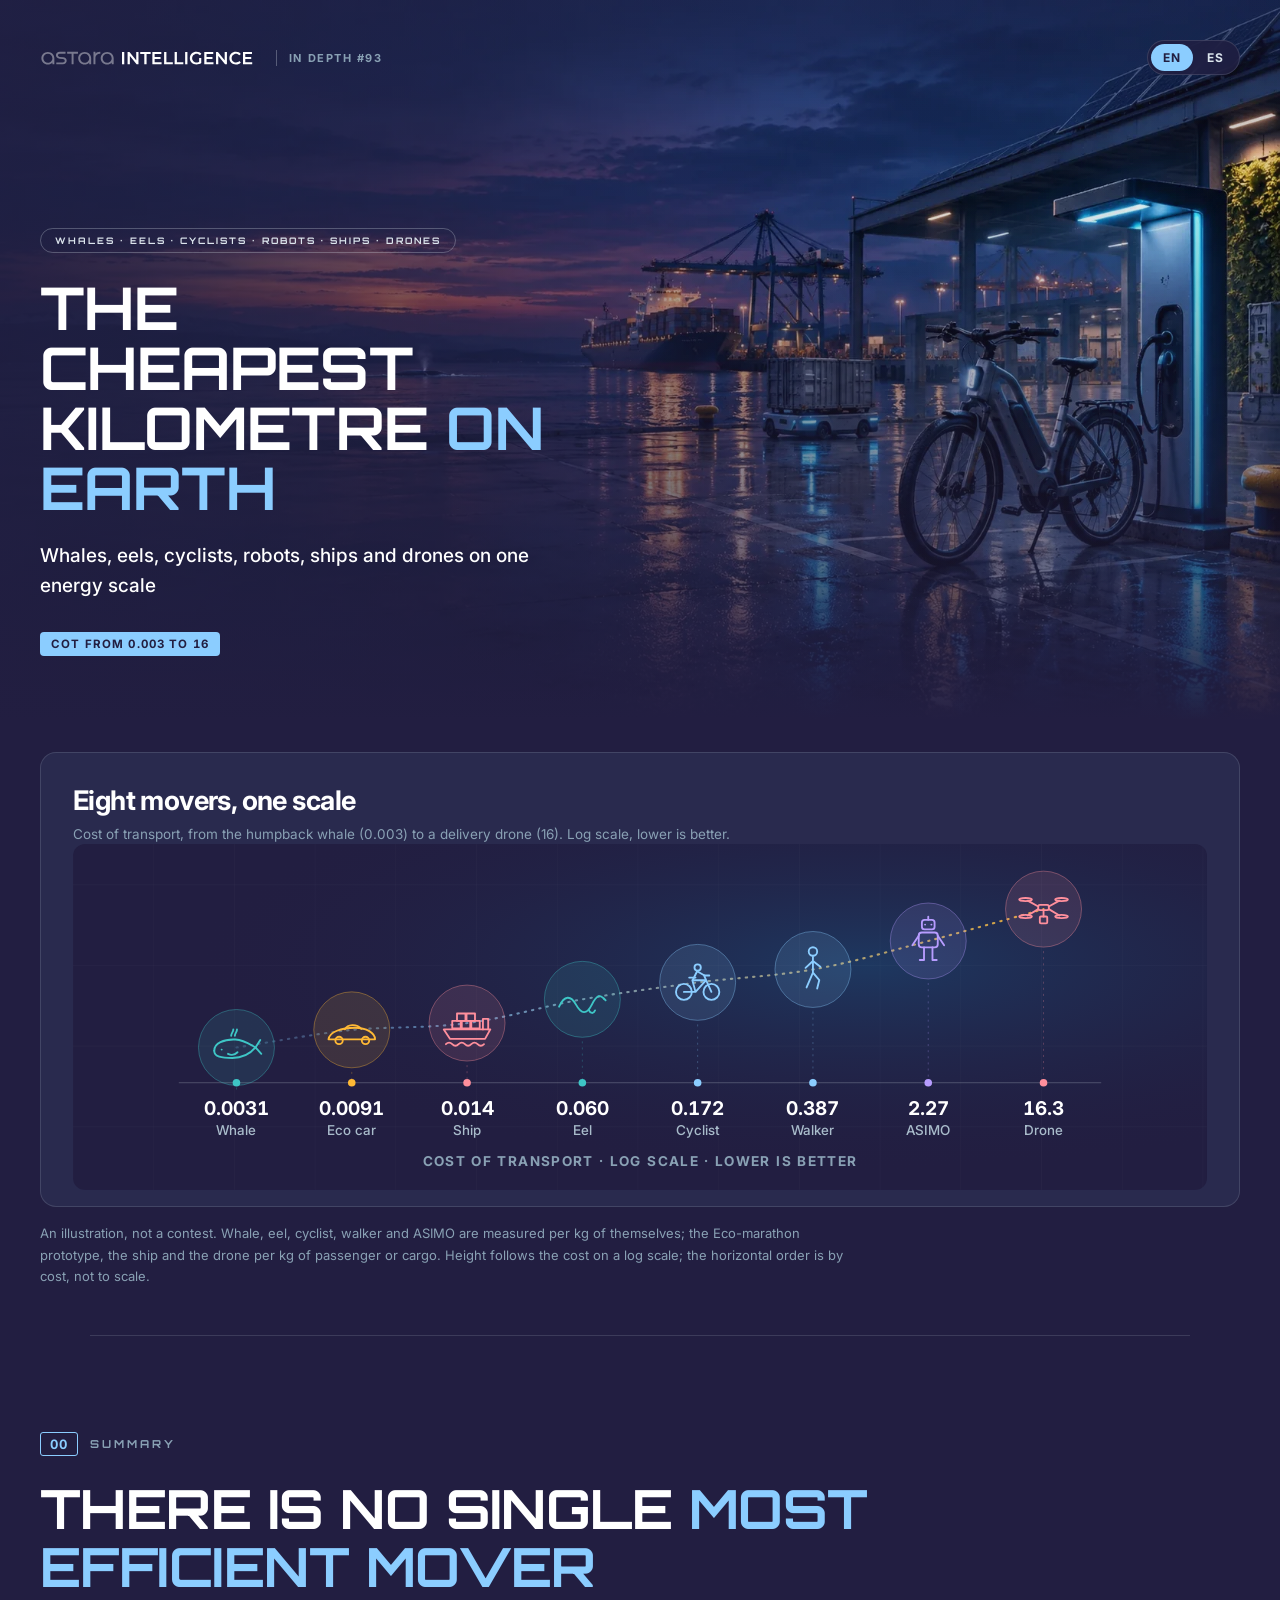
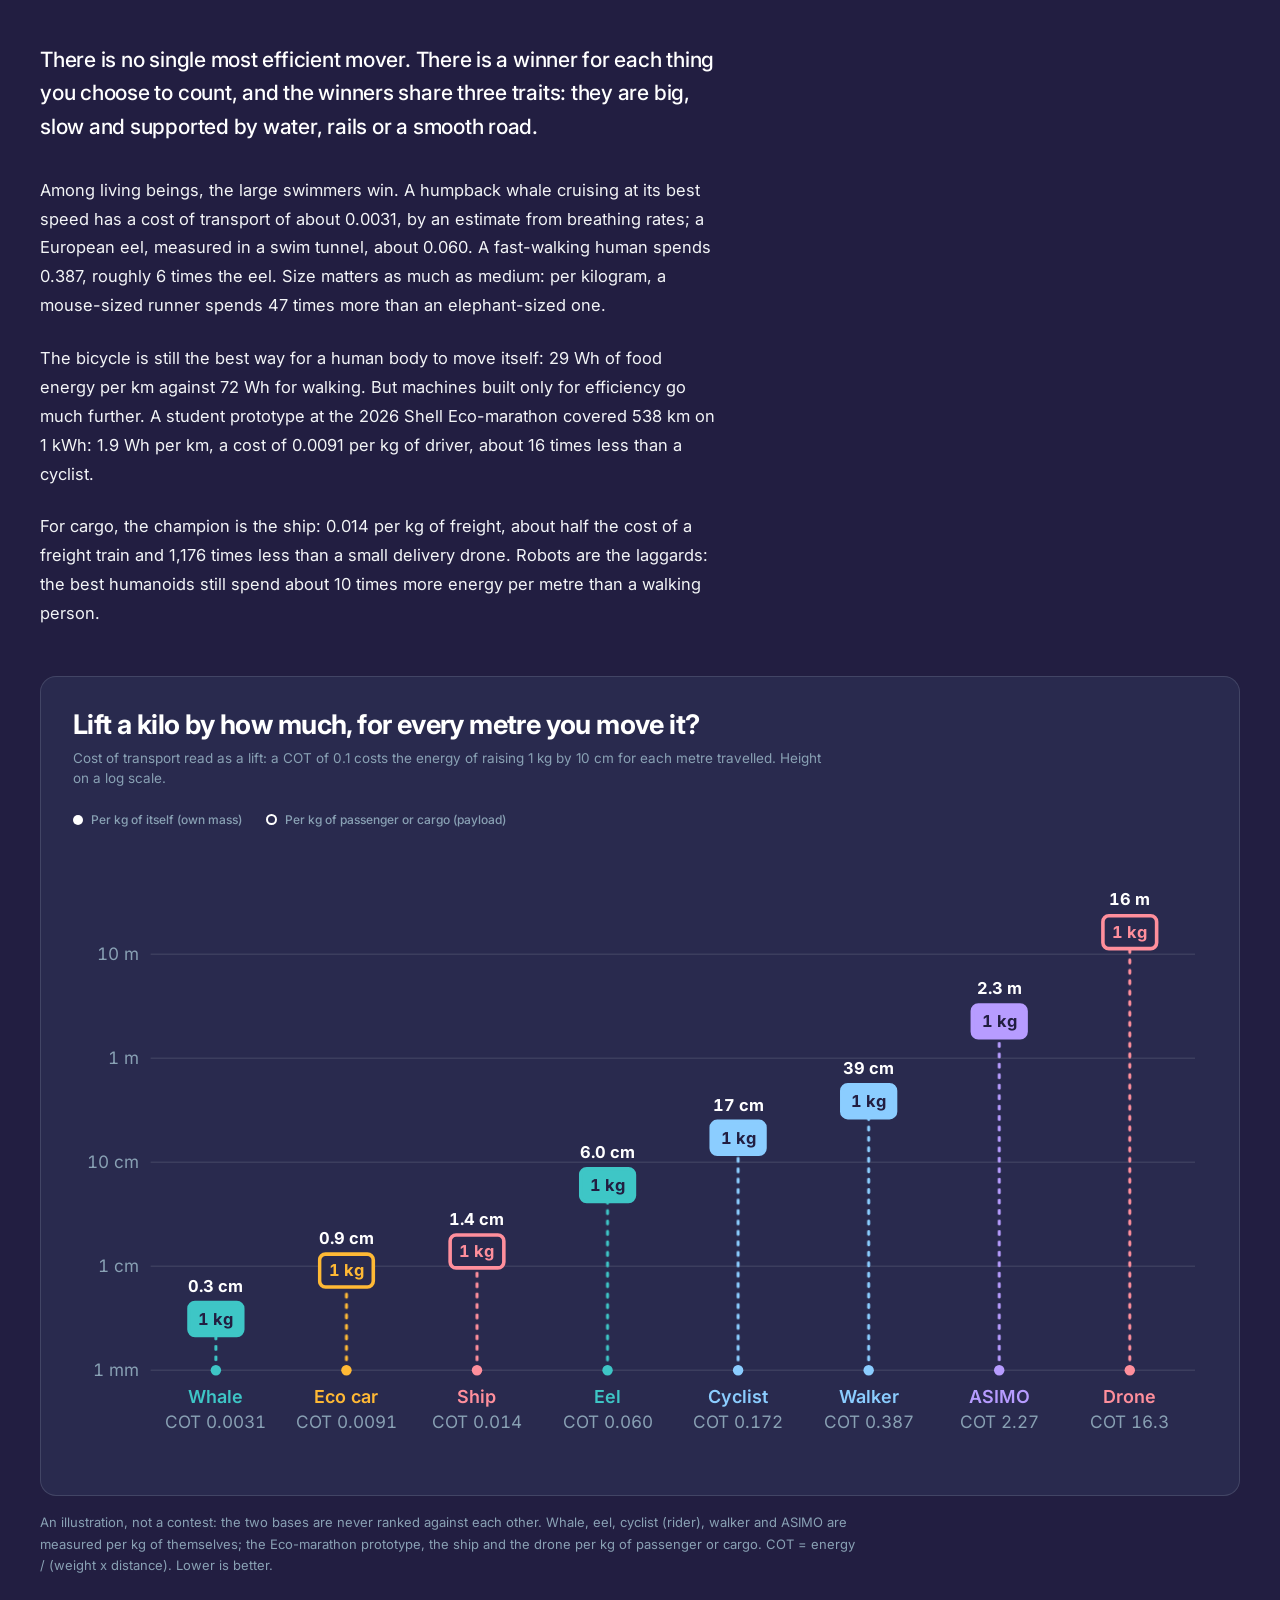
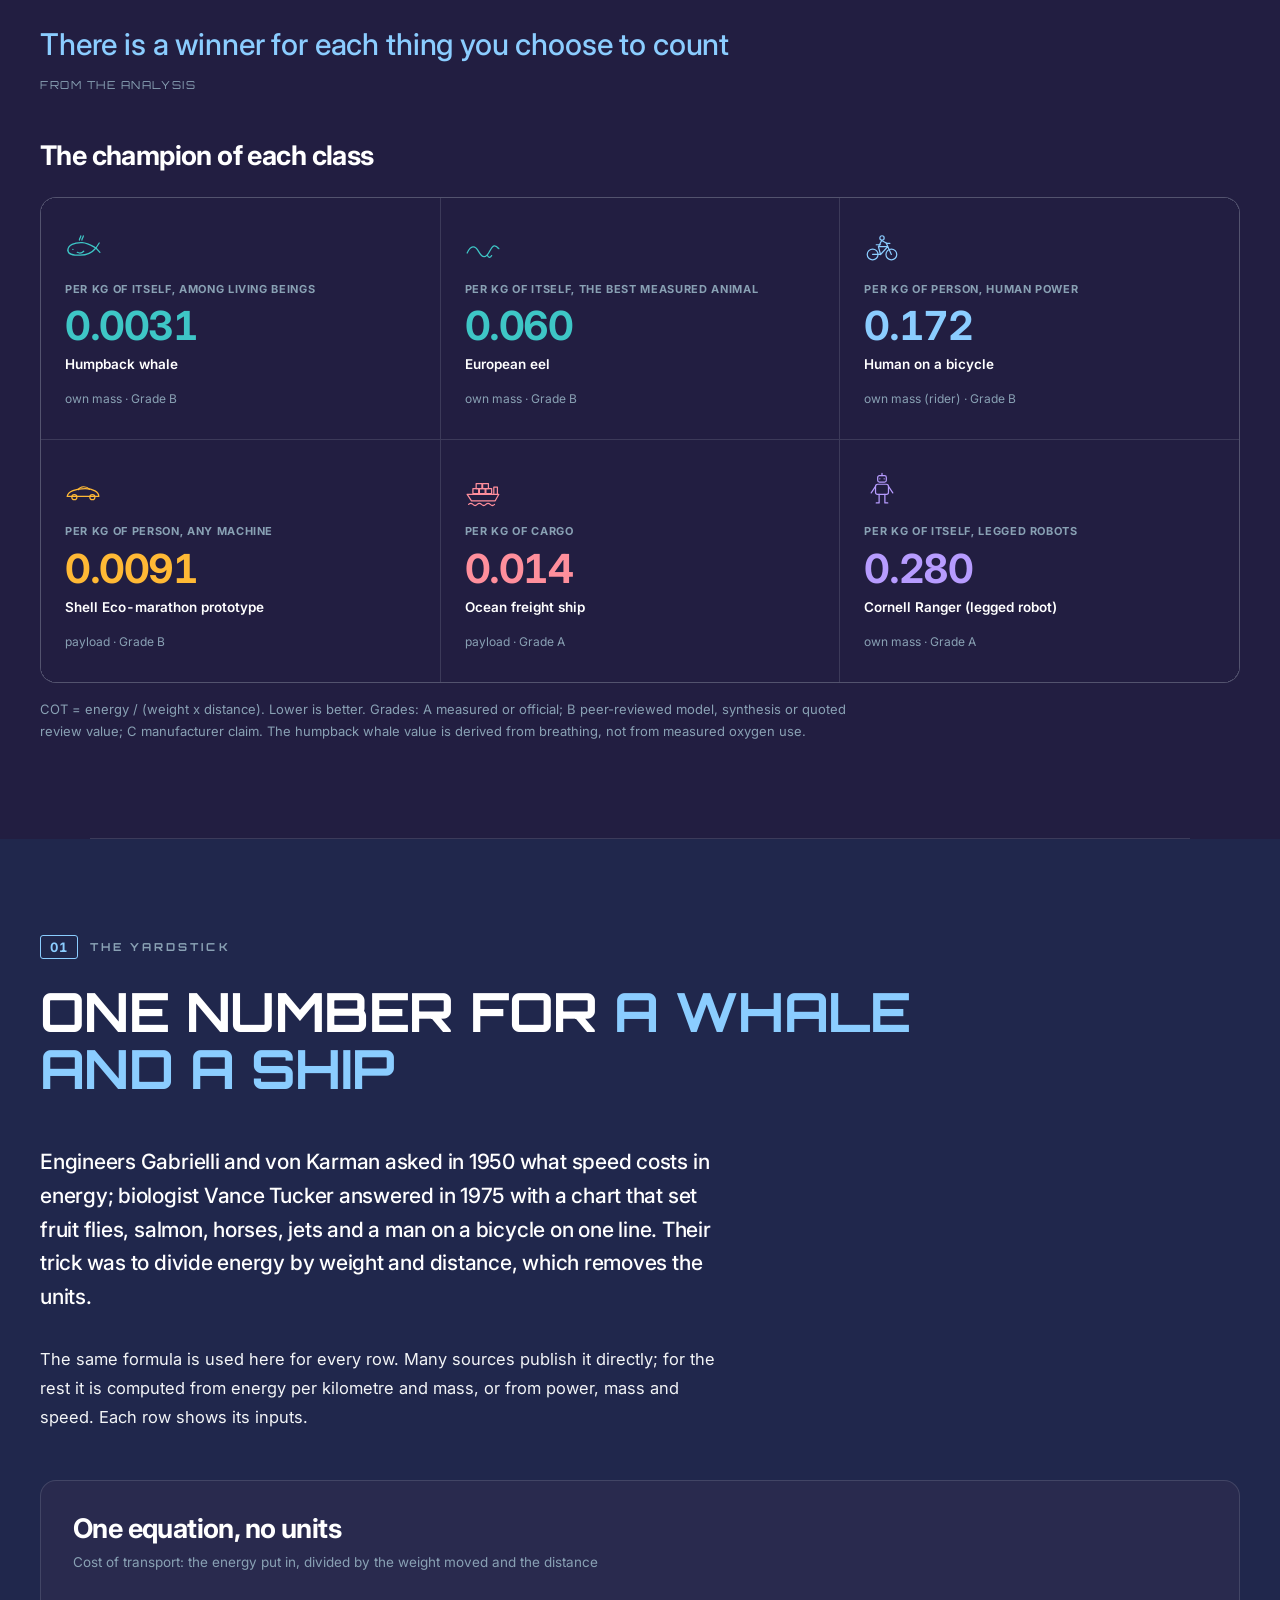
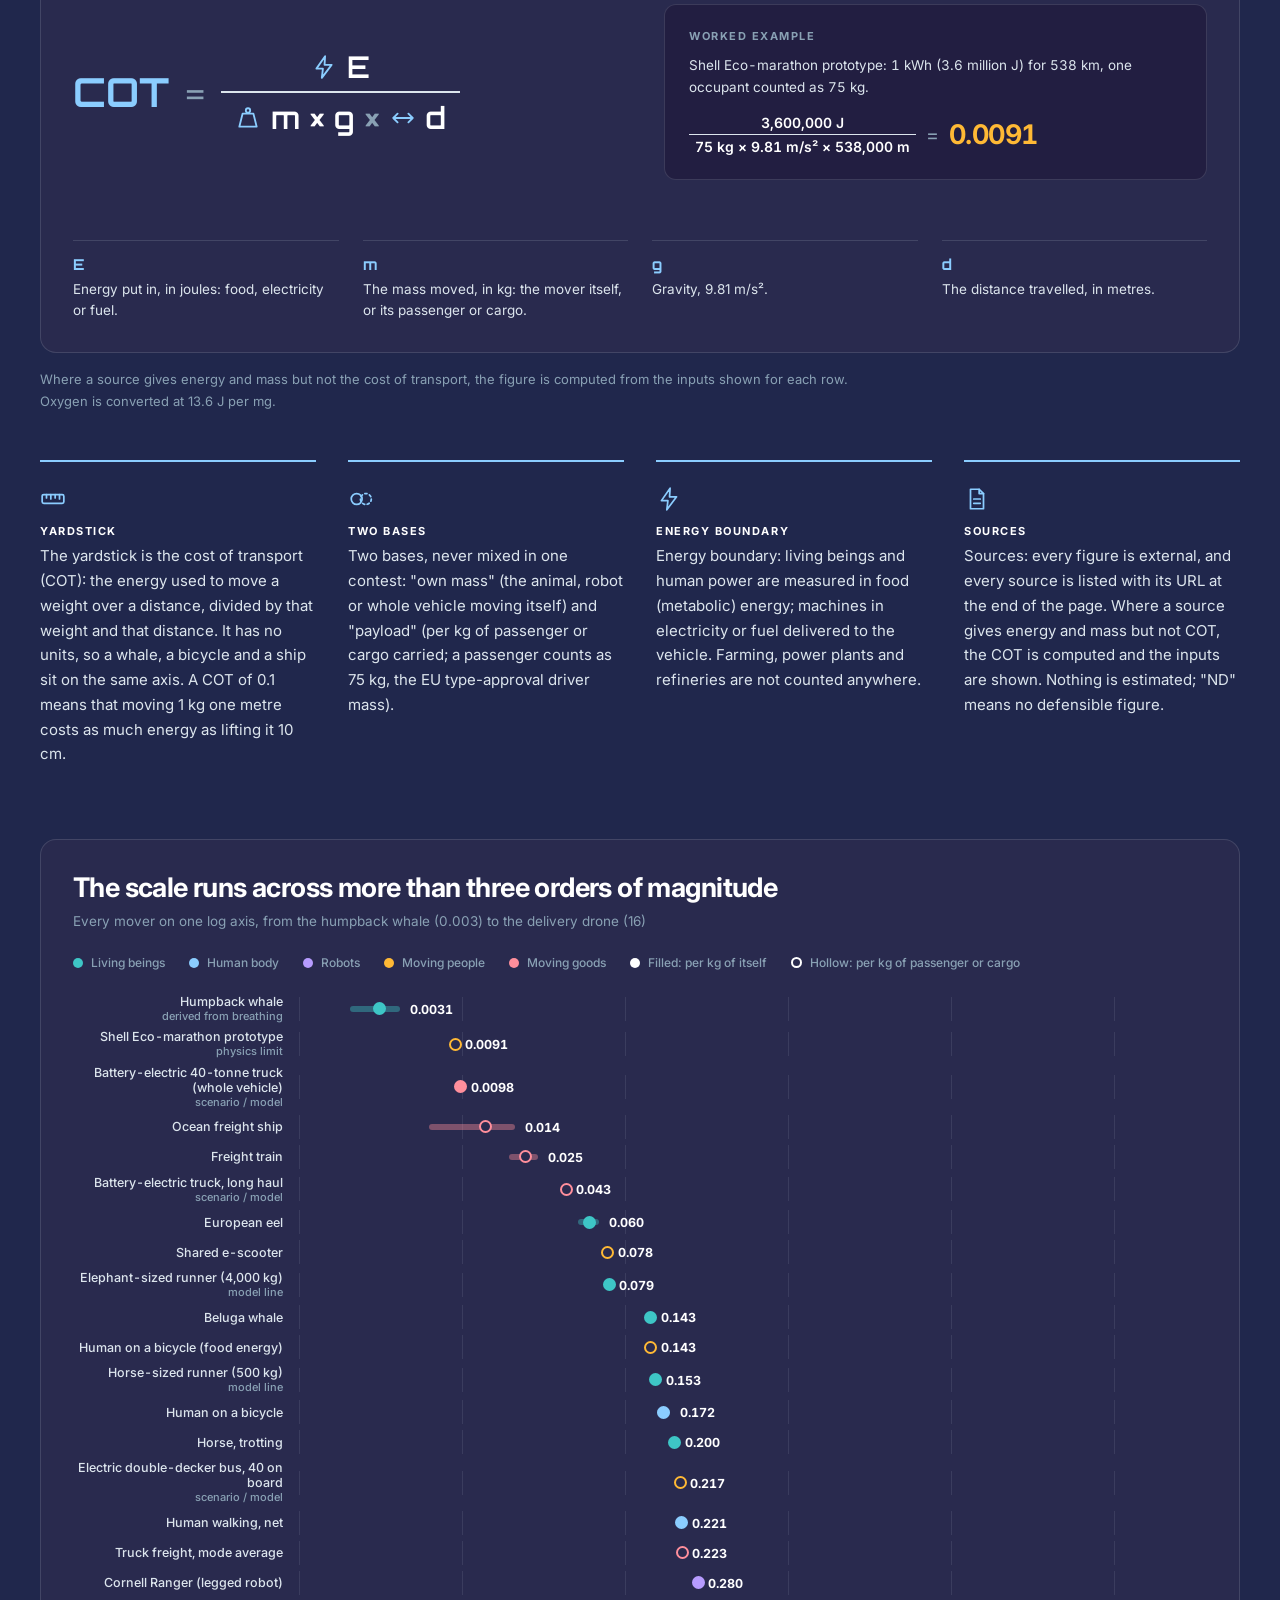
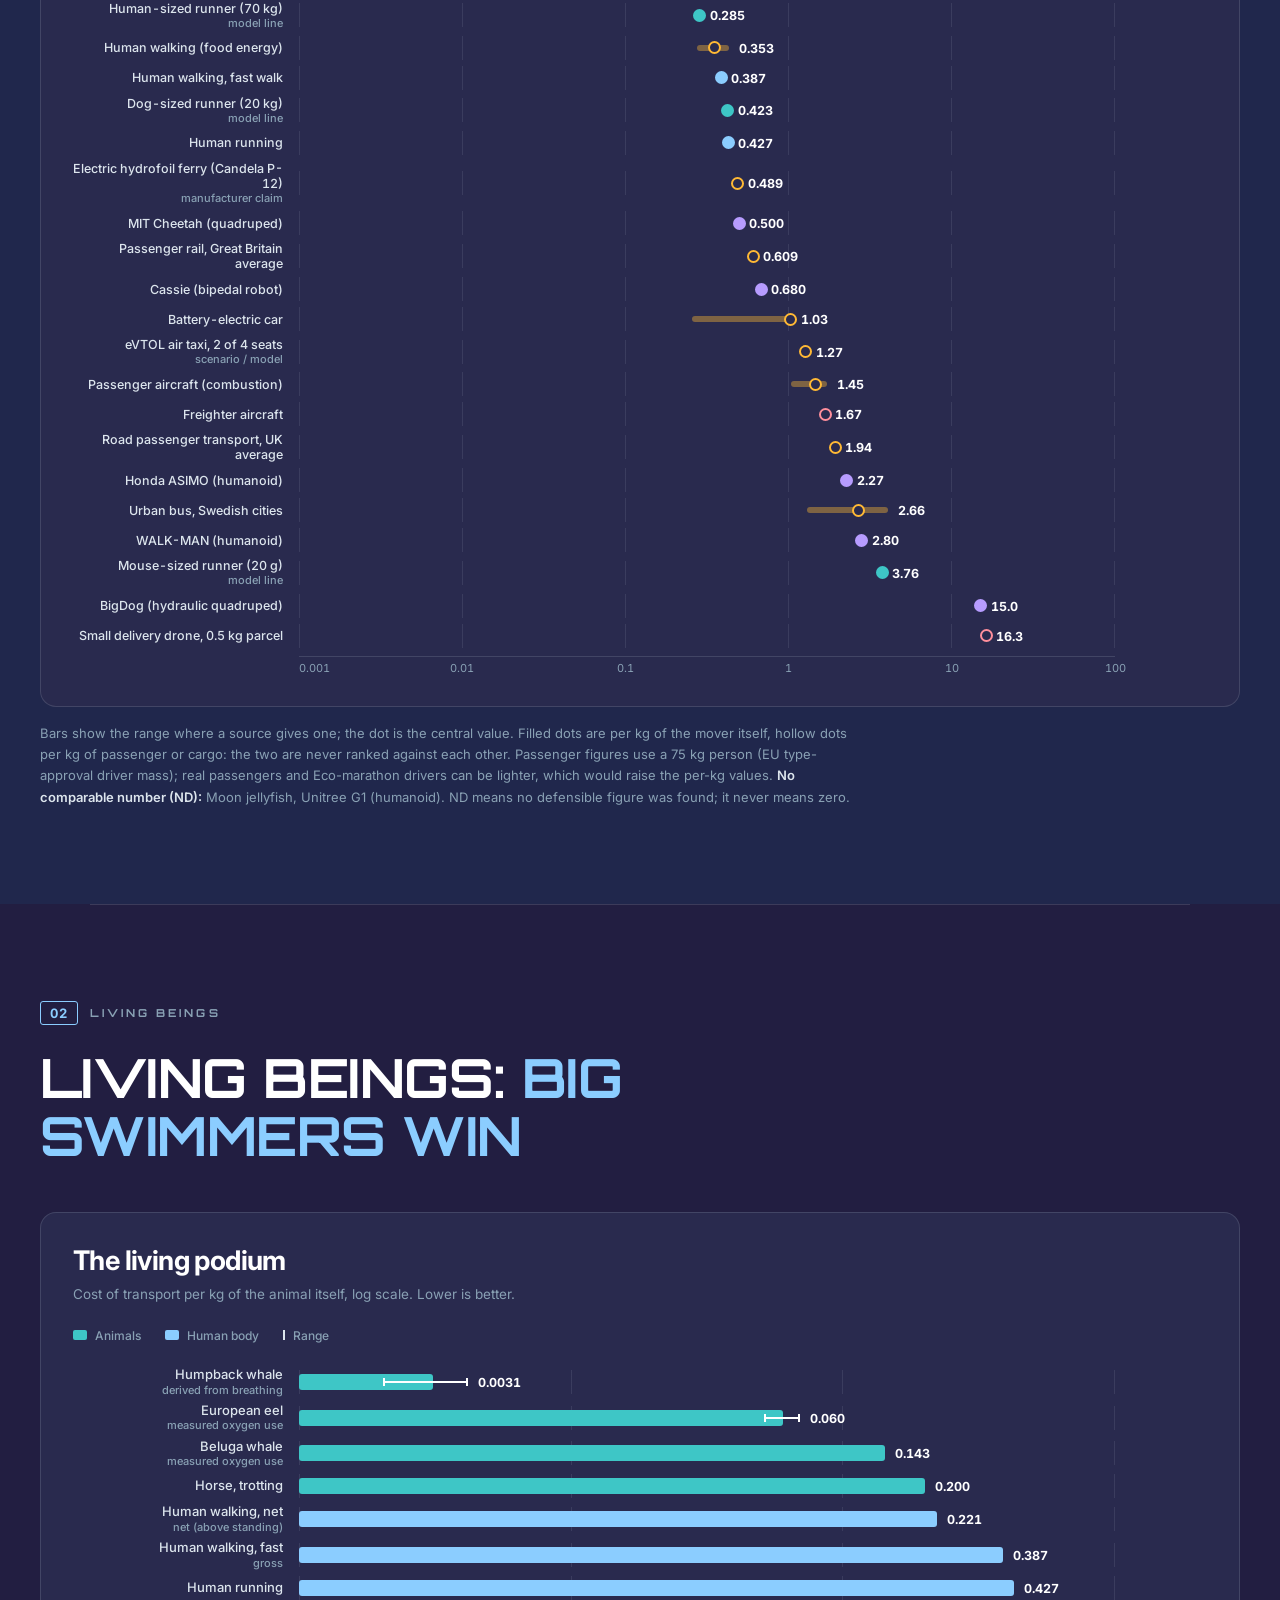
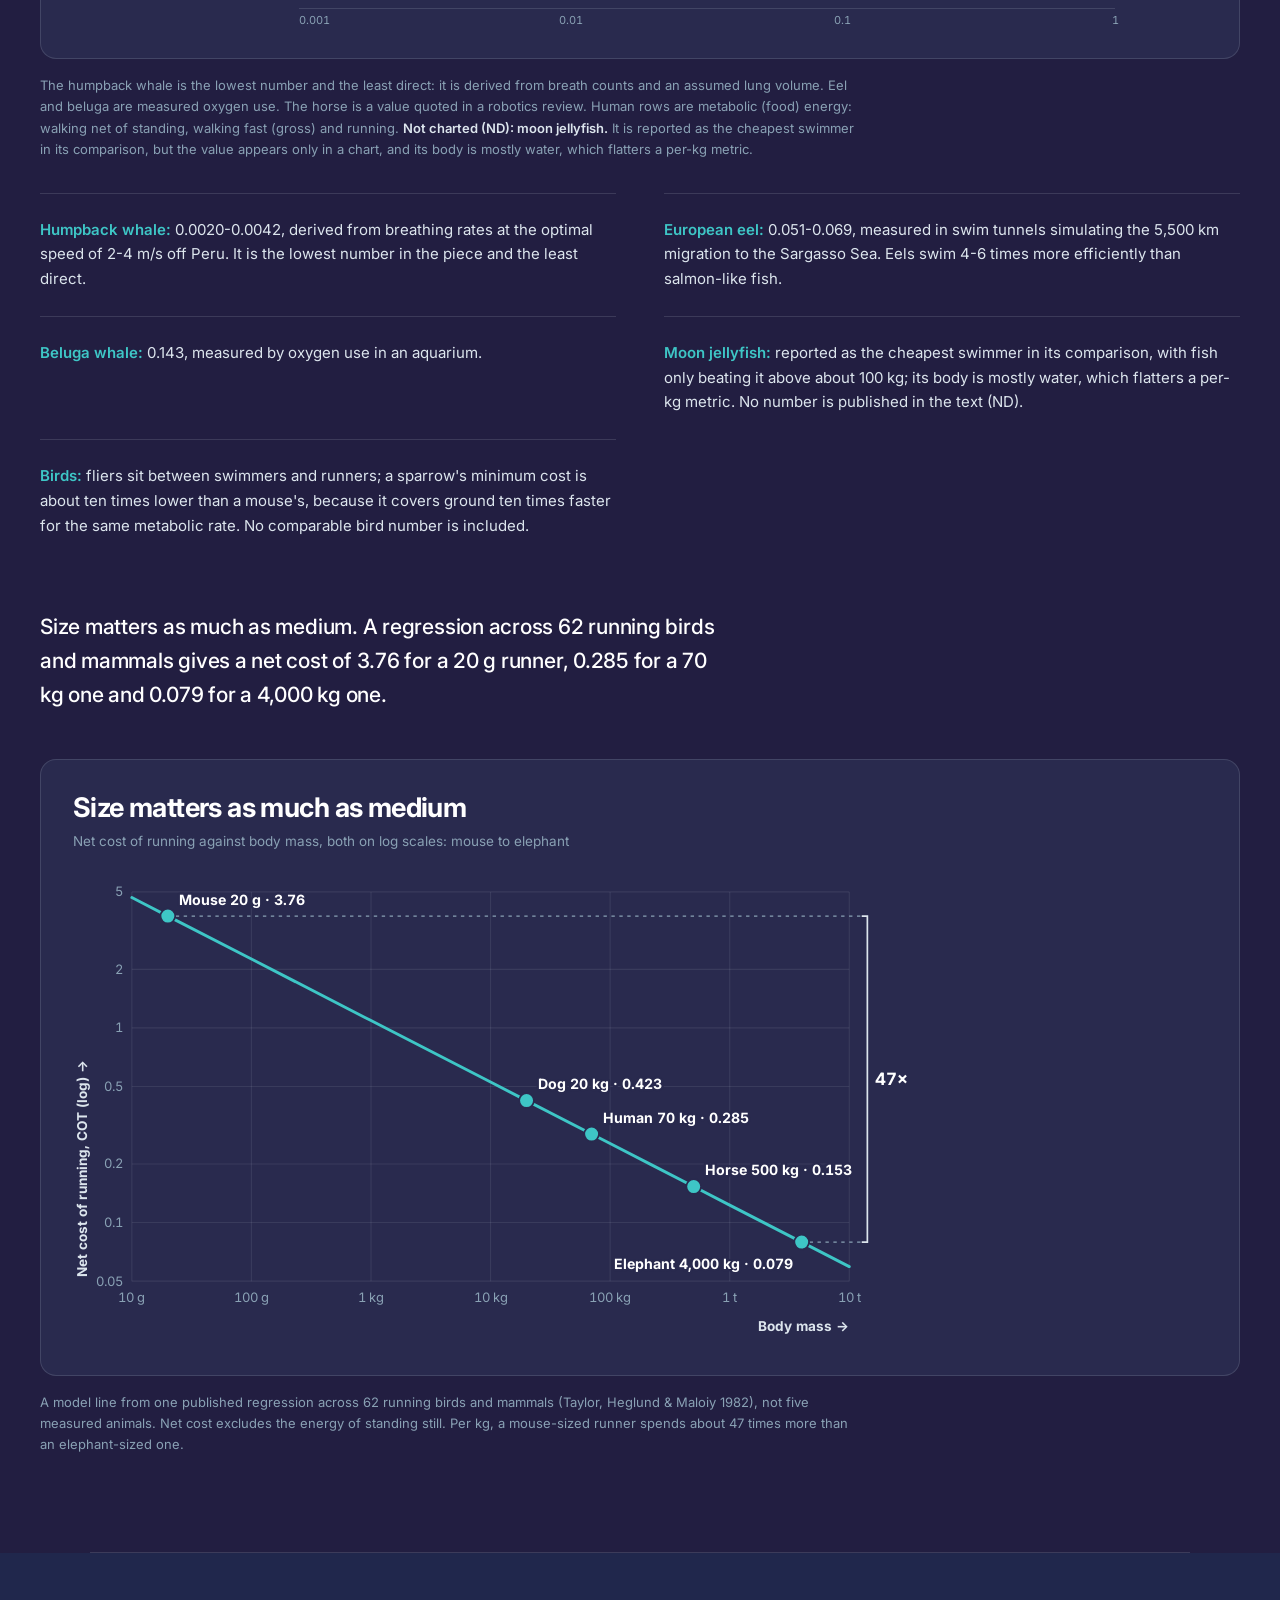
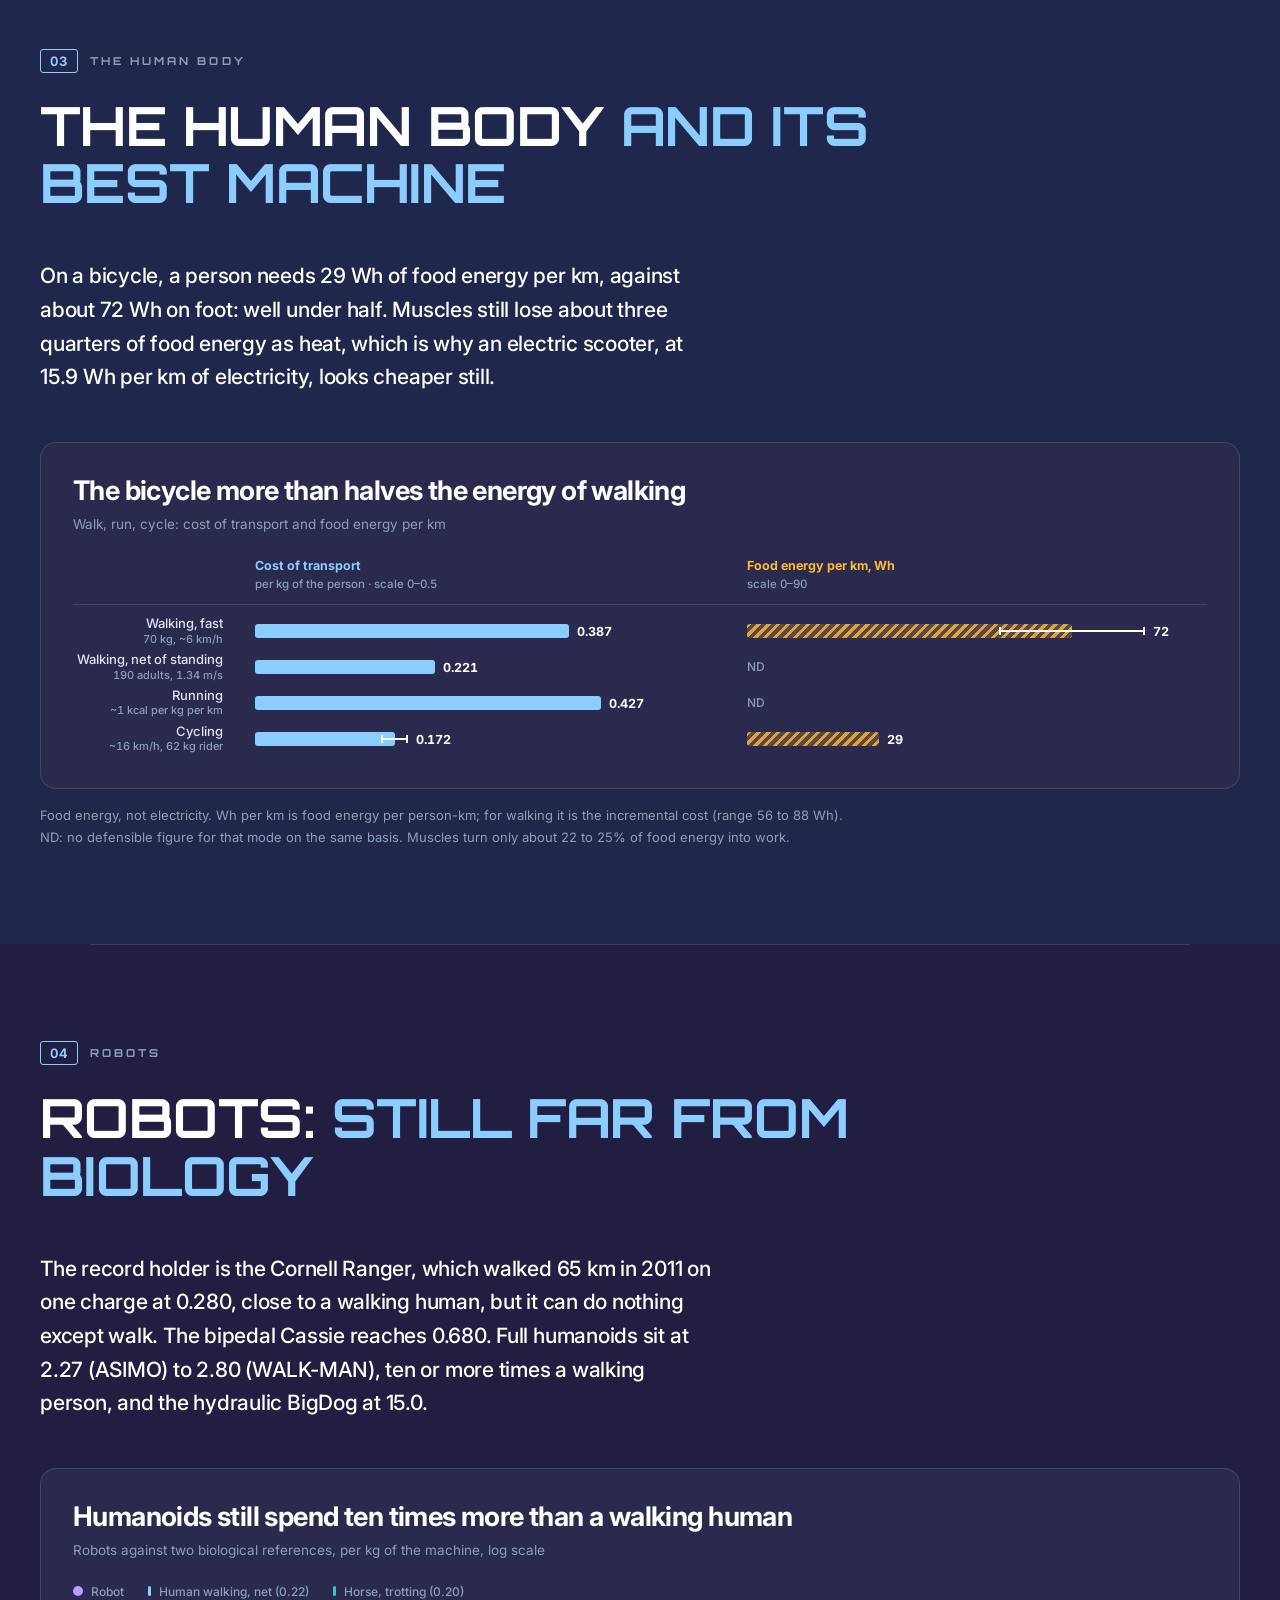
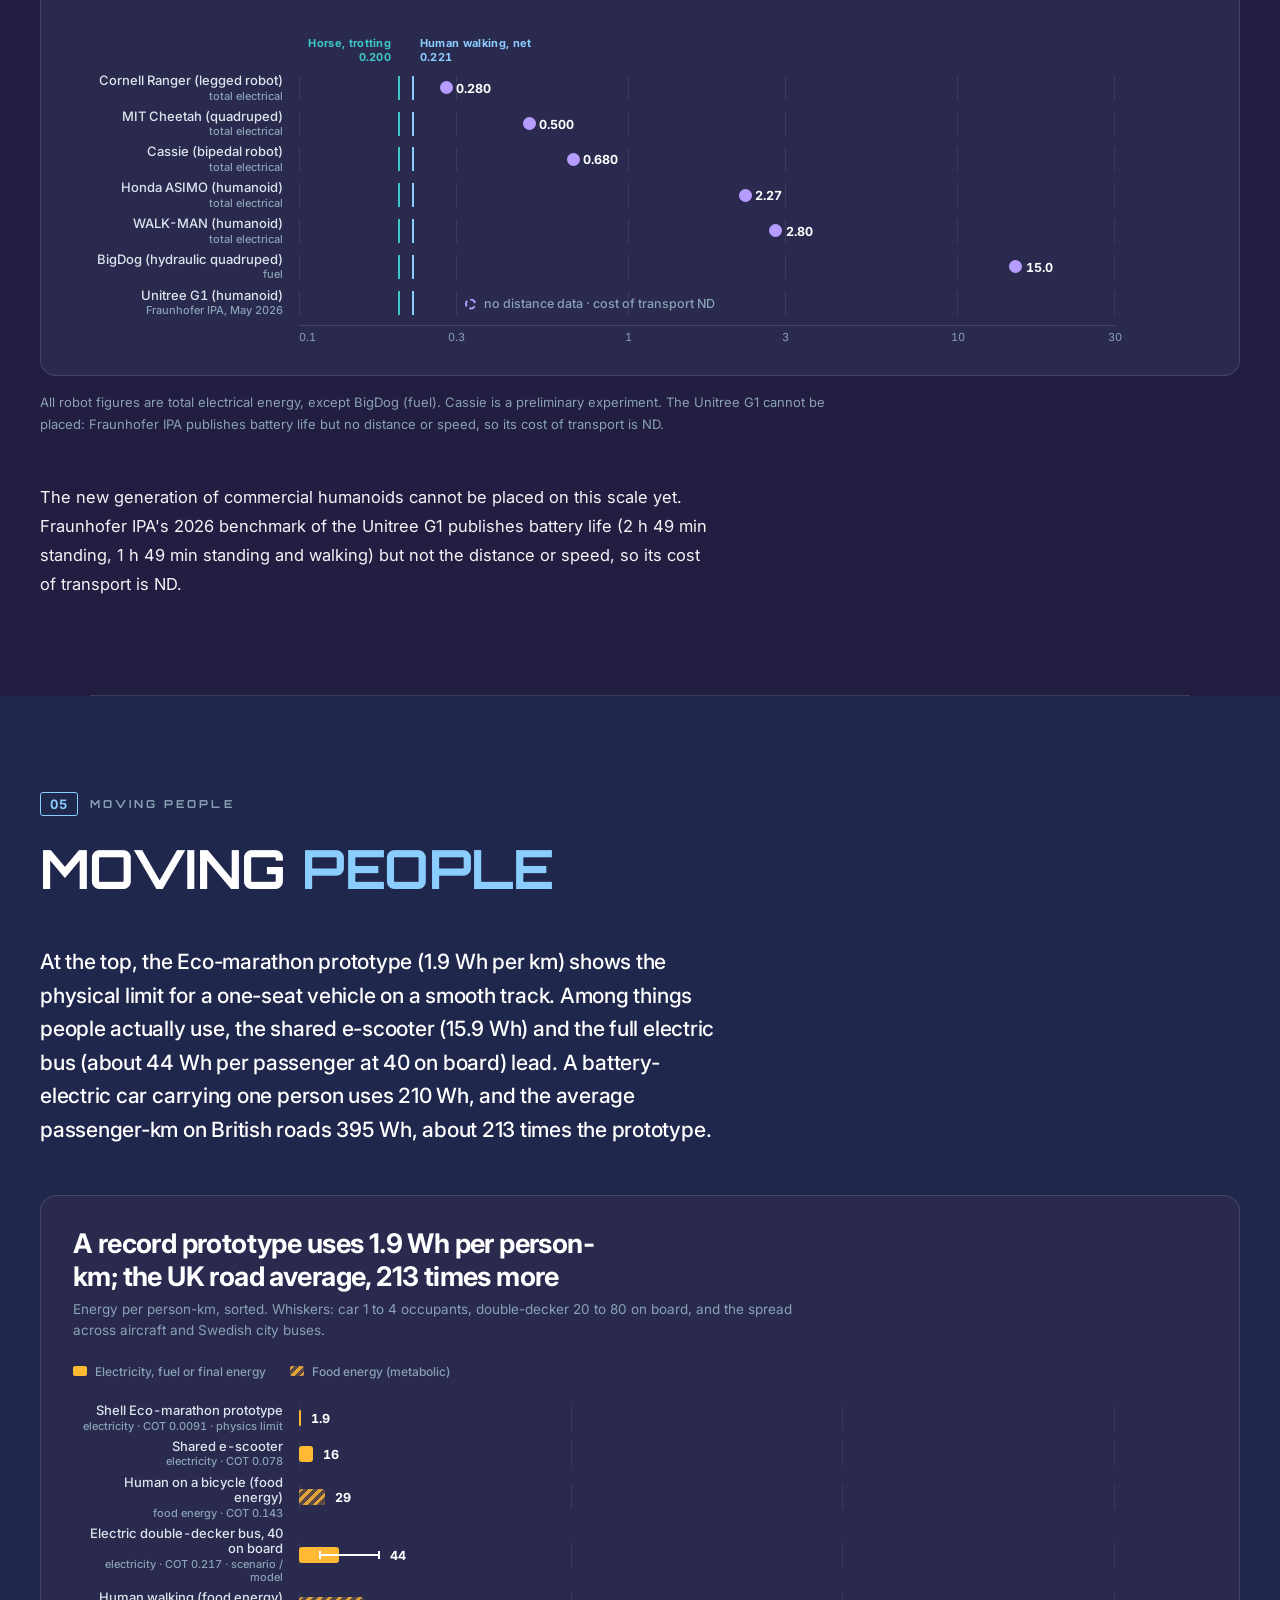
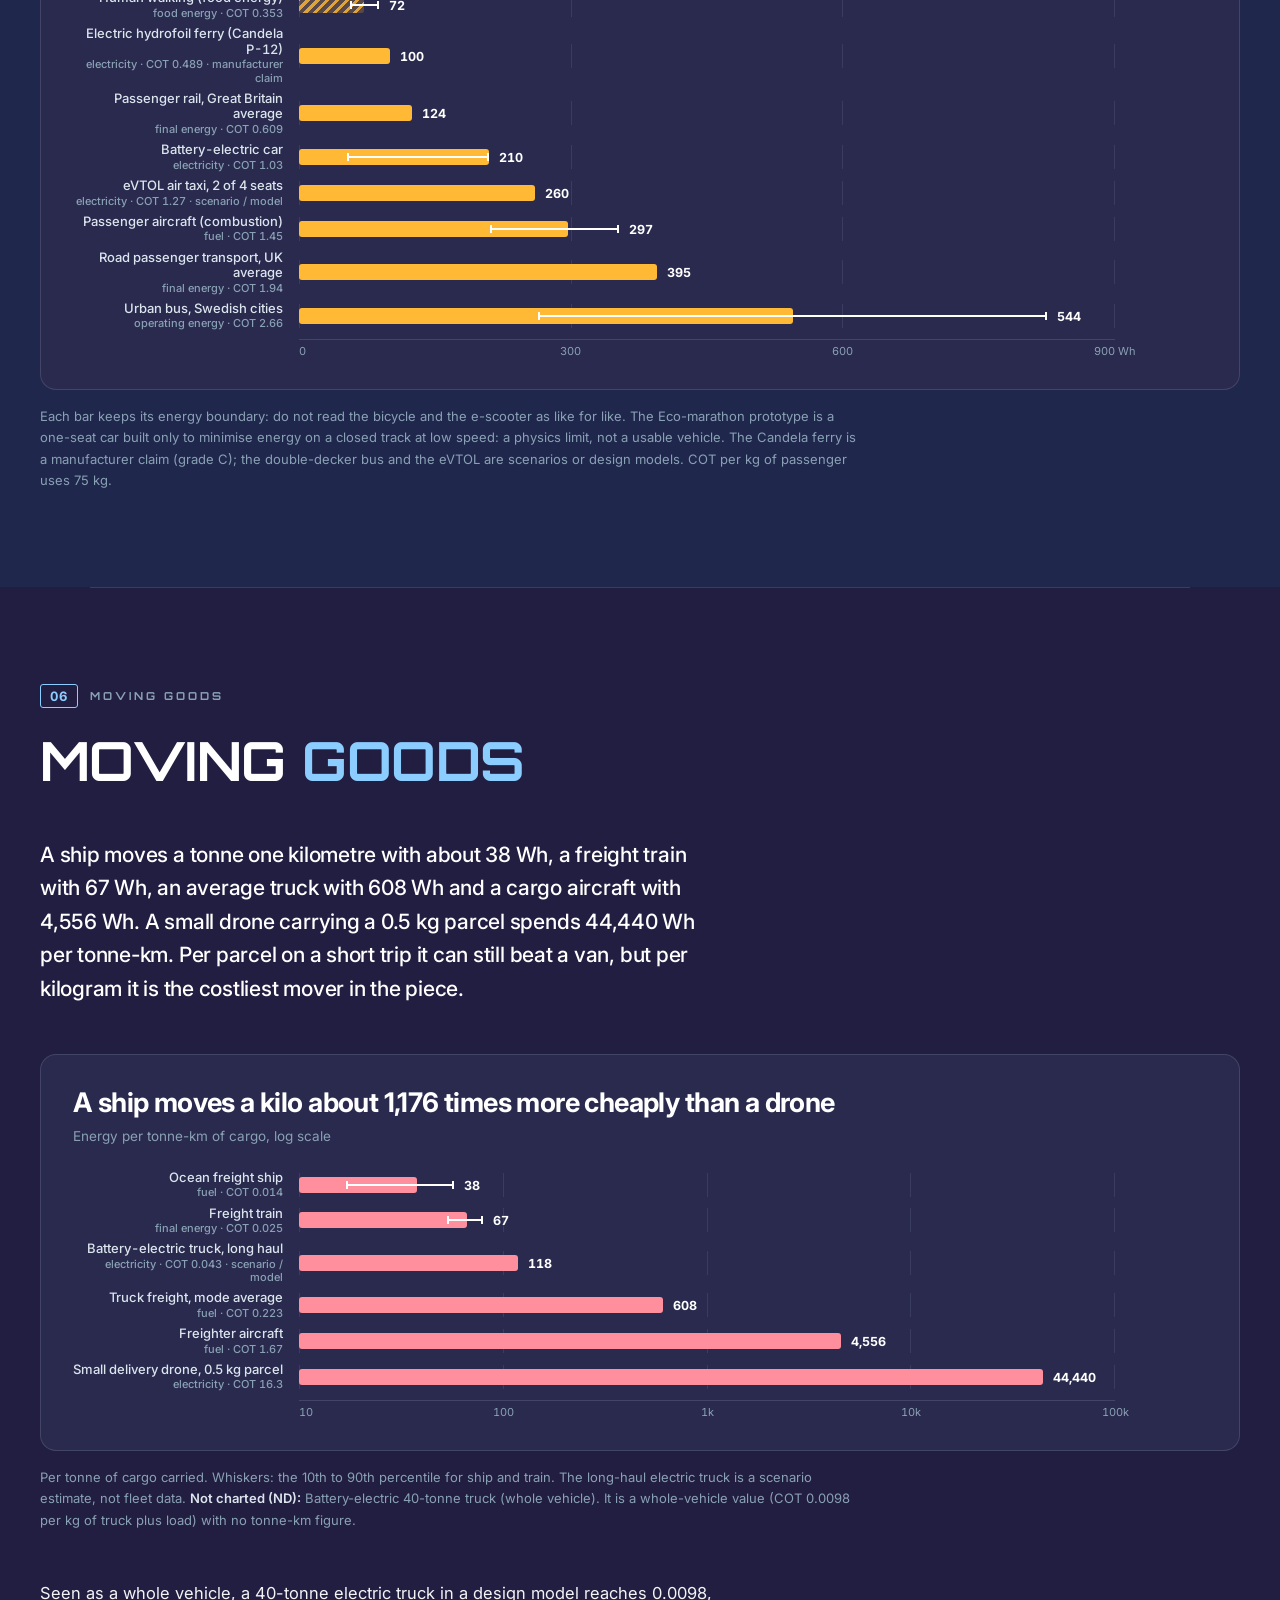
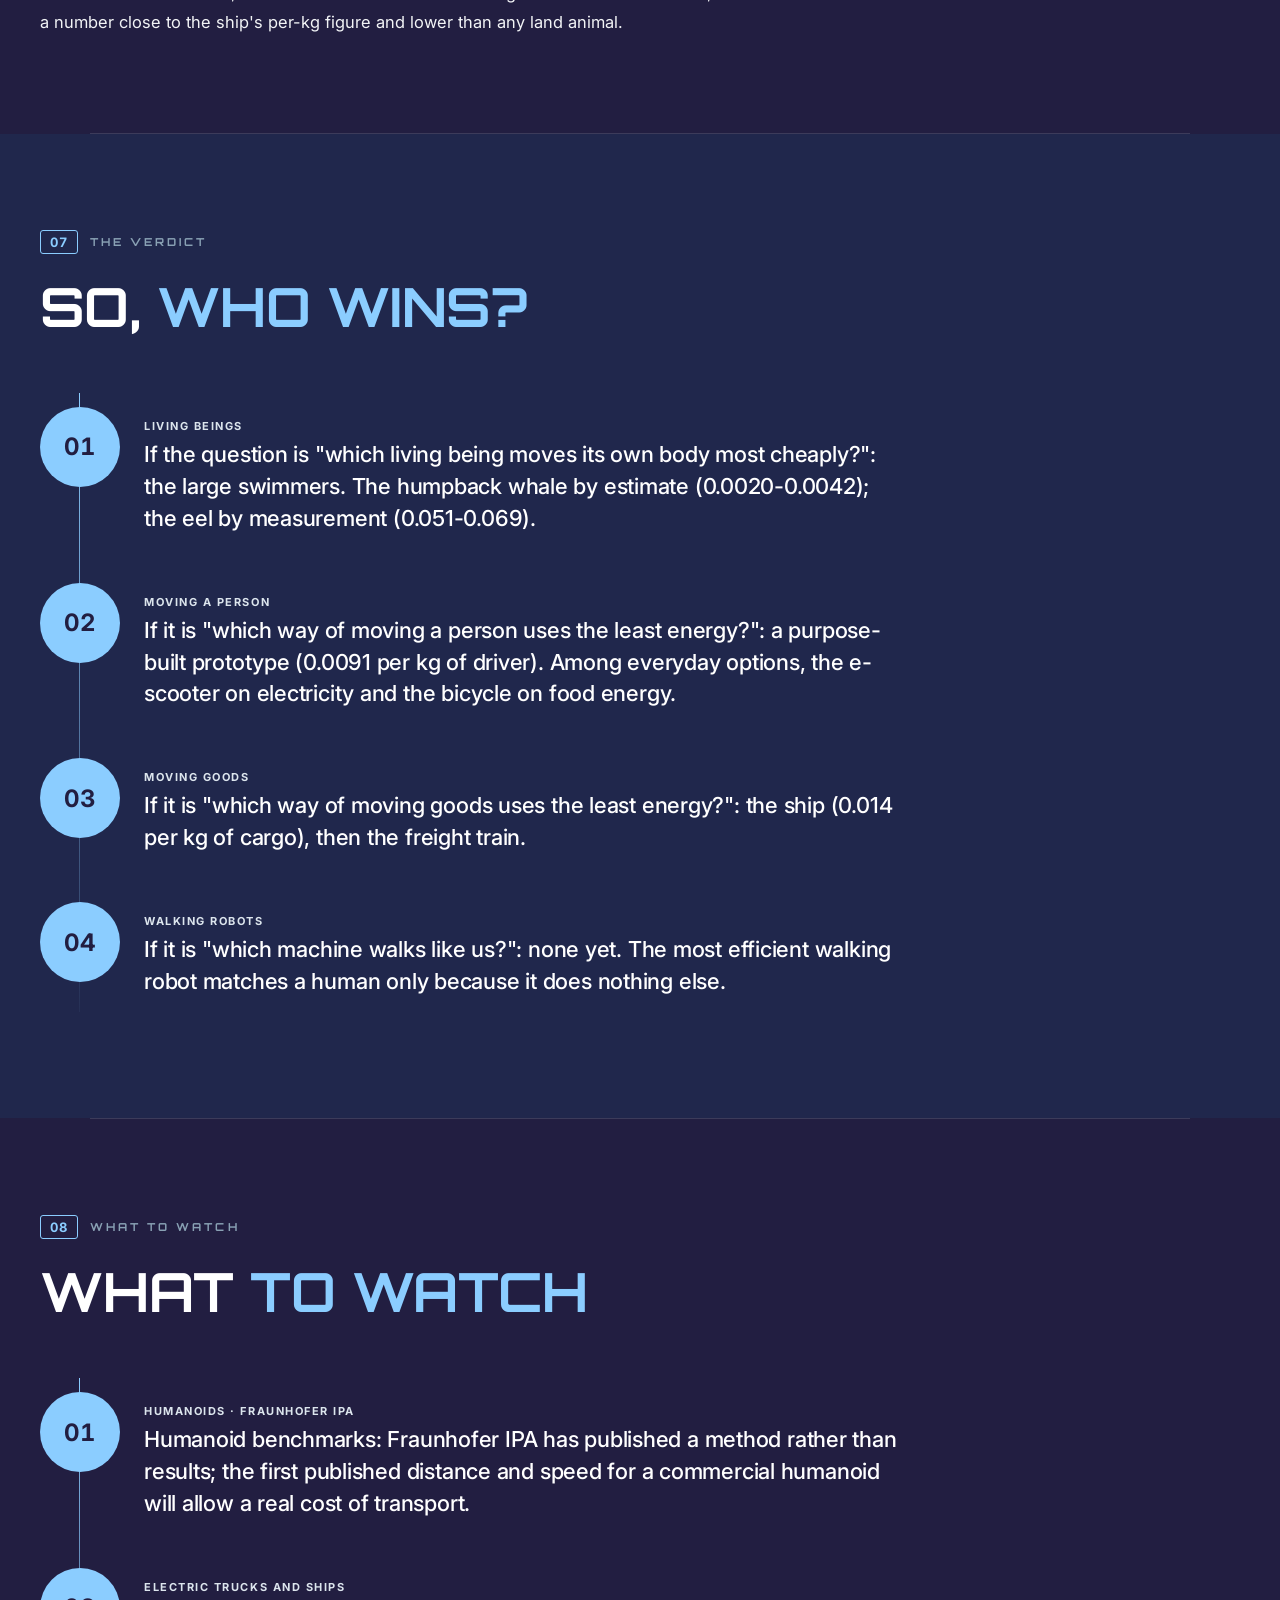
<file: index.html>
<!DOCTYPE html>
<!-- GENERATED by _build/build93.py from _build/body93.html, _build/i18n/*.json, the docx and the Excel. Do not edit this file: changes are lost on the next build. -->
<html lang="en"><head>
<meta charset="UTF-8">
<meta name="viewport" content="width=device-width, initial-scale=1.0">
<title>The Cheapest Kilometre on Earth | Astara Intelligence In Depth #93</title>
<meta name="description" content="Whales, eels, cyclists, robots, ships and drones on one energy scale. Astara Intelligence In Depth #93.">
<meta name="theme-color" content="#221E41">
<link rel="preconnect" href="https://fonts.googleapis.com">
<link rel="preconnect" href="https://fonts.gstatic.com" crossorigin>
<link href="https://fonts.googleapis.com/css2?family=Orbitron:wght@500;600;700&family=Inter:wght@400;500;600;700&display=swap" rel="stylesheet">
<link rel="preload" as="image" href="deploy/img/hero93-1672.webp" imagesrcset="deploy/img/hero93-840.webp 840w, deploy/img/hero93-1672.webp 1672w" imagesizes="100vw">
<style>
/* =====================================================================
   ASTARA INTELLIGENCE · IN DEPTH #93 — single, self-contained stylesheet
   (sections 1–6 inherited from #91/#92; section 7 holds the shared chart components, section 10 the #93 ones)
   1 tokens · 2 base · 3 cover · 4 chapters & reading · 5 images · 6 figures
   7 chapter components · 8 responsive · 9 motion · 10 #93 components
   ===================================================================== */

/* ---------- 1. TOKENS ---------- */
:root{
  /* palette — seven base colours; surfaces are tints/alphas of these */
  --bg:#221E41;            /* main purple */
  --blue-deep:#1A4D7A;     /* deep blue, used selectively */
  --accent:#8BCDFF;        /* protagonist */
  --txt:#FFFFFF;           /* headings, strong */
  --txt-body:#F2F4F6;      /* running text */
  --txt-sec:#DCE5ED;       /* secondary text, separators */
  --line-muted:#5A7A94;    /* strokes and graphic marks only (3.0:1 on cards) */
  --txt-muted:#89A1B4;     /* small labels: #5A7A94 lightened to >=4.6:1 on every surface */
  --bg-alt:#20274C;        /* alternate sections: #1A4D7A 20% over #221E41 */
  --bg-card:#292A4E;       /* cards: #8BCDFF 7% over #221E41 */
  --bg-nest:#252347;       /* panels nested inside cards */
  --track:#221E41;         /* bar tracks */
  --ink:#221E41;           /* dark text on light fills */
  --border:rgba(220,229,237,.14);

  /* category colours — charts, legends and chips only */
  --col-ev:#3EC6C6;--col-av:#8BCDFF;--col-cap:#B79CFF;--col-fail:#FF8F9C;--col-ship:#FFB935;
  /* #92: plugs are blue, pumps are amber, fleets are teal (EV) over grey (combustion) */
  --col-plug:#8BCDFF;--col-fast:#8BCDFF;--col-slow:#4677A6;--col-unsplit:#7E93A8;
  --col-pump:#FFB935;
  --col-bev:#3EC6C6;--col-phev:#1F8A8F;--col-ice:#454F72;
  --hatch-ev:repeating-linear-gradient(135deg,rgba(62,198,198,.75) 0 3px,rgba(62,198,198,.18) 3px 7px);
  --hatch-av:repeating-linear-gradient(135deg,rgba(139,205,255,.55) 0 3px,transparent 3px 7px);
  --hatch-pump:repeating-linear-gradient(135deg,rgba(255,185,53,.8) 0 3px,rgba(255,185,53,.22) 3px 7px);

  /* type */
  --font-d:"Orbitron",sans-serif;
  --font-b:"Inter",system-ui,-apple-system,"Segoe UI",sans-serif;   /* #92: Inter for body text, numbers and UI */
  --fs-display:clamp(36px,6.2vw,74px);
  --fs-h1:clamp(28px,4.6vw,54px);
  --fs-h2:clamp(20px,2.4vw,27px);
  --fs-h3:clamp(17px,1.9vw,20px);
  --fs-lead:clamp(17.5px,2vw,21px);
  --fs-body:16px;
  --fs-card:14.5px;
  --fs-small:13.5px;
  --fs-caption:13px;
  --fs-label:11px;
  --fs-kpi-xl:clamp(46px,6.4vw,74px);
  --fs-kpi-l:clamp(28px,3.6vw,40px);
  --fs-kpi-m:clamp(21px,2.4vw,27px);
  --fs-kpi-s:clamp(16.5px,1.8vw,19.5px);
  --ls-label:.14em;

  /* space (8-pt rhythm) */
  --g:16px;                /* page gutter */
  --sp-1:8px;--sp-2:12px;--sp-3:16px;--sp-4:24px;--sp-5:32px;--sp-6:48px;--sp-7:64px;--sp-8:96px;
  --wide:1240px;--read:68ch;
  --r-card:16px;--r-sm:12px;
  --ease:cubic-bezier(.16,1,.3,1);
}
@media(min-width:480px){:root{--g:24px;}}
@media(min-width:768px){:root{--g:40px;--fs-body:16.5px;--fs-card:15px;}}

/* ---------- 2. BASE ---------- */
*,*::before,*::after{box-sizing:border-box;margin:0;padding:0;}
html{scroll-behavior:smooth;overflow-x:hidden;}
body{background:var(--bg);color:var(--txt-body);font-family:var(--font-b);-webkit-font-smoothing:antialiased;overflow-x:hidden;}
img{max-width:100%;height:auto;display:block;}
a{color:var(--accent);}
a:hover{color:#B3DDFF;}
.sr-only{position:absolute;width:1px;height:1px;padding:0;margin:-1px;overflow:hidden;clip:rect(0,0,0,0);white-space:nowrap;border:0;}
.num{font-variant-numeric:lining-nums tabular-nums;}
.section-divider{height:1px;background:var(--border);max-width:1100px;margin:0 auto;}
.wide{max-width:var(--wide);margin-left:auto;margin-right:auto;}
.reading{max-width:var(--read);}

html{scrollbar-color:var(--line-muted) var(--bg);}
::selection{background:rgba(139,205,255,.32);color:var(--txt);}
:focus-visible{outline:2px solid var(--accent);outline-offset:3px;border-radius:4px;}
a{text-underline-offset:3px;text-decoration-thickness:1px;}
body{caret-color:var(--accent);}

/* ---------- 3. COVER ---------- */
/* Same language as the #88/#90 covers: full-bleed image, darkened with a purple gradient,
   text at the left. Below 900px the image sits above the title, uncropped. */
.cover{position:relative;background:var(--bg);overflow:hidden;}
.cover__topbar{position:relative;z-index:3;display:flex;align-items:center;gap:12px;flex-wrap:wrap;row-gap:8px;padding:var(--g) var(--g) 0;}
.cover__divider{width:1px;height:16px;background:rgba(220,229,237,.3);flex:none;}
.cover__label{font-family:var(--font-b);font-size:var(--fs-label);font-weight:700;letter-spacing:var(--ls-label);color:var(--txt-muted);text-transform:uppercase;white-space:nowrap;font-variant-numeric:lining-nums tabular-nums;}
.cover__photo{position:relative;margin:0;}
.cover__photo img{width:100%;aspect-ratio:16/9;object-fit:cover;}
.cover__photo::after{content:"";position:absolute;inset:0;pointer-events:none;background:linear-gradient(180deg,rgba(34,30,65,.35) 0%,rgba(34,30,65,0) 30%,var(--bg) 100%);}
.cover__content{position:relative;z-index:2;padding:0 var(--g) var(--sp-6);margin-top:calc(-1*clamp(48px,12vw,110px));}
.cover__pill{display:inline-flex;border:1px solid rgba(220,229,237,.28);border-radius:20px;padding:6px 14px;margin-bottom:var(--sp-4);}
.cover__pill span{font-family:var(--font-d);font-size:9px;font-weight:700;letter-spacing:2px;color:var(--txt-sec);text-transform:uppercase;}
.cover__title{font-family:var(--font-d);font-size:var(--fs-display);font-weight:700;line-height:1.02;letter-spacing:-.01em;color:var(--txt);text-transform:uppercase;margin-bottom:var(--sp-4);}
.cover__title span{color:var(--accent);}
.cover__sub{font-size:clamp(16px,1.7vw,19px);font-weight:500;line-height:1.55;color:var(--txt);max-width:520px;}
.cover__meta{margin-top:var(--sp-5);display:flex;gap:var(--sp-4);flex-wrap:wrap;align-items:center;}
.cover__date{font-family:var(--font-b);font-size:12px;font-weight:600;letter-spacing:var(--ls-label);color:var(--txt-muted);text-transform:uppercase;font-variant-numeric:lining-nums tabular-nums;}
.cover__tag{font-family:var(--font-b);font-size:11.5px;font-weight:700;letter-spacing:.1em;color:var(--ink);background:var(--accent);padding:5px 11px;border-radius:4px;text-transform:uppercase;font-variant-numeric:lining-nums tabular-nums;}
@media(min-width:900px){
  .cover{display:flex;flex-direction:column;width:100%;aspect-ratio:16/9;min-height:560px;max-height:780px;}
  .cover__photo{position:absolute;inset:0;}
  .cover__photo img{height:100%;aspect-ratio:auto;object-position:center 52%;}
  .cover__photo::after{background:
    linear-gradient(90deg,rgba(34,30,65,.80) 0%,rgba(34,30,65,.50) 34%,rgba(34,30,65,.16) 60%,rgba(34,30,65,.06) 100%),
    linear-gradient(180deg,rgba(34,30,65,.40) 0%,rgba(34,30,65,0) 28%,rgba(34,30,65,.60) 80%,var(--bg) 100%);}
  .cover__content{margin-top:auto;padding:0 var(--g) var(--sp-7);}
  .cover__title{font-size:clamp(34px,4.6vw,64px);max-width:min(40vw,560px);}
}

.cover__title span.amber,.chapter-title span.amber{color:var(--col-pump);}

/* ---------- 4. CHAPTERS & READING ---------- */
.sec{--sec-bg:var(--bg);padding:var(--sp-7) var(--g);}
.sec--alt{--sec-bg:var(--bg-alt);background:var(--bg-alt);}
@media(min-width:768px){.sec{padding:var(--sp-8) var(--g);}}
.chapter-head{margin-bottom:var(--sp-6);}
.chapter-label{display:flex;align-items:center;gap:var(--sp-2);margin-bottom:var(--sp-4);}
.chapter-num{font-family:var(--font-b);font-size:13px;font-weight:700;letter-spacing:.06em;color:var(--accent);border:1px solid var(--accent);padding:3px 9px;border-radius:3px;font-variant-numeric:lining-nums tabular-nums;}
.chapter-label-text{font-family:var(--font-d);font-size:var(--fs-label);font-weight:700;letter-spacing:.28em;color:var(--txt-muted);text-transform:uppercase;}
.chapter-title{font-family:var(--font-d);font-size:var(--fs-h1);font-weight:700;line-height:1.06;letter-spacing:-.01em;color:var(--txt);text-transform:uppercase;max-width:900px;}
.chapter-title span{color:var(--accent);}

.body-text{font-size:var(--fs-body);line-height:1.75;font-weight:400;color:var(--txt-body);margin-bottom:var(--sp-4);}
.reading .body-text:last-child{margin-bottom:0;}
.lead-para{font-size:var(--fs-lead);font-weight:500;line-height:1.6;letter-spacing:-.011em;color:var(--txt);margin-bottom:var(--sp-5);}
.gap-top{margin-top:var(--sp-6);}

.excerpt{margin:var(--sp-6) 0 0;max-width:760px;}
.excerpt p{font-size:clamp(21px,2.8vw,30px);font-weight:500;line-height:1.38;letter-spacing:-.005em;color:var(--accent);}
.excerpt cite{display:block;font-style:normal;font-size:var(--fs-label);letter-spacing:var(--ls-label);text-transform:uppercase;color:var(--txt-muted);margin-top:var(--sp-2);font-family:var(--font-d);}
.statement{margin:var(--sp-6) 0 0;padding-top:var(--sp-5);border-top:1px solid var(--border);max-width:900px;}
.statement p{font-size:clamp(22px,3vw,34px);font-weight:600;line-height:1.32;letter-spacing:-.015em;color:var(--txt);}
.statement p em{font-style:normal;color:var(--accent);}

/* ---------- 5. IMAGES ---------- */
.band{margin:var(--sp-6) 0 0;}
.band img,.split__img img{width:100%;aspect-ratio:16/9;object-fit:cover;border-radius:var(--r-card);background:var(--bg-card);}
.split{display:grid;gap:var(--sp-5);margin-top:var(--sp-6);align-items:center;}
@media(min-width:960px){.split{grid-template-columns:5fr 7fr;gap:var(--sp-7);}}
.split__text .body-text{margin-bottom:0;}
.split__img{margin:0;}

/* ---------- 6. FIGURES ---------- */
.fig{margin:var(--sp-6) 0 0;}
.fig__frame{background:var(--bg-card);border:1px solid var(--border);border-radius:var(--r-card);padding:var(--sp-4) var(--sp-3) var(--sp-4);}
@media(min-width:768px){.fig__frame{padding:var(--sp-5) var(--sp-5) var(--sp-5);}}
.fig__title{font-size:var(--fs-h2);font-weight:700;line-height:1.22;letter-spacing:-.022em;color:var(--txt);max-width:820px;text-wrap:balance;}
.fig__what{font-size:var(--fs-small);line-height:1.5;color:var(--txt-muted);margin-top:6px;max-width:760px;}
.fig__dek{font-size:var(--fs-small);line-height:1.6;color:var(--txt-sec);margin-top:var(--sp-2);max-width:760px;}
.fig figcaption{font-size:var(--fs-caption);line-height:1.65;color:var(--txt-muted);margin-top:var(--sp-3);max-width:820px;}
.fig figcaption b{color:var(--txt-sec);font-weight:600;}
.key-legend{display:flex;flex-wrap:wrap;gap:var(--sp-1) var(--sp-4);margin-top:var(--sp-4);}
.key-legend span{display:inline-flex;align-items:center;gap:var(--sp-1);font-size:12px;font-weight:500;color:var(--txt-muted);}
.key-legend i{width:10px;height:10px;border-radius:50%;display:inline-block;flex:none;}
.key-legend i.sq{border-radius:2px;width:14px;height:10px;}
.key-legend i.hatch-ev{background:var(--hatch-ev);border:1px dashed var(--col-ev);}
.key-legend i.ring{background:transparent;border:2px solid var(--col-cap);}
.chip{display:inline-block;font-size:10px;font-weight:700;letter-spacing:.08em;text-transform:uppercase;padding:2px 8px;border-radius:10px;white-space:nowrap;font-family:var(--font-b);}
.chip--act{background:rgba(139,205,255,.16);color:var(--col-av);}
.chip--tgt{border:1px dashed var(--txt-muted);color:var(--txt-sec);}
.chip--ev{background:rgba(62,198,198,.15);color:var(--col-ev);}
.chip--av{background:rgba(139,205,255,.15);color:var(--col-av);}
.chip--kind{background:rgba(220,229,237,.1);color:var(--txt-sec);}

/* ---------- 7. CHAPTER COMPONENTS ---------- */
/* ch07 — questions & conclusion */
.qseq{margin-top:var(--sp-5);position:relative;list-style:none;}
.qseq::before{content:"";position:absolute;left:23px;top:10px;bottom:10px;width:1px;background:linear-gradient(var(--accent),rgba(139,205,255,.05));}
.q{display:grid;grid-template-columns:48px 1fr;gap:var(--sp-3);padding:var(--sp-3) 0;position:relative;}
.q__n{font-size:16px;font-weight:700;letter-spacing:.02em;color:var(--ink);background:var(--accent);width:48px;height:48px;border-radius:50%;display:flex;align-items:center;justify-content:center;position:relative;z-index:1;font-variant-numeric:lining-nums tabular-nums;}
.q__body{padding-top:4px;}
.q__tag{font-size:var(--fs-label);font-weight:700;letter-spacing:var(--ls-label);text-transform:uppercase;color:var(--txt-sec);}
.q__text{font-size:clamp(18px,2.5vw,27px);font-weight:600;line-height:1.32;letter-spacing:-.01em;color:var(--txt);margin-top:6px;max-width:760px;}
@media(min-width:768px){
  .qseq::before{left:39px;}
  .q{grid-template-columns:80px 1fr;gap:var(--sp-4);padding:var(--sp-4) 0;}
  .q__n{width:80px;height:80px;font-size:24px;}
  .q__body{padding-top:12px;}
}
.closing{margin-top:var(--sp-7);padding:var(--sp-5) var(--sp-4);border-radius:var(--r-card);background:linear-gradient(150deg,rgba(26,77,122,.62),rgba(34,30,65,.96));border:1px solid var(--border);}
@media(min-width:768px){.closing{padding:var(--sp-7) var(--sp-7);}}
.closing__k{font-size:var(--fs-label);font-weight:700;letter-spacing:var(--ls-label);text-transform:uppercase;color:var(--txt-sec);margin-bottom:var(--sp-3);}
.closing p{font-size:clamp(21px,2.8vw,31px);font-weight:600;line-height:1.38;letter-spacing:-.01em;color:var(--txt);}
.closing p em{display:block;margin-top:.45em;color:var(--accent);font-style:normal;}

/* footer */
.footer{background:var(--bg-alt);padding:var(--sp-7) var(--g);text-align:center;border-top:1px solid var(--border);}
.footer__divider{width:40px;height:1px;background:var(--border);margin:var(--sp-4) auto;}
.footer__text{font-size:14px;color:var(--txt-sec);line-height:1.7;max-width:520px;margin:var(--sp-2) auto 0;}
.footer__disclaimer{font-size:12px;color:var(--txt-muted);line-height:1.65;margin:var(--sp-3) auto 0;max-width:640px;}


/* #92 — flag tile: rounded square, hairline ring so light flags hold their edge on the dark ground */
.flag{display:inline-block;flex:none;width:18px;height:18px;border-radius:5px;background:#3A3F66 center/cover no-repeat;box-shadow:inset 0 0 0 1px rgba(255,255,255,.16);vertical-align:-4px;}
.flag--lg{width:22px;height:22px;border-radius:6px;}
.flag--blank{background:#FFFFFF;}

/* #92 — numbers in charts and figures line up: tabular figures only where values stack (Inter widens hyphens with tnum) */
.rows,.pan,.kfig,.waffle-k,.urow__lab,.map-list,.sc-svg,.tip,.rows__ticks{font-variant-numeric:tabular-nums;}

/* #92 — shared bits */
.key-legend i.hatch-pump{background:var(--hatch-pump);}
.key-legend i.hatch-ev{background:var(--hatch-ev);border:none;}
.fig__plain>.fig__title{margin-bottom:var(--sp-4);}
.fig__head{display:flex;justify-content:space-between;align-items:flex-start;gap:var(--sp-3);flex-wrap:wrap;}
.note-text{font-size:var(--fs-small);line-height:1.65;color:var(--txt-muted);padding-left:var(--sp-3);border-left:1px solid var(--line-muted);}
.nd-note{color:var(--txt-muted);}
.nd-note b{color:var(--txt-sec);font-weight:600;}

/* summary — key figures strip (V01) */
.kfig{display:grid;grid-template-columns:repeat(2,minmax(0,1fr));gap:1px;background:var(--border);border:1px solid var(--border);border-radius:var(--r-card);overflow:hidden;}
@media(min-width:900px){.kfig{grid-template-columns:repeat(3,minmax(0,1fr));}}
.kfig__c{background:var(--bg);padding:var(--sp-4) var(--sp-3);display:flex;flex-direction:column;gap:var(--sp-1);}
@media(min-width:768px){.kfig__c{padding:var(--sp-5) var(--sp-4);}}
.kfig__v{font-size:var(--fs-kpi-l);font-weight:700;letter-spacing:-.035em;line-height:1.05;color:var(--accent);font-variant-numeric:lining-nums tabular-nums;}
.kfig__c--pump .kfig__v{color:var(--col-pump);}
.kfig__c--ev .kfig__v{color:var(--col-bev);}
.kfig__l{font-size:var(--fs-small);font-weight:600;line-height:1.4;color:var(--txt);}
.kfig__s{font-size:12px;line-height:1.45;color:var(--txt-muted);margin-top:auto;padding-top:var(--sp-1);}

/* summary — 12 plugs to 1 pump */
.ratio-viz{margin-top:var(--sp-5);max-width:760px;}
.ratio-viz svg{width:100%;height:auto;display:block;}
.rv__plug circle{fill:var(--col-plug);}
.rv__plug path{fill:var(--ink);}
.rv__pump rect:first-child{fill:var(--col-pump);}
.rv__pump rect:last-child{fill:var(--ink);opacity:.55;}

/* ch01 — unit squares (1 square = 1 million) */
.units{display:grid;gap:var(--sp-4);margin-top:var(--sp-5);}
.urow{display:grid;gap:var(--sp-2);}
@media(min-width:760px){.urow{grid-template-columns:200px minmax(0,1fr);gap:var(--sp-4);align-items:start;}}
.urow__lab b{display:block;font-size:var(--fs-kpi-m);font-weight:700;letter-spacing:-.03em;line-height:1.05;font-variant-numeric:lining-nums tabular-nums;}
.urow__lab span{font-size:var(--fs-small);color:var(--txt-muted);line-height:1.4;}
.usq{display:flex;flex-wrap:wrap;gap:4px;}
.usq i{width:14px;height:14px;border-radius:3px;display:block;}
@media(min-width:760px){.usq i{width:16px;height:16px;}}

/* row charts (V02, V04, V05, V07): label · bar · value */
.rows{margin-top:var(--sp-4);display:grid;gap:6px;}
.row{display:grid;grid-template-columns:minmax(86px,124px) minmax(0,1fr);align-items:center;gap:var(--sp-2);}
@media(min-width:640px){.row{grid-template-columns:150px minmax(0,1fr);gap:var(--sp-3);}}
.row__m{font-size:13px;font-weight:500;color:var(--txt-sec);line-height:1.2;text-align:right;display:flex;align-items:center;justify-content:flex-end;gap:8px;min-width:0;}
.row__mt{min-width:0;}
.row__m small{display:block;font-size:11px;font-weight:500;color:var(--txt-muted);margin-top:1px;}
.row__bar{position:relative;display:flex;align-items:center;gap:var(--sp-1);min-width:0;}
.row__fill{display:flex;height:16px;border-radius:3px;overflow:hidden;flex:none;transform-origin:left;}
.row__fill>i{display:block;height:100%;}
.row__v{font-size:12.5px;font-weight:700;color:var(--txt);white-space:nowrap;font-variant-numeric:lining-nums tabular-nums;}
.row__v small{font-weight:500;color:var(--txt-muted);margin-left:4px;}
.row--hi .row__m{color:var(--txt);font-weight:600;}
.row--sep{margin-bottom:var(--sp-2);padding-bottom:var(--sp-3);border-bottom:1px dashed var(--border);}
.rows__axis{display:grid;grid-template-columns:minmax(86px,124px) minmax(0,1fr);gap:var(--sp-2);margin-top:var(--sp-1);}
@media(min-width:640px){.rows__axis{grid-template-columns:150px minmax(0,1fr);gap:var(--sp-3);}}
.rows__ticks{position:relative;height:18px;border-top:1px solid var(--border);}
.rows__ticks span{position:absolute;top:4px;transform:translateX(-50%);font-size:11px;color:var(--txt-muted);font-variant-numeric:lining-nums tabular-nums;white-space:nowrap;}
.rows__ticks span:first-child{transform:none;}
.tag{display:inline-block;font-size:9.5px;font-weight:700;letter-spacing:.06em;padding:1px 5px;border-radius:3px;border:1px solid var(--line-muted);color:var(--txt-muted);margin-left:4px;vertical-align:1px;}

/* ch02 — two figures side by side on wide screens */
.duo{display:grid;gap:0 var(--sp-5);}
@media(min-width:1080px){.duo{grid-template-columns:minmax(0,1.7fr) minmax(0,1fr);align-items:start;}}

/* V03 waffle */
.waffle{display:grid;grid-template-columns:repeat(10,1fr);gap:4px;max-width:340px;margin-top:var(--sp-5);}
.waffle i{aspect-ratio:1;border-radius:3px;background:rgba(220,229,237,.12);}
.waffle i.cn{background:var(--col-plug);}
.waffle-k{display:grid;gap:var(--sp-3);margin-top:var(--sp-4);}
.waffle-k div{display:grid;grid-template-columns:auto 1fr;gap:0 var(--sp-2);align-items:baseline;}
.waffle-k b{font-size:var(--fs-kpi-l);font-weight:700;letter-spacing:-.035em;line-height:1;font-variant-numeric:lining-nums tabular-nums;}
.waffle-k span{font-size:var(--fs-small);color:var(--txt-sec);line-height:1.4;}
.waffle-k small{grid-column:2;font-size:12px;color:var(--txt-muted);}

/* ch03 — station facts */
.facts{list-style:none;display:grid;gap:0 var(--sp-6);margin-top:var(--sp-5);}
@media(min-width:820px){.facts{grid-template-columns:repeat(2,minmax(0,1fr));}}
.facts li{display:grid;grid-template-columns:72px minmax(0,1fr);gap:var(--sp-3);padding:var(--sp-4) 0;border-top:1px solid var(--border);font-size:var(--fs-card);line-height:1.65;color:var(--txt-sec);}
.facts li b{color:var(--col-pump);font-weight:600;}
.facts__f{display:flex;gap:4px;flex-wrap:wrap;align-content:flex-start;padding-top:2px;}
.facts__f .flag{width:20px;height:20px;}

/* ch04 — fleet scope key */
.scope-key{display:flex;flex-wrap:wrap;gap:var(--sp-1) var(--sp-4);margin-top:var(--sp-2);font-size:12px;color:var(--txt-muted);}
.scope-key b{font-size:9.5px;font-weight:700;letter-spacing:.06em;padding:1px 5px;border-radius:3px;border:1px solid var(--line-muted);margin-right:4px;}

/* V06 — two panels */
.pan{margin-top:var(--sp-4);}
.pan__head,.pan__row,.pan__foot{display:grid;grid-template-columns:minmax(78px,110px) minmax(0,1fr) minmax(0,1fr);gap:var(--sp-2);align-items:center;}
@media(min-width:640px){.pan__head,.pan__row,.pan__foot{grid-template-columns:150px minmax(0,1fr) minmax(0,1fr);gap:var(--sp-5);}}
.pan__head{align-items:end;padding-bottom:var(--sp-2);border-bottom:1px solid var(--border);margin-bottom:var(--sp-1);}
.pan__h{font-size:12.5px;font-weight:700;line-height:1.35;}
.pan__h small{display:block;font-weight:500;color:var(--txt-muted);font-size:11.5px;margin-top:2px;}
.pan__h--ev{color:var(--col-bev);}
.pan__h--ice{color:var(--col-pump);}
.pan__row{padding:3px 0;}
.pan__cell{position:relative;display:flex;align-items:center;gap:6px;min-width:0;}
.pan__cell .row__fill{height:12px;}
.pan__med{position:absolute;top:-4px;bottom:-4px;border-left:1px dashed var(--txt-sec);opacity:.6;pointer-events:none;}
.pan__foot{margin-top:var(--sp-2);padding-top:var(--sp-2);border-top:1px solid var(--border);font-size:11.5px;color:var(--txt-muted);align-items:start;}
.pan__foot b{color:var(--txt-sec);}

/* V07 — reference line at 1 */
.ref{position:absolute;top:-5px;bottom:-5px;border-left:2px solid var(--txt);z-index:1;pointer-events:none;}
.v07-key{display:grid;grid-template-columns:minmax(86px,124px) minmax(0,1fr);gap:var(--sp-2);margin-top:var(--sp-4);}
@media(min-width:640px){.v07-key{grid-template-columns:150px minmax(0,1fr);gap:var(--sp-3);}}
.v07-key__z{position:relative;height:30px;font-size:11px;font-weight:700;letter-spacing:.06em;text-transform:uppercase;line-height:1.3;}
.v07-key__z span{position:absolute;bottom:0;}
.v07-key__z .l{right:calc(100% - var(--x));padding-right:8px;text-align:right;color:var(--col-pump);}
.v07-key__z .r{left:var(--x);padding-left:8px;color:var(--col-plug);}

/* segmented control (map view) */
.seg{display:inline-flex;border:1px solid var(--border);border-radius:20px;padding:3px;gap:2px;background:var(--bg);}
.seg__b{font:600 12.5px var(--font-b);color:var(--txt-sec);background:none;border:0;border-radius:16px;padding:6px 14px;cursor:pointer;}
.seg__b.is-on{background:var(--accent);color:var(--ink);}
.seg__b:hover:not(.is-on){color:var(--txt);}

/* V08 map */
.map-wrap,.scatter-wrap{position:relative;margin-top:var(--sp-3);}
.map-svg{width:100%;height:auto;display:block;border-radius:12px;}
.map-svg .sphere{fill:#1C2A50;}
.map-svg .land{fill:#2E3358;stroke:#1C2A50;stroke-width:.5;}
.map-svg .mk{stroke:#1C2A50;stroke-width:.6;cursor:pointer;}
.map-svg .mk:hover,.map-svg .mk:focus{stroke:#FFFFFF;stroke-width:1.4;outline:none;}
.map-svg text{font-family:var(--font-b);pointer-events:none;}
.map-legend{display:flex;flex-wrap:wrap;align-items:center;gap:var(--sp-1) var(--sp-3);margin-top:var(--sp-4);font-size:12px;color:var(--txt-muted);}
.map-legend span{display:inline-flex;align-items:center;gap:6px;}
.map-legend i{width:18px;height:12px;border-radius:2px;display:inline-block;}
.tip{position:absolute;z-index:5;pointer-events:none;background:#14122B;border:1px solid rgba(220,229,237,.25);border-radius:8px;padding:8px 10px;font-size:12.5px;line-height:1.45;color:var(--txt-sec);box-shadow:0 8px 24px rgba(0,0,0,.35);max-width:240px;}
.tip b{color:var(--txt);font-size:13.5px;display:block;}
.map-list{columns:2;column-gap:var(--sp-4);margin-top:var(--sp-4);font-size:12px;color:var(--txt-muted);list-style:none;}
@media(min-width:760px){.map-list{columns:4;}}
.map-list li{break-inside:avoid;padding:3px 0;display:flex;justify-content:space-between;gap:var(--sp-2);border-bottom:1px solid var(--border);}
.map-list b{color:var(--txt);font-variant-numeric:lining-nums tabular-nums;}
.map-list li.nd b{color:var(--txt-muted);font-weight:500;}

/* ch06 — why cards */
.why{display:grid;gap:0 var(--sp-5);margin-top:var(--sp-5);}
@media(min-width:900px){.why{grid-template-columns:repeat(3,minmax(0,1fr));}}
.why__c{border-top:1px solid var(--border);padding:var(--sp-4) 0;}
@media(min-width:900px){.why__c{border-top:2px solid var(--accent);}}
.why__ic{margin-bottom:var(--sp-2);}
.why__ic svg{width:26px;height:26px;stroke:var(--accent);fill:none;stroke-width:1.6;stroke-linecap:round;stroke-linejoin:round;display:block;}
.why__c p{font-size:var(--fs-card);line-height:1.65;color:var(--txt-sec);}
.why__c p b{display:block;font-size:var(--fs-h3);font-weight:700;letter-spacing:-.015em;color:var(--txt);margin-bottom:6px;}

/* V09 scatter */
.sc-svg{width:100%;height:auto;display:block;overflow:visible;}
.sc-svg text{font-family:var(--font-b);}
.sc-svg .dot{cursor:pointer;}
.sc-svg .dot:hover,.sc-svg .dot:focus{stroke:#FFFFFF;stroke-width:2;outline:none;}
.sc-svg .grid line{stroke:rgba(220,229,237,.09);}
.sc-svg .ax text{font-size:11.5px;fill:var(--txt-muted);}
.sc-svg .axt{font-size:12px;font-weight:700;fill:var(--txt-sec);}
.sc-svg .lbl{font-size:12.5px;font-weight:700;fill:var(--txt);paint-order:stroke;stroke:var(--bg-card);stroke-width:4px;stroke-linejoin:round;pointer-events:none;}

/* sources */
.sources{margin-top:var(--sp-7);border-top:1px solid var(--border);padding-top:var(--sp-4);}
.sources summary{cursor:pointer;display:flex;align-items:baseline;gap:var(--sp-3);flex-wrap:wrap;list-style:none;}
.sources summary::-webkit-details-marker{display:none;}
.sources summary::before{content:"+";font-size:20px;font-weight:500;color:var(--accent);width:16px;}
.sources[open] summary::before{content:"−";}
.sources__k{font-family:var(--font-d);font-size:var(--fs-label);font-weight:700;letter-spacing:.28em;text-transform:uppercase;color:var(--txt);}
.sources__n{font-size:12.5px;color:var(--txt-muted);}
.sources ol{margin:var(--sp-4) 0 0 var(--sp-5);display:grid;gap:var(--sp-2);}
.sources li{font-size:13px;line-height:1.55;color:var(--txt-sec);padding-left:4px;}
.sources li::marker{color:var(--txt-muted);font-size:12px;}
.sources li a{word-break:break-word;}
.sources li small{color:var(--txt-muted);}

.qseq .q__text{font-size:clamp(17px,2vw,22px);font-weight:500;line-height:1.45;}

/* ---------- 8. RESPONSIVE TWEAKS ---------- */
:root{--lab:92px;}
@media(max-width:639px){
  :root{--lab:70px;}
  .row__m{font-size:12px;}
  .row__v{font-size:11.5px;line-height:1.2;}
  .rows .row__v small{display:block;margin-left:0;font-size:10.5px;}
  .rows__ticks span:nth-child(even){display:none;}
  .pan__cell .row__v{font-size:11px;}
}

/* ---------- 9. MOTION ---------- */
@media(prefers-reduced-motion:no-preference){
  /* plugs light up in sequence, each row ending with its pump */
  .rv__plug,.rv__pump{opacity:0;transform-box:fill-box;transform-origin:center;animation:none;}
  .visible .rv__plug{animation:rv-plug .55s var(--ease) both;animation-delay:var(--d);}
  .visible .rv__pump{animation:rv-pump .6s var(--ease) both;animation-delay:var(--d);}
  @keyframes rv-plug{from{opacity:0;transform:scale(.4);}60%{opacity:1;filter:brightness(1.5);}to{opacity:1;transform:none;filter:none;}}
  @keyframes rv-pump{from{opacity:0;transform:scale(.4);}to{opacity:1;transform:none;}}
  .row__fill{transform:scaleX(0);transition:transform .9s var(--ease);transition-delay:calc(var(--i,0)*25ms);}
  .visible .row__fill{transform:none;}
  .waffle i,.usq i{opacity:0;transition:opacity .4s var(--ease);transition-delay:calc(var(--i,0)*8ms);}
  .visible .waffle i,.visible .usq i{opacity:1;}
}
@media(prefers-reduced-motion:reduce){
  html{scroll-behavior:auto;}
}

/* ---------- 10. #93 COMPONENTS ---------- */
:root{
  /* #93: one colour per group of movers, used for dots, bars and tiles */
  --g-live:#3EC6C6;--g-human:#8BCDFF;--g-robot:#B79CFF;--g-people:#FFB935;--g-goods:#FF8F9C;
  --hatch-people:repeating-linear-gradient(135deg,rgba(255,185,53,.85) 0 3px,rgba(255,185,53,.22) 3px 7px);
  --gl:rgba(220,229,237,.10);
}
/* the illustration (a figure under the cover): a wide composition on desktop, a compact one on phones */
.info__art text{font-family:var(--font-b);font-variant-numeric:lining-nums tabular-nums;}
.info__art{width:100%;height:auto;display:block;border-radius:12px;}
.info__art--band{display:none;}
@media(min-width:900px){.info__art--stack{display:none;}.info__art--band{display:block;}}
.infog .fig__frame{padding-bottom:var(--sp-3);}
.key-legend i.ring{width:11px;height:11px;border:2px solid var(--txt);background:transparent;}
.key-legend i.hatch-people{background:var(--hatch-people);}

/* champions strip (V01) */
.kfig__ic{width:36px;height:36px;margin-bottom:var(--sp-1);color:var(--accent);}
.kfig__ic svg{width:100%;height:100%;display:block;}
.kfig__k{font-size:var(--fs-label);font-weight:700;letter-spacing:.06em;text-transform:uppercase;color:var(--txt-muted);line-height:1.4;}
.kfig__c--live .kfig__ic,.kfig__c--live .kfig__v{color:var(--g-live);}
.kfig__c--human .kfig__ic,.kfig__c--human .kfig__v{color:var(--g-human);}
.kfig__c--robot .kfig__ic,.kfig__c--robot .kfig__v{color:var(--g-robot);}
.kfig__c--people .kfig__ic,.kfig__c--people .kfig__v{color:var(--g-people);}
.kfig__c--goods .kfig__ic,.kfig__c--goods .kfig__v{color:var(--g-goods);}

/* summary — the lift figure */
.lift{margin-top:var(--sp-4);}
.lift svg{width:100%;height:auto;display:block;overflow:visible;}
.lift text{font-family:var(--font-b);font-variant-numeric:lining-nums tabular-nums;}
.lf__ax text{font-size:11.5px;fill:var(--txt-muted);}
.lf__ax line{stroke:var(--gl);}
.lf__stem{stroke-width:2;stroke-dasharray:2 5;stroke-linecap:round;}
.lf__w rect{stroke-width:2.4;}
.lf__w text{font-size:11px;font-weight:700;text-anchor:middle;}
.lf__v{font-size:13px;font-weight:700;fill:var(--txt);text-anchor:middle;}
.lf__n{font-size:12px;font-weight:600;text-anchor:middle;}
.lf__c{font-size:11.5px;fill:var(--txt-muted);text-anchor:middle;}

/* ch01 — the equation (V09) */
.cot{margin-top:var(--sp-5);display:grid;gap:var(--sp-5);}
@media(min-width:900px){.cot{grid-template-columns:minmax(0,1fr) minmax(0,1fr);align-items:center;gap:var(--sp-6);}}
.cot__eq{display:flex;align-items:center;gap:var(--sp-3);font-family:var(--font-d);color:var(--txt);flex-wrap:wrap;}
.cot__k{font-size:clamp(26px,4vw,40px);font-weight:700;color:var(--accent);}
.cot__op{font-size:clamp(22px,3vw,32px);color:var(--txt-muted);}
.cot__frac{display:inline-flex;flex-direction:column;align-items:stretch;text-align:center;}
.cot__num,.cot__den{font-size:clamp(20px,2.8vw,30px);font-weight:600;padding:6px 14px;display:flex;align-items:center;justify-content:center;gap:10px;white-space:nowrap;}
.cot__num{border-bottom:2px solid var(--txt-sec);}
.cot__num i,.cot__den i{width:26px;height:26px;display:inline-block;color:var(--accent);}
.cot__num i svg,.cot__den i svg{width:100%;height:100%;stroke:currentColor;fill:none;stroke-width:1.7;stroke-linecap:round;stroke-linejoin:round;display:block;}
.cot__terms{list-style:none;display:grid;gap:var(--sp-2);margin-top:var(--sp-2);grid-column:1/-1;}
@media(min-width:700px){.cot__terms{grid-template-columns:repeat(4,minmax(0,1fr));gap:var(--sp-4);}}
.cot__terms li{font-size:var(--fs-small);line-height:1.55;color:var(--txt-sec);border-top:1px solid var(--border);padding-top:var(--sp-2);}
.cot__terms b{display:block;font-family:var(--font-d);font-size:15px;color:var(--accent);margin-bottom:2px;}
.cot__ex{background:var(--bg);border:1px solid var(--border);border-radius:var(--r-sm);padding:var(--sp-4);font-variant-numeric:lining-nums tabular-nums;}
.cot__ex h4{font-size:var(--fs-label);letter-spacing:var(--ls-label);text-transform:uppercase;color:var(--txt-muted);font-weight:700;margin-bottom:var(--sp-2);}
.cot__ex p{font-size:var(--fs-small);color:var(--txt-sec);line-height:1.6;}
.cot__calc{display:flex;align-items:center;gap:10px;flex-wrap:wrap;margin-top:var(--sp-3);color:var(--txt);}
.cot__calc .fr{display:inline-flex;flex-direction:column;text-align:center;font-size:14px;font-weight:600;}
.cot__calc .fr span:first-child{border-bottom:1.5px solid var(--txt-sec);padding:0 6px 3px;}
.cot__calc .fr span:last-child{padding:3px 6px 0;}
.cot__calc .res{font-size:var(--fs-kpi-m);font-weight:700;color:var(--g-people);letter-spacing:-.02em;}
.cot__calc .eq{color:var(--txt-muted);font-size:20px;}

/* ch01 — reading rules */
.why--4{margin-top:var(--sp-6);}
@media(min-width:1000px){.why--4{grid-template-columns:repeat(4,minmax(0,1fr));}}
.why__k{font-size:var(--fs-label);font-weight:700;letter-spacing:var(--ls-label);text-transform:uppercase;color:var(--txt);margin-bottom:6px;}

/* lr — rows with a free scale (dots, bars, ranges) */
.lr__bar{position:relative;height:24px;background:var(--grid);}
.lr__bar .row__fill{position:absolute;left:0;top:4px;height:16px;}
.lr__rng{position:absolute;top:50%;height:6px;margin-top:-3px;border-radius:3px;opacity:.4;}
.lr__dot{position:absolute;top:50%;width:13px;height:13px;margin:-6.5px 0 0 -6.5px;border-radius:50%;border:2px solid;}
.lr__wh{position:absolute;top:50%;height:0;border-top:2px solid var(--txt);margin-top:-1px;opacity:.85;}
.lr__wh::before,.lr__wh::after{content:"";position:absolute;top:-5px;height:8px;border-left:2px solid var(--txt);}
.lr__wh::before{left:0;}
.lr__wh::after{right:0;}
.lr__v{position:absolute;top:50%;transform:translateY(-50%);white-space:nowrap;}
.lr__tags{display:block;font-size:11px;font-weight:500;color:var(--txt-muted);margin-top:1px;line-height:1.25;}
.row--nd .row__v{color:var(--txt-muted);font-weight:500;}
.lr--ladder .row__m{font-size:12.5px;}
@media(max-width:639px){.lr--ladder .row__m{font-size:11.5px;}}
.refl{position:relative;height:34px;margin-bottom:2px;font-size:11px;font-weight:700;letter-spacing:.03em;}
.refl span{position:absolute;bottom:0;white-space:nowrap;line-height:1.25;}

/* ch02 — animal notes */
.facts--plain li{grid-template-columns:minmax(0,1fr);}
.facts--plain li b{color:var(--g-live);}

/* V03 — size line */
.sc-svg .line{fill:none;stroke:var(--g-live);stroke-width:2.6;stroke-linejoin:round;stroke-linecap:round;}
.sc-svg .brk{stroke:var(--txt-sec);fill:none;stroke-width:1.5;}
.sc-svg .brkt{font-size:15px;font-weight:700;fill:var(--txt);}
.sc-svg .gl{stroke:var(--txt-muted);stroke-dasharray:3 4;}

/* V05 — paired panels reuse .pan */
.pan--human .pan__h--ev{color:var(--g-human);}
.pan--human .pan__h--ice{color:var(--g-people);}
.pan--human .pan__cell .row__fill{height:14px;}
.pan__nd{font-size:12px;font-weight:500;color:var(--txt-muted);}
.pan__cell{min-height:22px;}
.pan__wh{position:absolute;top:50%;height:0;border-top:2px solid var(--txt);margin-top:-1px;}
.pan__wh::before,.pan__wh::after{content:"";position:absolute;top:-5px;height:8px;border-left:2px solid var(--txt);}
.pan__wh::before{left:0;}
.pan__wh::after{right:0;}
.pan__cell .row__v{position:absolute;top:50%;transform:translateY(-50%);}
.pan__cell .row__fill{position:absolute;left:0;top:50%;margin-top:-7px;}

#v04 .row__v small,#v08 .row__v small{display:inline;}

/* ---------- 10b. MOTION ---------- */
@media(prefers-reduced-motion:no-preference){
  .lf__w,.lf__stem{opacity:0;}
  .visible .lf__stem{animation:lf-in .5s var(--ease) both;animation-delay:calc(var(--i)*110ms);}
  .visible .lf__w{animation:lf-up 1.1s var(--ease) both;animation-delay:calc(var(--i)*110ms);}
  @keyframes lf-in{from{opacity:0;}to{opacity:1;}}
  @keyframes lf-up{from{opacity:0;transform:translateY(var(--dy));}20%{opacity:1;}to{opacity:1;transform:none;}}
  .lr__dot,.lr__wh{opacity:0;transition:opacity .5s var(--ease);transition-delay:calc(var(--i,0)*18ms);}
  .visible .lr__dot,.visible .lr__wh{opacity:1;}
  .sc-svg .line{stroke-dasharray:1600;stroke-dashoffset:1600;}
  .visible .sc-svg .line{stroke-dashoffset:0;transition:stroke-dashoffset 1.6s var(--ease);}
}
.ndo{display:inline-block;width:11px;height:11px;border:2px dashed var(--g-robot);border-radius:50%;margin-right:8px;vertical-align:-2px;}

/* #93 — wider label column where mover names are long */
@media(min-width:640px){.lr--wide .row,.lr--wide .rows__axis,.lr--wide~.rows__axis{grid-template-columns:210px minmax(0,1fr);}}
.facts--plain li{display:block;}
#v03{max-width:860px;}
.sec--info{padding-top:var(--sp-5);padding-bottom:var(--sp-6);}

/* #93 — language switch (EN | ES) in the top bar */
.lang{margin-left:auto;display:inline-flex;border:1px solid var(--border);border-radius:20px;padding:3px;gap:2px;background:rgba(34,30,65,.72);backdrop-filter:blur(6px);}
.lang__b{font:700 12px var(--font-b);letter-spacing:.08em;color:var(--txt-sec);background:none;border:0;border-radius:16px;padding:6px 12px;cursor:pointer;}
.lang__b.is-on{background:var(--accent);color:var(--ink);}
.lang__b:hover:not(.is-on){color:var(--txt);}
.key-legend em{font-style:normal;}

/* ---------- 11. PHONES AND TOUCH (360-430 px): legible text, touch targets, the compact illustration ---------- */
.sources li small{font-size:12px;}
.info__art--stack{max-width:640px;margin-left:auto;margin-right:auto;}
@media(max-width:899px),(pointer:coarse){
  .lang__b{min-height:44px;min-width:44px;}
}
@media(max-width:639px){
  .cover__pill span{font-size:11px;letter-spacing:1.4px;}
  .rows .row__v small{font-size:11px;}
  .row__m small,.pan__h small{font-size:11px;}
}
@media(max-width:639px){
  .lf__v{font-size:12px;}
}
</style>
</head>
<body>

<header class="cover">
  <div class="cover__topbar">
    <img src="deploy/logo clear.svg" alt="Astara Intelligence" data-i18n-attr="alt:brand.name" style="height:16px;width:auto;">
    <div class="cover__divider"></div>
    <div class="cover__label" data-i18n="cover.label">In Depth #93</div>
    <div class="lang" role="group" aria-label="Language" data-i18n-attr="aria-label:ui.language"><button type="button" class="lang__b is-on" data-lang="en" aria-pressed="true" lang="en">EN</button><button type="button" class="lang__b" data-lang="es" aria-pressed="false" lang="es">ES</button></div>
  </div>
  <figure class="cover__photo">
    <img src="deploy/img/hero93-1672.webp"
         srcset="deploy/img/hero93-840.webp 840w, deploy/img/hero93-1672.webp 1672w"
         sizes="100vw" width="1672" height="941" fetchpriority="high" decoding="async"
         alt="A harbour at dusk: a container ship and quay cranes in the background, a whale surfacing out at sea, and an e-bike parked at a charging point in the foreground" data-i18n-attr="alt:cover.alt">
  </figure>
  <div class="cover__content">
    <div class="cover__pill"><span data-i18n="cover.pill">Whales · Eels · Cyclists · Robots · Ships · Drones</span></div>
    <h1 class="cover__title" data-i18n="cover.title">The cheapest<br>kilometre <span>on Earth</span></h1>
    <p class="cover__sub" data-i18n="doc.cover_sub">Whales, eels, cyclists, robots, ships and drones on one energy scale</p>
    <div class="cover__meta">
      <span class="cover__tag" data-i18n="cover.tag">COT from 0.003 to 16</span>
    </div>
  </div>
</header>

<!-- INFOGRAPHIC -->
<section class="sec sec--info">
<div class="chapter wide">
  <figure class="fig infog reveal" style="margin-top:0">
    <div class="fig__frame">
      <div class="fig__title" data-i18n="fig.info.title">Eight movers, one scale</div>
      <div class="fig__what" data-i18n="fig.info.what">Cost of transport, from the humpback whale (0.003) to a delivery drone (16). Log scale, lower is better.</div>
      <svg class="info__art info__art--band" viewBox="0 0 1672 510" preserveAspectRatio="xMidYMid meet" role="img" aria-label="Eight movers on a rising curve of cost of transport, from the humpback whale at 0.003 to a delivery drone at 16" data-i18n-attr="aria-label:info.aria"><defs><radialGradient id="cg1b" cx="70%" cy="35%" r="60%"><stop offset="0" stop-color="#1A4D7A" stop-opacity=".55"/><stop offset="1" stop-color="#221E41" stop-opacity="0"/></radialGradient><linearGradient id="cg2b" x1="0" x2="1"><stop offset="0" stop-color="#8BCDFF" stop-opacity=".2"/><stop offset=".3" stop-color="#8BCDFF" stop-opacity=".6"/><stop offset="1" stop-color="#FFB935" stop-opacity=".85"/></linearGradient></defs><rect width="1672" height="510" fill="#221E41"/><rect width="1672" height="510" fill="url(#cg1b)"/><line x1="0" y1="0" x2="0" y2="510" stroke="#DCE5ED" stroke-opacity=".035"/><line x1="119" y1="0" x2="119" y2="510" stroke="#DCE5ED" stroke-opacity=".035"/><line x1="238" y1="0" x2="238" y2="510" stroke="#DCE5ED" stroke-opacity=".035"/><line x1="357" y1="0" x2="357" y2="510" stroke="#DCE5ED" stroke-opacity=".035"/><line x1="476" y1="0" x2="476" y2="510" stroke="#DCE5ED" stroke-opacity=".035"/><line x1="595" y1="0" x2="595" y2="510" stroke="#DCE5ED" stroke-opacity=".035"/><line x1="714" y1="0" x2="714" y2="510" stroke="#DCE5ED" stroke-opacity=".035"/><line x1="833" y1="0" x2="833" y2="510" stroke="#DCE5ED" stroke-opacity=".035"/><line x1="952" y1="0" x2="952" y2="510" stroke="#DCE5ED" stroke-opacity=".035"/><line x1="1071" y1="0" x2="1071" y2="510" stroke="#DCE5ED" stroke-opacity=".035"/><line x1="1190" y1="0" x2="1190" y2="510" stroke="#DCE5ED" stroke-opacity=".035"/><line x1="1309" y1="0" x2="1309" y2="510" stroke="#DCE5ED" stroke-opacity=".035"/><line x1="1428" y1="0" x2="1428" y2="510" stroke="#DCE5ED" stroke-opacity=".035"/><line x1="1547" y1="0" x2="1547" y2="510" stroke="#DCE5ED" stroke-opacity=".035"/><line x1="1666" y1="0" x2="1666" y2="510" stroke="#DCE5ED" stroke-opacity=".035"/><line x1="0" y1="60" x2="1672" y2="60" stroke="#DCE5ED" stroke-opacity=".035"/><line x1="0" y1="179" x2="1672" y2="179" stroke="#DCE5ED" stroke-opacity=".035"/><line x1="0" y1="298" x2="1672" y2="298" stroke="#DCE5ED" stroke-opacity=".035"/><line x1="0" y1="417" x2="1672" y2="417" stroke="#DCE5ED" stroke-opacity=".035"/><line x1="156" y1="352" x2="1516" y2="352" stroke="#DCE5ED" stroke-opacity=".35"/><path d="M241 300 C269 296 354 280 411 274 C468 269 524 272 581 264 C638 257 694 239 751 229 C808 219 864 212 921 204 C978 197 1034 195 1091 185 C1148 175 1204 158 1261 143 C1318 128 1403 104 1431 96" fill="none" stroke="url(#cg2b)" stroke-width="3.1" stroke-dasharray="2 9" stroke-linecap="round"/><line x1="241" y1="362" x2="241" y2="352" stroke="#3EC6C6" stroke-opacity=".4" stroke-dasharray="3 6"/><circle cx="241" cy="300" r="56" fill="#3EC6C6" fill-opacity=".12" stroke="#3EC6C6" stroke-opacity=".55"/><g transform="translate(202 261) scale(0.78)" style="color:#3EC6C6"><g fill="none" stroke="currentColor" stroke-width="3.507692307692307" stroke-linecap="round" stroke-linejoin="round"><path d="M8 56C8 42 26 34 48 35c16 1 27 9 38 15"/><path d="M86 50 95 36M86 50 97 62"/><path d="M86 50C76 62 60 70 42 70 22 70 8 68 8 56"/><path d="M34 62c6 3 13 2 18-3"/><circle cx="22" cy="54" r="1.8" fill="currentColor" stroke="none"/><path d="M40 28c0-5 4-7 4-12M47 28c0-5 4-7 4-12"/></g></g><circle cx="241" cy="352" r="5.6" fill="#3EC6C6"/><text x="241" y="400" text-anchor="middle" font-size="28" font-weight="700" fill="#FFFFFF" data-num="0.0031">0.0031</text><text x="241" y="429" text-anchor="middle" font-size="20" font-weight="500" fill="#A9BCCB" data-i18n="short.whale">Whale</text><line x1="411" y1="336" x2="411" y2="352" stroke="#FFB935" stroke-opacity=".4" stroke-dasharray="3 6"/><circle cx="411" cy="274" r="56" fill="#FFB935" fill-opacity=".12" stroke="#FFB935" stroke-opacity=".55"/><g transform="translate(372 235) scale(0.78)" style="color:#FFB935"><g fill="none" stroke="currentColor" stroke-width="3.507692307692307" stroke-linecap="round" stroke-linejoin="round"><path d="M6 68C8 54 30 46 56 46c22 0 38 10 38 22Z"/><path d="M37 49c5-10 22-11 31-1"/><circle cx="26" cy="70" r="7"/><circle cx="76" cy="70" r="7"/></g></g><circle cx="411" cy="352" r="5.6" fill="#FFB935"/><text x="411" y="400" text-anchor="middle" font-size="28" font-weight="700" fill="#FFFFFF" data-num="0.0091">0.0091</text><text x="411" y="429" text-anchor="middle" font-size="20" font-weight="500" fill="#A9BCCB" data-i18n="short.ecoCar">Eco car</text><line x1="581" y1="326" x2="581" y2="352" stroke="#FF8F9C" stroke-opacity=".4" stroke-dasharray="3 6"/><circle cx="581" cy="264" r="56" fill="#FF8F9C" fill-opacity=".12" stroke="#FF8F9C" stroke-opacity=".55"/><g transform="translate(542 225) scale(0.78)" style="color:#FF8F9C"><g fill="none" stroke="currentColor" stroke-width="3.507692307692307" stroke-linecap="round" stroke-linejoin="round"><path d="M6 62H94L84 80H18Z"/><rect x="22" y="46" width="16" height="14"/><rect x="40" y="46" width="16" height="14"/><rect x="58" y="46" width="16" height="14"/><rect x="31" y="32" width="16" height="14"/><rect x="49" y="32" width="16" height="14"/><path d="M80 62V42H90V62"/><path d="M10 90q6-6 12 0t12 0 12 0 12 0 12 0 12 0"/></g></g><circle cx="581" cy="352" r="5.6" fill="#FF8F9C"/><text x="581" y="400" text-anchor="middle" font-size="28" font-weight="700" fill="#FFFFFF" data-num="0.014">0.014</text><text x="581" y="429" text-anchor="middle" font-size="20" font-weight="500" fill="#A9BCCB" data-i18n="short.ship">Ship</text><line x1="751" y1="291" x2="751" y2="352" stroke="#3EC6C6" stroke-opacity=".4" stroke-dasharray="3 6"/><circle cx="751" cy="229" r="56" fill="#3EC6C6" fill-opacity=".12" stroke="#3EC6C6" stroke-opacity=".55"/><g transform="translate(712 190) scale(0.78)" style="color:#3EC6C6"><g fill="none" stroke="currentColor" stroke-width="3.507692307692307" stroke-linecap="round" stroke-linejoin="round"><path d="M6 64C16 42 28 42 38 60S58 80 68 60 84 40 94 52"/><circle cx="90.5" cy="49" r="1.8" fill="currentColor" stroke="none"/><path d="M62 70c3 7 9 8 12 1"/></g></g><circle cx="751" cy="352" r="5.6" fill="#3EC6C6"/><text x="751" y="400" text-anchor="middle" font-size="28" font-weight="700" fill="#FFFFFF" data-num="0.060">0.060</text><text x="751" y="429" text-anchor="middle" font-size="20" font-weight="500" fill="#A9BCCB" data-i18n="short.eel">Eel</text><line x1="921" y1="266" x2="921" y2="352" stroke="#8BCDFF" stroke-opacity=".4" stroke-dasharray="3 6"/><circle cx="921" cy="204" r="56" fill="#8BCDFF" fill-opacity=".12" stroke="#8BCDFF" stroke-opacity=".55"/><g transform="translate(882 165) scale(0.78)" style="color:#8BCDFF"><g fill="none" stroke="currentColor" stroke-width="3.507692307692307" stroke-linecap="round" stroke-linejoin="round"><circle cx="24" cy="68" r="15"/><circle cx="76" cy="68" r="15"/><path d="M24 68H46L40 46H66L76 68M46 68 66 46M34 41H46M66 46 62 37H72"/><circle cx="50" cy="22" r="6"/><path d="M49 29 41 45M49 29 63 37"/></g></g><circle cx="921" cy="352" r="5.6" fill="#8BCDFF"/><text x="921" y="400" text-anchor="middle" font-size="28" font-weight="700" fill="#FFFFFF" data-num="0.172">0.172</text><text x="921" y="429" text-anchor="middle" font-size="20" font-weight="500" fill="#A9BCCB" data-i18n="short.cyclist">Cyclist</text><line x1="1091" y1="247" x2="1091" y2="352" stroke="#8BCDFF" stroke-opacity=".4" stroke-dasharray="3 6"/><circle cx="1091" cy="185" r="56" fill="#8BCDFF" fill-opacity=".12" stroke="#8BCDFF" stroke-opacity=".55"/><g transform="translate(1052 146) scale(0.78)" style="color:#8BCDFF"><g fill="none" stroke="currentColor" stroke-width="3.507692307692307" stroke-linecap="round" stroke-linejoin="round"><circle cx="50" cy="16" r="8"/><path d="M50 26V56M50 34 36 47M50 34 64 45M50 56 38 84M50 56 62 70 58 86"/></g></g><circle cx="1091" cy="352" r="5.6" fill="#8BCDFF"/><text x="1091" y="400" text-anchor="middle" font-size="28" font-weight="700" fill="#FFFFFF" data-num="0.387">0.387</text><text x="1091" y="429" text-anchor="middle" font-size="20" font-weight="500" fill="#A9BCCB" data-i18n="short.walker">Walker</text><line x1="1261" y1="205" x2="1261" y2="352" stroke="#B79CFF" stroke-opacity=".4" stroke-dasharray="3 6"/><circle cx="1261" cy="143" r="56" fill="#B79CFF" fill-opacity=".12" stroke="#B79CFF" stroke-opacity=".55"/><g transform="translate(1222 104) scale(0.78)" style="color:#B79CFF"><g fill="none" stroke="currentColor" stroke-width="3.507692307692307" stroke-linecap="round" stroke-linejoin="round"><rect x="38" y="10" width="24" height="18" rx="5"/><path d="M50 10V4"/><circle cx="44" cy="19" r="1.8" fill="currentColor" stroke="none"/><circle cx="56" cy="19" r="1.8" fill="currentColor" stroke="none"/><rect x="32" y="34" width="36" height="28" rx="6"/><path d="M32 40 20 58M68 40 80 58M42 62V86H34M58 62V86H66"/></g></g><circle cx="1261" cy="352" r="5.6" fill="#B79CFF"/><text x="1261" y="400" text-anchor="middle" font-size="28" font-weight="700" fill="#FFFFFF" data-num="2.27">2.27</text><text x="1261" y="429" text-anchor="middle" font-size="20" font-weight="500" fill="#A9BCCB" data-i18n="short.asimo">ASIMO</text><line x1="1431" y1="158" x2="1431" y2="352" stroke="#FF8F9C" stroke-opacity=".4" stroke-dasharray="3 6"/><circle cx="1431" cy="96" r="56" fill="#FF8F9C" fill-opacity=".12" stroke="#FF8F9C" stroke-opacity=".55"/><g transform="translate(1392 57) scale(0.78)" style="color:#FF8F9C"><g fill="none" stroke="currentColor" stroke-width="3.507692307692307" stroke-linecap="round" stroke-linejoin="round"><rect x="40" y="42" width="20" height="10" rx="3"/><path d="M40 45 20 34M60 45 80 34M40 50 20 62M60 50 80 62"/><ellipse cx="16" cy="32" rx="12" ry="3"/><ellipse cx="84" cy="32" rx="12" ry="3"/><ellipse cx="16" cy="64" rx="12" ry="3"/><ellipse cx="84" cy="64" rx="12" ry="3"/><path d="M50 52V64"/><rect x="43" y="64" width="14" height="13" rx="2"/></g></g><circle cx="1431" cy="352" r="5.6" fill="#FF8F9C"/><text x="1431" y="400" text-anchor="middle" font-size="28" font-weight="700" fill="#FFFFFF" data-num="16.3">16.3</text><text x="1431" y="429" text-anchor="middle" font-size="20" font-weight="500" fill="#A9BCCB" data-i18n="short.drone">Drone</text><text x="836" y="475" text-anchor="middle" font-size="20" font-weight="700" letter-spacing="2" fill="#89A1B4" data-i18n="info.axis">COST OF TRANSPORT · LOG SCALE · LOWER IS BETTER</text></svg><svg class="info__art info__art--stack" viewBox="0 0 520 330" preserveAspectRatio="xMidYMid meet" role="img" aria-label="Eight movers on a rising curve of cost of transport, from the humpback whale at 0.003 to a delivery drone at 16" data-i18n-attr="aria-label:info.aria"><defs><radialGradient id="cg1s" cx="70%" cy="35%" r="60%"><stop offset="0" stop-color="#1A4D7A" stop-opacity=".55"/><stop offset="1" stop-color="#221E41" stop-opacity="0"/></radialGradient><linearGradient id="cg2s" x1="0" x2="1"><stop offset="0" stop-color="#8BCDFF" stop-opacity=".2"/><stop offset=".3" stop-color="#8BCDFF" stop-opacity=".6"/><stop offset="1" stop-color="#FFB935" stop-opacity=".85"/></linearGradient></defs><rect width="520" height="330" fill="#221E41"/><rect width="520" height="330" fill="url(#cg1s)"/><line x1="0" y1="0" x2="0" y2="330" stroke="#DCE5ED" stroke-opacity=".035"/><line x1="37" y1="0" x2="37" y2="330" stroke="#DCE5ED" stroke-opacity=".035"/><line x1="74" y1="0" x2="74" y2="330" stroke="#DCE5ED" stroke-opacity=".035"/><line x1="111" y1="0" x2="111" y2="330" stroke="#DCE5ED" stroke-opacity=".035"/><line x1="148" y1="0" x2="148" y2="330" stroke="#DCE5ED" stroke-opacity=".035"/><line x1="185" y1="0" x2="185" y2="330" stroke="#DCE5ED" stroke-opacity=".035"/><line x1="222" y1="0" x2="222" y2="330" stroke="#DCE5ED" stroke-opacity=".035"/><line x1="259" y1="0" x2="259" y2="330" stroke="#DCE5ED" stroke-opacity=".035"/><line x1="296" y1="0" x2="296" y2="330" stroke="#DCE5ED" stroke-opacity=".035"/><line x1="333" y1="0" x2="333" y2="330" stroke="#DCE5ED" stroke-opacity=".035"/><line x1="370" y1="0" x2="370" y2="330" stroke="#DCE5ED" stroke-opacity=".035"/><line x1="407" y1="0" x2="407" y2="330" stroke="#DCE5ED" stroke-opacity=".035"/><line x1="444" y1="0" x2="444" y2="330" stroke="#DCE5ED" stroke-opacity=".035"/><line x1="481" y1="0" x2="481" y2="330" stroke="#DCE5ED" stroke-opacity=".035"/><line x1="518" y1="0" x2="518" y2="330" stroke="#DCE5ED" stroke-opacity=".035"/><line x1="0" y1="18" x2="520" y2="18" stroke="#DCE5ED" stroke-opacity=".035"/><line x1="0" y1="55" x2="520" y2="55" stroke="#DCE5ED" stroke-opacity=".035"/><line x1="0" y1="92" x2="520" y2="92" stroke="#DCE5ED" stroke-opacity=".035"/><line x1="0" y1="129" x2="520" y2="129" stroke="#DCE5ED" stroke-opacity=".035"/><line x1="0" y1="166" x2="520" y2="166" stroke="#DCE5ED" stroke-opacity=".035"/><line x1="0" y1="203" x2="520" y2="203" stroke="#DCE5ED" stroke-opacity=".035"/><line x1="0" y1="240" x2="520" y2="240" stroke="#DCE5ED" stroke-opacity=".035"/><line x1="0" y1="277" x2="520" y2="277" stroke="#DCE5ED" stroke-opacity=".035"/><line x1="0" y1="314" x2="520" y2="314" stroke="#DCE5ED" stroke-opacity=".035"/><line x1="4" y1="250" x2="516" y2="250" stroke="#DCE5ED" stroke-opacity=".35"/><path d="M36 215 C47 212 79 200 100 196 C121 191 143 194 164 188 C185 182 207 169 228 161 C249 154 271 148 292 142 C313 137 335 135 356 128 C377 120 399 107 420 96 C441 84 473 66 484 60" fill="none" stroke="url(#cg2s)" stroke-width="1.3" stroke-dasharray="2 4" stroke-linecap="round"/><line x1="36" y1="247" x2="36" y2="250" stroke="#3EC6C6" stroke-opacity=".4" stroke-dasharray="3 6"/><circle cx="36" cy="215" r="26" fill="#3EC6C6" fill-opacity=".12" stroke="#3EC6C6" stroke-opacity=".55"/><g transform="translate(19 198) scale(0.34)" style="color:#3EC6C6"><g fill="none" stroke="currentColor" stroke-width="8.047058823529412" stroke-linecap="round" stroke-linejoin="round"><path d="M8 56C8 42 26 34 48 35c16 1 27 9 38 15"/><path d="M86 50 95 36M86 50 97 62"/><path d="M86 50C76 62 60 70 42 70 22 70 8 68 8 56"/><path d="M34 62c6 3 13 2 18-3"/><circle cx="22" cy="54" r="1.8" fill="currentColor" stroke="none"/><path d="M40 28c0-5 4-7 4-12M47 28c0-5 4-7 4-12"/></g></g><circle cx="36" cy="250" r="3.2" fill="#3EC6C6"/><text x="36" y="277" text-anchor="middle" font-size="16" font-weight="700" fill="#FFFFFF" data-num="0.0031">0.0031</text><text x="36" y="300" text-anchor="middle" font-size="16" font-weight="500" fill="#A9BCCB" data-i18n="short.whale">Whale</text><line x1="100" y1="228" x2="100" y2="250" stroke="#FFB935" stroke-opacity=".4" stroke-dasharray="3 6"/><circle cx="100" cy="196" r="26" fill="#FFB935" fill-opacity=".12" stroke="#FFB935" stroke-opacity=".55"/><g transform="translate(83 179) scale(0.34)" style="color:#FFB935"><g fill="none" stroke="currentColor" stroke-width="8.047058823529412" stroke-linecap="round" stroke-linejoin="round"><path d="M6 68C8 54 30 46 56 46c22 0 38 10 38 22Z"/><path d="M37 49c5-10 22-11 31-1"/><circle cx="26" cy="70" r="7"/><circle cx="76" cy="70" r="7"/></g></g><circle cx="100" cy="250" r="3.2" fill="#FFB935"/><text x="100" y="277" text-anchor="middle" font-size="16" font-weight="700" fill="#FFFFFF" data-num="0.0091">0.0091</text><text x="100" y="318" text-anchor="middle" font-size="16" font-weight="500" fill="#A9BCCB" data-i18n="short.ecoCar">Eco car</text><line x1="164" y1="220" x2="164" y2="250" stroke="#FF8F9C" stroke-opacity=".4" stroke-dasharray="3 6"/><circle cx="164" cy="188" r="26" fill="#FF8F9C" fill-opacity=".12" stroke="#FF8F9C" stroke-opacity=".55"/><g transform="translate(147 171) scale(0.34)" style="color:#FF8F9C"><g fill="none" stroke="currentColor" stroke-width="8.047058823529412" stroke-linecap="round" stroke-linejoin="round"><path d="M6 62H94L84 80H18Z"/><rect x="22" y="46" width="16" height="14"/><rect x="40" y="46" width="16" height="14"/><rect x="58" y="46" width="16" height="14"/><rect x="31" y="32" width="16" height="14"/><rect x="49" y="32" width="16" height="14"/><path d="M80 62V42H90V62"/><path d="M10 90q6-6 12 0t12 0 12 0 12 0 12 0 12 0"/></g></g><circle cx="164" cy="250" r="3.2" fill="#FF8F9C"/><text x="164" y="277" text-anchor="middle" font-size="16" font-weight="700" fill="#FFFFFF" data-num="0.014">0.014</text><text x="164" y="300" text-anchor="middle" font-size="16" font-weight="500" fill="#A9BCCB" data-i18n="short.ship">Ship</text><line x1="228" y1="193" x2="228" y2="250" stroke="#3EC6C6" stroke-opacity=".4" stroke-dasharray="3 6"/><circle cx="228" cy="161" r="26" fill="#3EC6C6" fill-opacity=".12" stroke="#3EC6C6" stroke-opacity=".55"/><g transform="translate(211 144) scale(0.34)" style="color:#3EC6C6"><g fill="none" stroke="currentColor" stroke-width="8.047058823529412" stroke-linecap="round" stroke-linejoin="round"><path d="M6 64C16 42 28 42 38 60S58 80 68 60 84 40 94 52"/><circle cx="90.5" cy="49" r="1.8" fill="currentColor" stroke="none"/><path d="M62 70c3 7 9 8 12 1"/></g></g><circle cx="228" cy="250" r="3.2" fill="#3EC6C6"/><text x="228" y="277" text-anchor="middle" font-size="16" font-weight="700" fill="#FFFFFF" data-num="0.060">0.060</text><text x="228" y="318" text-anchor="middle" font-size="16" font-weight="500" fill="#A9BCCB" data-i18n="short.eel">Eel</text><line x1="292" y1="174" x2="292" y2="250" stroke="#8BCDFF" stroke-opacity=".4" stroke-dasharray="3 6"/><circle cx="292" cy="142" r="26" fill="#8BCDFF" fill-opacity=".12" stroke="#8BCDFF" stroke-opacity=".55"/><g transform="translate(275 125) scale(0.34)" style="color:#8BCDFF"><g fill="none" stroke="currentColor" stroke-width="8.047058823529412" stroke-linecap="round" stroke-linejoin="round"><circle cx="24" cy="68" r="15"/><circle cx="76" cy="68" r="15"/><path d="M24 68H46L40 46H66L76 68M46 68 66 46M34 41H46M66 46 62 37H72"/><circle cx="50" cy="22" r="6"/><path d="M49 29 41 45M49 29 63 37"/></g></g><circle cx="292" cy="250" r="3.2" fill="#8BCDFF"/><text x="292" y="277" text-anchor="middle" font-size="16" font-weight="700" fill="#FFFFFF" data-num="0.172">0.172</text><text x="292" y="300" text-anchor="middle" font-size="16" font-weight="500" fill="#A9BCCB" data-i18n="short.cyclist">Cyclist</text><line x1="356" y1="160" x2="356" y2="250" stroke="#8BCDFF" stroke-opacity=".4" stroke-dasharray="3 6"/><circle cx="356" cy="128" r="26" fill="#8BCDFF" fill-opacity=".12" stroke="#8BCDFF" stroke-opacity=".55"/><g transform="translate(339 111) scale(0.34)" style="color:#8BCDFF"><g fill="none" stroke="currentColor" stroke-width="8.047058823529412" stroke-linecap="round" stroke-linejoin="round"><circle cx="50" cy="16" r="8"/><path d="M50 26V56M50 34 36 47M50 34 64 45M50 56 38 84M50 56 62 70 58 86"/></g></g><circle cx="356" cy="250" r="3.2" fill="#8BCDFF"/><text x="356" y="277" text-anchor="middle" font-size="16" font-weight="700" fill="#FFFFFF" data-num="0.387">0.387</text><text x="356" y="318" text-anchor="middle" font-size="16" font-weight="500" fill="#A9BCCB" data-i18n="short.walker">Walker</text><line x1="420" y1="128" x2="420" y2="250" stroke="#B79CFF" stroke-opacity=".4" stroke-dasharray="3 6"/><circle cx="420" cy="96" r="26" fill="#B79CFF" fill-opacity=".12" stroke="#B79CFF" stroke-opacity=".55"/><g transform="translate(403 79) scale(0.34)" style="color:#B79CFF"><g fill="none" stroke="currentColor" stroke-width="8.047058823529412" stroke-linecap="round" stroke-linejoin="round"><rect x="38" y="10" width="24" height="18" rx="5"/><path d="M50 10V4"/><circle cx="44" cy="19" r="1.8" fill="currentColor" stroke="none"/><circle cx="56" cy="19" r="1.8" fill="currentColor" stroke="none"/><rect x="32" y="34" width="36" height="28" rx="6"/><path d="M32 40 20 58M68 40 80 58M42 62V86H34M58 62V86H66"/></g></g><circle cx="420" cy="250" r="3.2" fill="#B79CFF"/><text x="420" y="277" text-anchor="middle" font-size="16" font-weight="700" fill="#FFFFFF" data-num="2.27">2.27</text><text x="420" y="300" text-anchor="middle" font-size="16" font-weight="500" fill="#A9BCCB" data-i18n="short.asimo">ASIMO</text><line x1="484" y1="92" x2="484" y2="250" stroke="#FF8F9C" stroke-opacity=".4" stroke-dasharray="3 6"/><circle cx="484" cy="60" r="26" fill="#FF8F9C" fill-opacity=".12" stroke="#FF8F9C" stroke-opacity=".55"/><g transform="translate(467 43) scale(0.34)" style="color:#FF8F9C"><g fill="none" stroke="currentColor" stroke-width="8.047058823529412" stroke-linecap="round" stroke-linejoin="round"><rect x="40" y="42" width="20" height="10" rx="3"/><path d="M40 45 20 34M60 45 80 34M40 50 20 62M60 50 80 62"/><ellipse cx="16" cy="32" rx="12" ry="3"/><ellipse cx="84" cy="32" rx="12" ry="3"/><ellipse cx="16" cy="64" rx="12" ry="3"/><ellipse cx="84" cy="64" rx="12" ry="3"/><path d="M50 52V64"/><rect x="43" y="64" width="14" height="13" rx="2"/></g></g><circle cx="484" cy="250" r="3.2" fill="#FF8F9C"/><text x="484" y="277" text-anchor="middle" font-size="16" font-weight="700" fill="#FFFFFF" data-num="16.3">16.3</text><text x="484" y="318" text-anchor="middle" font-size="16" font-weight="500" fill="#A9BCCB" data-i18n="short.drone">Drone</text></svg>
    </div>
    <figcaption data-i18n="fig.info.caption">An illustration, not a contest. Whale, eel, cyclist, walker and ASIMO are measured per kg of themselves; the Eco-marathon prototype, the ship and the drone per kg of passenger or cargo. Height follows the cost on a log scale; the horizontal order is by cost, not to scale.</figcaption>
  </figure>
</div>
</section>

<div class="section-divider"></div>

<!-- 00 SUMMARY -->
<section class="sec">
<div class="chapter wide">
  <div class="chapter-head reveal">
    <div class="chapter-label"><span class="chapter-num">00</span><span class="chapter-label-text" data-i18n="chapter.sum.label">Summary</span></div>
    <h2 class="chapter-title" data-i18n="chapter.sum.title">There is no single <span>most efficient mover</span></h2>
  </div>
  <div class="reading">
    <p class="body-text lead-para reveal" data-i18n="doc.sum1">There is no single most efficient mover. There is a winner for each thing you choose to count, and the winners share three traits: they are big, slow and supported by water, rails or a smooth road.</p>
    <p class="body-text reveal" data-i18n="doc.sum2">Among living beings, the large swimmers win. A humpback whale cruising at its best speed has a cost of transport of about 0.0031, by an estimate from breathing rates; a European eel, measured in a swim tunnel, about 0.060. A fast-walking human spends 0.387, roughly 6 times the eel. Size matters as much as medium: per kilogram, a mouse-sized runner spends 47 times more than an elephant-sized one.</p>
    <p class="body-text reveal" data-i18n="doc.sum3">The bicycle is still the best way for a human body to move itself: 29 Wh of food energy per km against 72 Wh for walking. But machines built only for efficiency go much further. A student prototype at the 2026 Shell Eco-marathon covered 538 km on 1 kWh: 1.9 Wh per km, a cost of 0.0091 per kg of driver, about 16 times less than a cyclist.</p>
    <p class="body-text reveal" data-i18n="doc.sum4">For cargo, the champion is the ship: 0.014 per kg of freight, about half the cost of a freight train and 1,176 times less than a small delivery drone. Robots are the laggards: the best humanoids still spend about 10 times more energy per metre than a walking person.</p>
  </div>

  <figure class="fig reveal">
    <div class="fig__frame">
      <div class="fig__title" data-i18n="fig.lift.title">Lift a kilo by how much, for every metre you move it?</div>
      <div class="fig__what" data-i18n="fig.lift.what">Cost of transport read as a lift: a COT of 0.1 costs the energy of raising 1 kg by 10 cm for each metre travelled. Height on a log scale.</div>
      <div class="key-legend"><span><i style="background:var(--txt)"></i><em data-i18n="legend.lift.own">Per kg of itself (own mass)</em></span><span><i class="ring" style="border-color:var(--txt)"></i><em data-i18n="legend.lift.payload">Per kg of passenger or cargo (payload)</em></span></div>
      <div class="lift" id="lift"></div>
    </div>
    <figcaption data-i18n="fig.lift.caption">An illustration, not a contest: the two bases are never ranked against each other. Whale, eel, cyclist (rider), walker and ASIMO are measured per kg of themselves; the Eco-marathon prototype, the ship and the drone per kg of passenger or cargo. COT = energy / (weight x distance). Lower is better.</figcaption>
  </figure>

  <blockquote class="excerpt reveal"><p class="excerpt-text" data-i18n="excerpt.text">There is a winner for each thing you choose to count</p><cite data-i18n="excerpt.cite">From the analysis</cite></blockquote>

  <figure class="fig reveal">
    <div class="fig__plain">
      <div class="fig__title" data-i18n="fig.champions.title">The champion of each class</div>
      <div class="kfig"><div class="kfig__c kfig__c--live"><div class="kfig__ic"><svg class="" viewBox="0 0 100 100" fill="none" stroke="currentColor" stroke-width="3.4" stroke-linecap="round" stroke-linejoin="round" aria-hidden="true"><path d="M8 56C8 42 26 34 48 35c16 1 27 9 38 15"/><path d="M86 50 95 36M86 50 97 62"/><path d="M86 50C76 62 60 70 42 70 22 70 8 68 8 56"/><path d="M34 62c6 3 13 2 18-3"/><circle cx="22" cy="54" r="1.8" fill="currentColor" stroke="none"/><path d="M40 28c0-5 4-7 4-12M47 28c0-5 4-7 4-12"/></svg></div><div class="kfig__k" data-i18n="doc.kfig.class.1">Per kg of itself, among living beings</div><div class="kfig__v" data-num="0.0031">0.0031</div><div class="kfig__l" data-i18n="mover.L01">Humpback whale</div><div class="kfig__s"><span data-i18n="doc.kfig.basis.own">own mass</span> · <span data-i18n="kfig.grade" data-i18n-args='{"g":"B"}'>Grade B</span></div></div><div class="kfig__c kfig__c--live"><div class="kfig__ic"><svg class="" viewBox="0 0 100 100" fill="none" stroke="currentColor" stroke-width="3.4" stroke-linecap="round" stroke-linejoin="round" aria-hidden="true"><path d="M6 64C16 42 28 42 38 60S58 80 68 60 84 40 94 52"/><circle cx="90.5" cy="49" r="1.8" fill="currentColor" stroke="none"/><path d="M62 70c3 7 9 8 12 1"/></svg></div><div class="kfig__k" data-i18n="doc.kfig.class.2">Per kg of itself, the best measured animal</div><div class="kfig__v" data-num="0.060">0.060</div><div class="kfig__l" data-i18n="mover.L02">European eel</div><div class="kfig__s"><span data-i18n="doc.kfig.basis.own">own mass</span> · <span data-i18n="kfig.grade" data-i18n-args='{"g":"B"}'>Grade B</span></div></div><div class="kfig__c kfig__c--human"><div class="kfig__ic"><svg class="" viewBox="0 0 100 100" fill="none" stroke="currentColor" stroke-width="3.4" stroke-linecap="round" stroke-linejoin="round" aria-hidden="true"><circle cx="24" cy="68" r="15"/><circle cx="76" cy="68" r="15"/><path d="M24 68H46L40 46H66L76 68M46 68 66 46M34 41H46M66 46 62 37H72"/><circle cx="50" cy="22" r="6"/><path d="M49 29 41 45M49 29 63 37"/></svg></div><div class="kfig__k" data-i18n="doc.kfig.class.3">Per kg of person, human power</div><div class="kfig__v" data-num="0.172">0.172</div><div class="kfig__l" data-i18n="mover.H04">Human on a bicycle</div><div class="kfig__s"><span data-i18n="doc.kfig.basis.ownRider">own mass (rider)</span> · <span data-i18n="kfig.grade" data-i18n-args='{"g":"B"}'>Grade B</span></div></div><div class="kfig__c kfig__c--people"><div class="kfig__ic"><svg class="" viewBox="0 0 100 100" fill="none" stroke="currentColor" stroke-width="3.4" stroke-linecap="round" stroke-linejoin="round" aria-hidden="true"><path d="M6 68C8 54 30 46 56 46c22 0 38 10 38 22Z"/><path d="M37 49c5-10 22-11 31-1"/><circle cx="26" cy="70" r="7"/><circle cx="76" cy="70" r="7"/></svg></div><div class="kfig__k" data-i18n="doc.kfig.class.4">Per kg of person, any machine</div><div class="kfig__v" data-num="0.0091">0.0091</div><div class="kfig__l" data-i18n="mover.V01">Shell Eco-marathon prototype</div><div class="kfig__s"><span data-i18n="doc.kfig.basis.payload">payload</span> · <span data-i18n="kfig.grade" data-i18n-args='{"g":"B"}'>Grade B</span></div></div><div class="kfig__c kfig__c--goods"><div class="kfig__ic"><svg class="" viewBox="0 0 100 100" fill="none" stroke="currentColor" stroke-width="3.4" stroke-linecap="round" stroke-linejoin="round" aria-hidden="true"><path d="M6 62H94L84 80H18Z"/><rect x="22" y="46" width="16" height="14"/><rect x="40" y="46" width="16" height="14"/><rect x="58" y="46" width="16" height="14"/><rect x="31" y="32" width="16" height="14"/><rect x="49" y="32" width="16" height="14"/><path d="M80 62V42H90V62"/><path d="M10 90q6-6 12 0t12 0 12 0 12 0 12 0 12 0"/></svg></div><div class="kfig__k" data-i18n="doc.kfig.class.5">Per kg of cargo</div><div class="kfig__v" data-num="0.014">0.014</div><div class="kfig__l" data-i18n="mover.F01">Ocean freight ship</div><div class="kfig__s"><span data-i18n="doc.kfig.basis.payload">payload</span> · <span data-i18n="kfig.grade" data-i18n-args='{"g":"A"}'>Grade A</span></div></div><div class="kfig__c kfig__c--robot"><div class="kfig__ic"><svg class="" viewBox="0 0 100 100" fill="none" stroke="currentColor" stroke-width="3.4" stroke-linecap="round" stroke-linejoin="round" aria-hidden="true"><rect x="38" y="10" width="24" height="18" rx="5"/><path d="M50 10V4"/><circle cx="44" cy="19" r="1.8" fill="currentColor" stroke="none"/><circle cx="56" cy="19" r="1.8" fill="currentColor" stroke="none"/><rect x="32" y="34" width="36" height="28" rx="6"/><path d="M32 40 20 58M68 40 80 58M42 62V86H34M58 62V86H66"/></svg></div><div class="kfig__k" data-i18n="doc.kfig.class.6">Per kg of itself, legged robots</div><div class="kfig__v" data-num="0.280">0.280</div><div class="kfig__l" data-i18n="mover.B01">Cornell Ranger (legged robot)</div><div class="kfig__s"><span data-i18n="doc.kfig.basis.own">own mass</span> · <span data-i18n="kfig.grade" data-i18n-args='{"g":"A"}'>Grade A</span></div></div></div>
    </div>
    <figcaption data-i18n="fig.champions.caption">COT = energy / (weight x distance). Lower is better. Grades: A measured or official; B peer-reviewed model, synthesis or quoted review value; C manufacturer claim. The humpback whale value is derived from breathing, not from measured oxygen use.</figcaption>
  </figure>
</div>
</section>

<div class="section-divider"></div>

<!-- 01 THE YARDSTICK -->
<section class="sec sec--alt">
<div class="chapter wide">
  <div class="chapter-head reveal">
    <div class="chapter-label"><span class="chapter-num">01</span><span class="chapter-label-text" data-i18n="chapter.s1.label">The Yardstick</span></div>
    <h2 class="chapter-title" data-i18n="chapter.s1.title">One number for <span>a whale and a ship</span></h2>
  </div>
  <div class="reading">
    <p class="body-text lead-para reveal" data-i18n="doc.s1p1">Engineers Gabrielli and von Karman asked in 1950 what speed costs in energy; biologist Vance Tucker answered in 1975 with a chart that set fruit flies, salmon, horses, jets and a man on a bicycle on one line. Their trick was to divide energy by weight and distance, which removes the units.</p>
    <p class="body-text reveal" data-i18n="doc.s1p2">The same formula is used here for every row. Many sources publish it directly; for the rest it is computed from energy per kilometre and mass, or from power, mass and speed. Each row shows its inputs.</p>
  </div>

  <figure class="fig reveal">
    <div class="fig__frame">
      <div class="fig__title" data-i18n="fig.equation.title">One equation, no units</div>
      <div class="fig__what" data-i18n="fig.equation.what">Cost of transport: the energy put in, divided by the weight moved and the distance</div>
      <div class="cot" id="cot"></div>
    </div>
    <figcaption data-i18n="fig.equation.caption">Where a source gives energy and mass but not the cost of transport, the figure is computed from the inputs shown for each row. Oxygen is converted at 13.6 J per mg.</figcaption>
  </figure>

  <div class="why why--4 reveal">
    <article class="why__c"><div class="why__ic" aria-hidden="true"><svg viewBox="0 0 24 24"><rect x="2" y="8" width="20" height="8" rx="1.5"/><path d="M6 8v3M10 8v4M14 8v3M18 8v4"/></svg></div><div class="why__k" data-i18n="reading.yardstick.label">Yardstick</div><p data-i18n="doc.how1">The yardstick is the cost of transport (COT): the energy used to move a weight over a distance, divided by that weight and that distance. It has no units, so a whale, a bicycle and a ship sit on the same axis. A COT of 0.1 means that moving 1 kg one metre costs as much energy as lifting it 10 cm.</p></article>
    <article class="why__c"><div class="why__ic" aria-hidden="true"><svg viewBox="0 0 24 24"><circle cx="8" cy="12" r="5"/><circle cx="16.5" cy="12" r="5" stroke-dasharray="2 2.4"/></svg></div><div class="why__k" data-i18n="reading.bases.label">Two bases</div><p data-i18n="doc.how2">Two bases, never mixed in one contest: "own mass" (the animal, robot or whole vehicle moving itself) and "payload" (per kg of passenger or cargo carried; a passenger counts as 75 kg, the EU type-approval driver mass).</p></article>
    <article class="why__c"><div class="why__ic" aria-hidden="true"><svg viewBox="0 0 24 24"><path d="M13 2 5 13.5h6L10 22l9-12h-6.5Z"/></svg></div><div class="why__k" data-i18n="reading.boundary.label">Energy boundary</div><p data-i18n="doc.how3">Energy boundary: living beings and human power are measured in food (metabolic) energy; machines in electricity or fuel delivered to the vehicle. Farming, power plants and refineries are not counted anywhere.</p></article>
    <article class="why__c"><div class="why__ic" aria-hidden="true"><svg viewBox="0 0 24 24"><path d="M6 3h8l4 4v14H6Z"/><path d="M14 3v4h4M9 12h6M9 16h6"/></svg></div><div class="why__k" data-i18n="reading.sources.label">Sources</div><p data-i18n="doc.how4">Sources: every figure is external, and every source is listed with its URL at the end of the page. Where a source gives energy and mass but not COT, the COT is computed and the inputs are shown. Nothing is estimated; "ND" means no defensible figure.</p></article>
  </div>

  <figure class="fig reveal">
    <div class="fig__frame">
      <div class="fig__title" data-i18n="fig.ladder.title">The scale runs across more than three orders of magnitude</div>
      <div class="fig__what" data-i18n="fig.ladder.what">Every mover on one log axis, from the humpback whale (0.003) to the delivery drone (16)</div>
      <div class="key-legend" id="v02-legend"></div>
      <div id="v02"></div>
    </div>
    <figcaption data-i18n="fig.ladder.caption">Bars show the range where a source gives one; the dot is the central value. Filled dots are per kg of the mover itself, hollow dots per kg of passenger or cargo: the two are never ranked against each other. Passenger figures use a 75 kg person (EU type-approval driver mass); real passengers and Eco-marathon drivers can be lighter, which would raise the per-kg values. <span id="v02-nd"></span></figcaption>
  </figure>
</div>
</section>

<div class="section-divider"></div>

<!-- 02 LIVING BEINGS -->
<section class="sec">
<div class="chapter wide">
  <div class="chapter-head reveal">
    <div class="chapter-label"><span class="chapter-num">02</span><span class="chapter-label-text" data-i18n="chapter.s2.label">Living Beings</span></div>
    <h2 class="chapter-title" data-i18n="chapter.s2.title">Living beings: <span>big swimmers win</span></h2>
  </div>

  <figure class="fig reveal" style="margin-top:0">
    <div class="fig__frame">
      <div class="fig__title" data-i18n="fig.podium.title">The living podium</div>
      <div class="fig__what" data-i18n="fig.podium.what">Cost of transport per kg of the animal itself, log scale. Lower is better.</div>
      <div class="key-legend"><span><i class="sq" style="background:var(--g-live)"></i><em data-i18n="legend.podium.animals">Animals</em></span><span><i class="sq" style="background:var(--g-human)"></i><em data-i18n="legend.podium.human">Human body</em></span><span><i class="sq" style="background:none;border:1px solid var(--txt-sec);width:2px;height:10px;border-radius:0"></i><em data-i18n="legend.podium.range">Range</em></span></div>
      <div id="v04"></div>
    </div>
    <figcaption data-i18n="fig.podium.caption">The humpback whale is the lowest number and the least direct: it is derived from breath counts and an assumed lung volume. Eel and beluga are measured oxygen use. The horse is a value quoted in a robotics review. Human rows are metabolic (food) energy: walking net of standing, walking fast (gross) and running. <span id="v04-nd"></span></figcaption>
  </figure>

  <ul class="facts facts--plain reveal">
    <li data-i18n="doc.s2b1" data-i18n-fmt="lead"><b>Humpback whale:</b> 0.0020-0.0042, derived from breathing rates at the optimal speed of 2-4 m/s off Peru. It is the lowest number in the piece and the least direct.</li>
    <li data-i18n="doc.s2b2" data-i18n-fmt="lead"><b>European eel:</b> 0.051-0.069, measured in swim tunnels simulating the 5,500 km migration to the Sargasso Sea. Eels swim 4-6 times more efficiently than salmon-like fish.</li>
    <li data-i18n="doc.s2b3" data-i18n-fmt="lead"><b>Beluga whale:</b> 0.143, measured by oxygen use in an aquarium.</li>
    <li data-i18n="doc.s2b4" data-i18n-fmt="lead"><b>Moon jellyfish:</b> reported as the cheapest swimmer in its comparison, with fish only beating it above about 100 kg; its body is mostly water, which flatters a per-kg metric. No number is published in the text (ND).</li>
    <li data-i18n="doc.s2b5" data-i18n-fmt="lead"><b>Birds:</b> fliers sit between swimmers and runners; a sparrow's minimum cost is about ten times lower than a mouse's, because it covers ground ten times faster for the same metabolic rate. No comparable bird number is included.</li>
  </ul>

  <div class="reading gap-top">
    <p class="body-text lead-para reveal" data-i18n="doc.s2p1">Size matters as much as medium. A regression across 62 running birds and mammals gives a net cost of 3.76 for a 20 g runner, 0.285 for a 70 kg one and 0.079 for a 4,000 kg one.</p>
  </div>

  <figure class="fig reveal">
    <div class="fig__frame">
      <div class="fig__title" data-i18n="fig.size.title">Size matters as much as medium</div>
      <div class="fig__what" data-i18n="fig.size.what">Net cost of running against body mass, both on log scales: mouse to elephant</div>
      <div class="scatter-wrap"><div id="v03"></div></div>
    </div>
    <figcaption data-i18n="fig.size.caption">A model line from one published regression across 62 running birds and mammals (Taylor, Heglund &amp; Maloiy 1982), not five measured animals. Net cost excludes the energy of standing still. Per kg, a mouse-sized runner spends about 47 times more than an elephant-sized one.</figcaption>
  </figure>
</div>
</section>

<div class="section-divider"></div>

<!-- 03 THE HUMAN BODY -->
<section class="sec sec--alt">
<div class="chapter wide">
  <div class="chapter-head reveal">
    <div class="chapter-label"><span class="chapter-num">03</span><span class="chapter-label-text" data-i18n="chapter.s3.label">The Human Body</span></div>
    <h2 class="chapter-title" data-i18n="chapter.s3.title">The human body <span>and its best machine</span></h2>
  </div>
  <div class="reading"><p class="body-text lead-para reveal" data-i18n="doc.s3p1">On a bicycle, a person needs 29 Wh of food energy per km, against about 72 Wh on foot: well under half. Muscles still lose about three quarters of food energy as heat, which is why an electric scooter, at 15.9 Wh per km of electricity, looks cheaper still.</p></div>

  <figure class="fig reveal">
    <div class="fig__frame">
      <div class="fig__title" data-i18n="fig.human.title">The bicycle more than halves the energy of walking</div>
      <div class="fig__what" data-i18n="fig.human.what">Walk, run, cycle: cost of transport and food energy per km</div>
      <div id="v05"></div>
    </div>
    <figcaption data-i18n="fig.human.caption">Food energy, not electricity. Wh per km is food energy per person-km; for walking it is the incremental cost (range 56 to 88 Wh). ND: no defensible figure for that mode on the same basis. Muscles turn only about 22 to 25% of food energy into work.</figcaption>
  </figure>
</div>
</section>

<div class="section-divider"></div>

<!-- 04 ROBOTS -->
<section class="sec">
<div class="chapter wide">
  <div class="chapter-head reveal">
    <div class="chapter-label"><span class="chapter-num">04</span><span class="chapter-label-text" data-i18n="chapter.s4.label">Robots</span></div>
    <h2 class="chapter-title" data-i18n="chapter.s4.title">Robots: <span>still far from biology</span></h2>
  </div>
  <div class="reading"><p class="body-text lead-para reveal" data-i18n="doc.s4p1">The record holder is the Cornell Ranger, which walked 65 km in 2011 on one charge at 0.280, close to a walking human, but it can do nothing except walk. The bipedal Cassie reaches 0.680. Full humanoids sit at 2.27 (ASIMO) to 2.80 (WALK-MAN), ten or more times a walking person, and the hydraulic BigDog at 15.0.</p></div>

  <figure class="fig reveal">
    <div class="fig__frame">
      <div class="fig__title" data-i18n="fig.robots.title">Humanoids still spend ten times more than a walking human</div>
      <div class="fig__what" data-i18n="fig.robots.what">Robots against two biological references, per kg of the machine, log scale</div>
      <div class="key-legend"><span><i style="background:var(--g-robot)"></i><em data-i18n="legend.robots.robot">Robot</em></span><span><i class="sq" style="background:var(--g-human);width:3px"></i><em data-i18n="legend.robots.refHuman">Human walking, net (0.22)</em></span><span><i class="sq" style="background:var(--g-live);width:3px"></i><em data-i18n="legend.robots.refHorse">Horse, trotting (0.20)</em></span></div>
      <div id="v06"></div>
    </div>
    <figcaption data-i18n="fig.robots.caption">All robot figures are total electrical energy, except BigDog (fuel). Cassie is a preliminary experiment. The Unitree G1 cannot be placed: Fraunhofer IPA publishes battery life but no distance or speed, so its cost of transport is ND.</figcaption>
  </figure>

  <div class="reading gap-top"><p class="body-text reveal" data-i18n="doc.s4p2">The new generation of commercial humanoids cannot be placed on this scale yet. Fraunhofer IPA's 2026 benchmark of the Unitree G1 publishes battery life (2 h 49 min standing, 1 h 49 min standing and walking) but not the distance or speed, so its cost of transport is ND.</p></div>
</div>
</section>

<div class="section-divider"></div>

<!-- 05 MOVING PEOPLE -->
<section class="sec sec--alt">
<div class="chapter wide">
  <div class="chapter-head reveal">
    <div class="chapter-label"><span class="chapter-num">05</span><span class="chapter-label-text" data-i18n="chapter.s5.label">Moving People</span></div>
    <h2 class="chapter-title" data-i18n="chapter.s5.title">Moving <span>people</span></h2>
  </div>
  <div class="reading"><p class="body-text lead-para reveal" data-i18n="doc.s5p1">At the top, the Eco-marathon prototype (1.9 Wh per km) shows the physical limit for a one-seat vehicle on a smooth track. Among things people actually use, the shared e-scooter (15.9 Wh) and the full electric bus (about 44 Wh per passenger at 40 on board) lead. A battery-electric car carrying one person uses 210 Wh, and the average passenger-km on British roads 395 Wh, about 213 times the prototype.</p></div>

  <figure class="fig reveal">
    <div class="fig__frame">
      <div class="fig__title" data-i18n="fig.people.title">A record prototype uses 1.9 Wh per person-km; the UK road average, 213 times more</div>
      <div class="fig__what" data-i18n="fig.people.what">Energy per person-km, sorted. Whiskers: car 1 to 4 occupants, double-decker 20 to 80 on board, and the spread across aircraft and Swedish city buses.</div>
      <div class="key-legend"><span><i class="sq" style="background:var(--g-people)"></i><em data-i18n="legend.people.machine">Electricity, fuel or final energy</em></span><span><i class="sq hatch-people"></i><em data-i18n="legend.people.food">Food energy (metabolic)</em></span></div>
      <div id="v07"></div>
    </div>
    <figcaption data-i18n="fig.people.caption">Each bar keeps its energy boundary: do not read the bicycle and the e-scooter as like for like. The Eco-marathon prototype is a one-seat car built only to minimise energy on a closed track at low speed: a physics limit, not a usable vehicle. The Candela ferry is a manufacturer claim (grade C); the double-decker bus and the eVTOL are scenarios or design models. COT per kg of passenger uses 75 kg.</figcaption>
  </figure>
</div>
</section>

<div class="section-divider"></div>

<!-- 06 MOVING GOODS -->
<section class="sec">
<div class="chapter wide">
  <div class="chapter-head reveal">
    <div class="chapter-label"><span class="chapter-num">06</span><span class="chapter-label-text" data-i18n="chapter.s6.label">Moving Goods</span></div>
    <h2 class="chapter-title" data-i18n="chapter.s6.title">Moving <span>goods</span></h2>
  </div>
  <div class="reading"><p class="body-text lead-para reveal" data-i18n="doc.s6p1">A ship moves a tonne one kilometre with about 38 Wh, a freight train with 67 Wh, an average truck with 608 Wh and a cargo aircraft with 4,556 Wh. A small drone carrying a 0.5 kg parcel spends 44,440 Wh per tonne-km. Per parcel on a short trip it can still beat a van, but per kilogram it is the costliest mover in the piece.</p></div>

  <figure class="fig reveal">
    <div class="fig__frame">
      <div class="fig__title" data-i18n="fig.goods.title">A ship moves a kilo about 1,176 times more cheaply than a drone</div>
      <div class="fig__what" data-i18n="fig.goods.what">Energy per tonne-km of cargo, log scale</div>
      <div id="v08"></div>
    </div>
    <figcaption data-i18n="fig.goods.caption">Per tonne of cargo carried. Whiskers: the 10th to 90th percentile for ship and train. The long-haul electric truck is a scenario estimate, not fleet data. <span id="v08-nd"></span></figcaption>
  </figure>

  <div class="reading gap-top"><p class="body-text reveal" data-i18n="doc.s6p2">Seen as a whole vehicle, a 40-tonne electric truck in a design model reaches 0.0098, a number close to the ship's per-kg figure and lower than any land animal.</p></div>
</div>
</section>

<div class="section-divider"></div>

<!-- 07 SO, WHO WINS? -->
<section class="sec sec--alt">
<div class="chapter wide">
  <div class="chapter-head reveal">
    <div class="chapter-label"><span class="chapter-num">07</span><span class="chapter-label-text" data-i18n="chapter.s7.label">The Verdict</span></div>
    <h2 class="chapter-title" data-i18n="chapter.s7.title">So, <span>who wins?</span></h2>
  </div>
  <ol class="qseq">
    <li class="q reveal"><div class="q__n">01</div><div class="q__body"><div class="q__tag" data-i18n="verdict.tag.living">Living beings</div><p class="q__text" data-i18n="doc.s7b1">If the question is "which living being moves its own body most cheaply?": the large swimmers. The humpback whale by estimate (0.0020-0.0042); the eel by measurement (0.051-0.069).</p></div></li>
    <li class="q reveal"><div class="q__n">02</div><div class="q__body"><div class="q__tag" data-i18n="verdict.tag.person">Moving a person</div><p class="q__text" data-i18n="doc.s7b2">If it is "which way of moving a person uses the least energy?": a purpose-built prototype (0.0091 per kg of driver). Among everyday options, the e-scooter on electricity and the bicycle on food energy.</p></div></li>
    <li class="q reveal"><div class="q__n">03</div><div class="q__body"><div class="q__tag" data-i18n="verdict.tag.goods">Moving goods</div><p class="q__text" data-i18n="doc.s7b3">If it is "which way of moving goods uses the least energy?": the ship (0.014 per kg of cargo), then the freight train.</p></div></li>
    <li class="q reveal"><div class="q__n">04</div><div class="q__body"><div class="q__tag" data-i18n="verdict.tag.robots">Walking robots</div><p class="q__text" data-i18n="doc.s7b4">If it is "which machine walks like us?": none yet. The most efficient walking robot matches a human only because it does nothing else.</p></div></li>
  </ol>
</div>
</section>

<div class="section-divider"></div>

<!-- 08 WHAT TO WATCH -->
<section class="sec">
<div class="chapter wide">
  <div class="chapter-head reveal">
    <div class="chapter-label"><span class="chapter-num">08</span><span class="chapter-label-text" data-i18n="chapter.s8.label">What to Watch</span></div>
    <h2 class="chapter-title" data-i18n="chapter.s8.title">What <span>to watch</span></h2>
  </div>
  <ol class="qseq">
    <li class="q reveal"><div class="q__n">01</div><div class="q__body"><div class="q__tag" data-i18n="watch.tag.humanoids">Humanoids · Fraunhofer IPA</div><p class="q__text" data-i18n="doc.s8b1">Humanoid benchmarks: Fraunhofer IPA has published a method rather than results; the first published distance and speed for a commercial humanoid will allow a real cost of transport.</p></div></li>
    <li class="q reveal"><div class="q__n">02</div><div class="q__body"><div class="q__tag" data-i18n="watch.tag.trucksShips">Electric trucks and ships</div><p class="q__text" data-i18n="doc.s8b2">Electric trucks and ships: long-haul electric trucking scenarios already sit at about three times the ship's per-kg cost of moving cargo; fleet data will test that.</p></div></li>
    <li class="q reveal"><div class="q__n">03</div><div class="q__body"><div class="q__tag" data-i18n="watch.tag.birds">Bird flight · FLIGHT project</div><p class="q__text" data-i18n="doc.s8b3">Bird flight: wild-flight tagging studies (e.g. the Swansea FLIGHT project, 46 species) promise the first comparable field costs of transport for fliers.</p></div></li>
  </ol>

  <details class="sources reveal">
    <summary><span class="sources__k" data-i18n="sources.title">Sources</span><span class="sources__n" data-i18n="sources.summary" data-i18n-args='{"n":27}'>27 sources · research cut-off 3 November 2026</span></summary>
    <ol lang="en"><li>Cornell University, Cornell Ranger walks 40.5 miles without recharge (record, 2 May 2011) <small>(May 2011)</small> · <a href="https://news.cornell.edu/node/270375" target="_blank" rel="noopener">news.cornell.edu</a></li><li>Czech Technical University, Green Gliders team: 538 km on 1 kWh at Shell Eco-marathon Poland 2026 (BusinessInfo.cz) <small>(Jun 2026)</small> · <a href="https://www.businessinfo.cz/clanky/rekordnich-538-kilometru-na-1-kwh-studenti-z-cvut-by-na-jedno-nabiti-dojeli-z-prahy-az-do-krakova/" target="_blank" rel="noopener">businessinfo.cz</a></li><li>Commission Regulation (EU) No 1230/2012: mass in running order includes a 75 kg driver <small>(2012)</small> · <a href="https://eur-lex.europa.eu/eli/reg/2012/1230/oj" target="_blank" rel="noopener">eur-lex.europa.eu</a></li><li>Fraunhofer IPA, benchmark for humanoid robots (Unitree G1 EDU-4 tested) <small>(27 May 2026)</small> · <a href="https://www.ipa.fraunhofer.de/en/press-media/press_releases/benchmark-for-humanoid-robots.html" target="_blank" rel="noopener">ipa.fraunhofer.de</a></li><li>Das Gupta et al. (2018), Cycling efficiency and energy cost of walking in young and older adults, J. Appl. Physiol. (net walking cost, 190 adults) <small>(2018)</small> · <a href="https://pmc.ncbi.nlm.nih.gov/articles/PMC5867372/" target="_blank" rel="noopener">pmc.ncbi.nlm.nih.gov</a></li><li>Gemmell et al. (2013), Passive energy recapture in jellyfish contributes to propulsive advantage over other metazoans, PNAS 110:17904 <small>(Oct 2013)</small> · <a href="https://pmc.ncbi.nlm.nih.gov/articles/PMC3816424/" target="_blank" rel="noopener">pmc.ncbi.nlm.nih.gov</a></li><li>John et al. (2024), Conservation energetics of beluga whales, J. Exp. Biol. 227: jeb246899 <small>(Mar 2024)</small> · <a href="https://pmc.ncbi.nlm.nih.gov/articles/PMC11070638/" target="_blank" rel="noopener">pmc.ncbi.nlm.nih.gov</a></li><li>Kashiri et al. (2018), An overview on principles for energy efficient robot locomotion, Frontiers in Robotics and AI 5:129 <small>(Dec 2018)</small> · <a href="https://www.frontiersin.org/journals/robotics-and-ai/articles/10.3389/frobt.2018.00129/pdf" target="_blank" rel="noopener">frontiersin.org</a></li><li>McArdle &amp; Katch (2000), Essentials of Exercise Physiology, 2nd ed., p. 171: running costs about 1 kcal per kg per km <small>(2000)</small> · <a href="https://en.wikipedia.org/wiki/Cost_of_transport" target="_blank" rel="noopener">en.wikipedia.org</a></li><li>Oxy-calorific equivalent 13.6 J per mg O2 (Brafield &amp; Solomon 1972; equals 3.25 cal/mg in Elliott &amp; Davison 1975, Oecologia 19:195) <small>(1975)</small> · <a href="https://marineinfo.org/doc/publication/99223" target="_blank" rel="noopener">marineinfo.org</a></li><li>Palstra, van Ginneken &amp; van den Thillart, swim performance of European silver eels (Leiden University thesis chapter); see also van Ginneken et al. (2005) J. Exp. Biol. 208:1329 <small>(2005-2008)</small> · <a href="https://scholarlypublications.universiteitleiden.nl/access/item%3A2927713/view" target="_blank" rel="noopener">scholarlypublications.universiteitleiden.nl</a></li><li>Radhakrishnan (1998), Locomotion: dealing with friction, PNAS 95:5448 (reviews Tucker 1975 and Gabrielli &amp; von Karman 1950) <small>(1998)</small> · <a href="https://pmc.ncbi.nlm.nih.gov/articles/PMC20397/" target="_blank" rel="noopener">pmc.ncbi.nlm.nih.gov</a></li><li>UK DESNZ, Energy Consumption in the UK (ECUK) 2026 <small>(2026)</small> · <a href="https://www.gov.uk/government/statistics/energy-consumption-in-the-uk-2026/energy-consumption-in-the-uk-ecuk-2026" target="_blank" rel="noopener">gov.uk</a></li><li>BEV energy consumption in Europe, Sustainability 16(17):7529 (342 models, real-world 21 +/- 4 kWh/100 km) <small>(2024)</small> · <a href="https://www.mdpi.com/2071-1050/16/17/7529" target="_blank" rel="noopener">mdpi.com</a></li><li>Jia &amp; Gao (2025), Life-cycle analysis of shared e-scooters in 100 EU cities, Transportation Research Part D <small>(Nov 2025)</small> · <a href="https://www.sciencedirect.com/science/article/pii/S1361920925004195" target="_blank" rel="noopener">sciencedirect.com</a></li><li>Wilson et al. (2020), Fuelling walking and cycling, PMC7280492 (incremental food energy per km) <small>(2020)</small> · <a href="https://pmc.ncbi.nlm.nih.gov/articles/PMC7280492/" target="_blank" rel="noopener">pmc.ncbi.nlm.nih.gov</a></li><li>Energy intensity and human mobility after the Anthropocene, Sustainability 12(6):2376 (cycling at ~16 km/h, 62.3 kg adult) <small>(2020)</small> · <a href="https://www.mdpi.com/2071-1050/12/6/2376" target="_blank" rel="noopener">mdpi.com</a></li><li>Passenger transport energy use in ten Swedish cities, Energies 13(14):3719 <small>(2020)</small> · <a href="https://www.mdpi.com/1996-1073/13/14/3719" target="_blank" rel="noopener">mdpi.com</a></li><li>Drone flight data reveal energy savings for very small package delivery, Patterns (2022), 188 flights <small>(2022)</small> · <a href="https://pmc.ncbi.nlm.nih.gov/articles/PMC9403403/" target="_blank" rel="noopener">pmc.ncbi.nlm.nih.gov</a></li><li>Adopting eVTOL aircraft for green transport transformation, Fundamental Research (2026) <small>(2026)</small> · <a href="https://pmc.ncbi.nlm.nih.gov/articles/PMC13424162/" target="_blank" rel="noopener">pmc.ncbi.nlm.nih.gov</a></li><li>Electric and hydrogen double-decker buses, real-world data, Transportation Research Part D (Oct 2026) <small>(Oct 2026)</small> · <a href="https://www.sciencedirect.com/science/article/pii/S1361920926003093" target="_blank" rel="noopener">sciencedirect.com</a></li><li>Economies of scale in intercity freight transportation (PMC11953041): mean and 10th-90th percentile energy intensity by mode <small>(2025)</small> · <a href="https://pmc.ncbi.nlm.nih.gov/articles/PMC11953041/" target="_blank" rel="noopener">pmc.ncbi.nlm.nih.gov</a></li><li>Decarbonization versus technological continuity, Energy Conversion and Management: X (2026) <small>(2026)</small> · <a href="https://doi.org/10.1016/j.ecmx.2026.101885" target="_blank" rel="noopener">doi.org</a></li><li>Candela (manufacturer), P-12 product information <small>(2024)</small> · <a href="https://candela.com/newsroom/candela-p-12-enables-public-transport-faster-than-cars-and-subway/" target="_blank" rel="noopener">candela.com</a></li><li>40-tonne battery-electric truck design model, eTransportation (2025/26) <small>(2026)</small> · <a href="https://doi.org/10.1016/j.etran.2025.100511" target="_blank" rel="noopener">doi.org</a></li><li>Taylor, Heglund &amp; Maloiy (1982), Energetics and mechanics of terrestrial locomotion I, J. Exp. Biol. 97:1-21 (62 bird and mammal species) <small>(1982)</small> · <a href="https://pubmed.ncbi.nlm.nih.gov/7086334/" target="_blank" rel="noopener">pubmed.ncbi.nlm.nih.gov</a></li><li>Villagra et al. (2021), Energetic effects of whale-watching boats on humpback whales on a breeding ground, Frontiers in Marine Science 7:600508 <small>(Jan 2021)</small> · <a href="https://doi.org/10.3389/fmars.2020.600508" target="_blank" rel="noopener">doi.org</a></li></ol>
  </details>
</div>
</section>

<footer class="footer">
  <img src="deploy/logo clear.svg" alt="Astara Intelligence" data-i18n-attr="alt:brand.name" style="height:18px;width:auto;margin:0 auto;opacity:0.7;">
  <div class="footer__divider"></div>
  <p class="footer__text" data-i18n="footer.about">Astara Intelligence In Depth is a periodic analysis of the automotive and mobility sector for professionals navigating strategic uncertainty.</p>
  <p class="footer__disclaimer" data-i18n="footer.disclaimer">Sources: peer-reviewed studies, national statistics, university and manufacturer releases (full list above). Cost of transport (COT) = energy put in / (mass x g x distance). Two bases are used and never ranked against each other: own mass (the animal, robot or whole vehicle) and payload (the passenger, counted as 75 kg, or the cargo). Living beings and human power are measured in food (metabolic) energy; machines in electricity or fuel delivered to the vehicle. Farming, power plants and refineries are not counted. ND means no defensible figure was found by the research cut-off; it never means zero, and nothing has been estimated. Prepared 3 November 2026; figures reflect published data as of that date and are subject to revision. This newsletter is produced for informational purposes only and does not constitute investment advice. © 2026 Astara Intelligence.</p>
</footer>

<script src="deploy/d3.v7.min.js"></script>
<script>
const DATA = {"champions":[{"cls":"Per kg of itself, among living beings","mover":"Humpback whale","detail":"Breeding ground, optimal speed 2-4 m/s","cot":0.003110134449582681,"basis":"own mass","boundary":"Metabolic, estimated from breathing rate","grade":"B"},{"cls":"Per kg of itself, the best measured animal","mover":"European eel","detail":"Silver eel, swim tunnel, optimum 0.74-1.02 body lengths/s","cot":0.06032641115977424,"basis":"own mass","boundary":"Metabolic, measured oxygen use","grade":"B"},{"cls":"Per kg of person, human power","mover":"Human on a bicycle","detail":"~16 km/h, 62.3 kg adult","cot":0.171881924489949,"basis":"own mass (rider)","boundary":"Metabolic (food energy)","grade":"B"},{"cls":"Per kg of person, any machine","mover":"Shell Eco-marathon prototype","detail":"CTU Green Gliders, 538 km per kWh, 2026","cot":0.009097839818390439,"basis":"payload","boundary":"Electricity at the vehicle","grade":"B"},{"cls":"Per kg of cargo","mover":"Ocean freight ship","detail":"Container, bulk and tanker average","cot":0.01386895626947021,"basis":"payload","boundary":"Fuel energy","grade":"A"},{"cls":"Per kg of itself, legged robots","mover":"Cornell Ranger (legged robot)","detail":"65 km in 30 h 49 min without recharge, 16 W","cot":0.28,"basis":"own mass","boundary":"Total electrical","grade":"A"}],"ladder":[{"id":"L01","mover":"Humpback whale","detail":"Breeding ground, optimal speed 2-4 m/s","basis":"own mass","boundary":"Metabolic, estimated from breathing rate","low":0.002039432425955857,"cot":0.003110134449582681,"high":0.004180836473209507,"grade":"B","note":"Indirect: derived from breath counts and assumed tidal volume, not measured oxygen use. Treat as order of magnitude.","group":"Living beings","inputs":"0.020-0.041 J/(kg*m) / g"},{"id":"V01","mover":"Shell Eco-marathon prototype","detail":"CTU Green Gliders, 538 km per kWh, 2026","basis":"payload","boundary":"Electricity at the vehicle","low":0.009097839818390439,"cot":0.009097839818390439,"high":0.009097839818390439,"grade":"B","note":"A one-seat competition car at low speed on a closed track. Competition rules allow lighter drivers, which would raise the per-kg figure.","group":"Moving people","inputs":"1 kWh / 538 km, 1 occupant at 75 kg"},{"id":"F04","mover":"Battery-electric 40-tonne truck (whole vehicle)","detail":"Design model, 1.068 kWh/km at 40 t gross","basis":"own mass","boundary":"Electricity at the vehicle","low":0.009801512239143847,"cot":0.009801512239143847,"high":0.009801512239143847,"grade":"B","note":"Whole-vehicle basis (truck plus load), not per kg of cargo.","group":"Moving goods","inputs":"1,068 Wh/km / (40,000 kg x g)"},{"id":"F01","mover":"Ocean freight ship","detail":"Container, bulk and tanker average","basis":"payload","boundary":"Fuel energy","low":0.006218637353224599,"cot":0.01386895626947021,"high":0.02121091300291129,"grade":"A","note":"The cheapest way to move a kilogram any distance.","group":"Moving goods","inputs":"0.136 MJ/tkm (10th-90th pct 0.061-0.208)"},{"id":"F02","mover":"Freight train","detail":"Mode average","basis":"payload","boundary":"Final energy","low":0.0194782112138192,"cot":0.02457352918682731,"high":0.02916225214522798,"grade":"A","note":null,"group":"Moving goods","inputs":"0.241 MJ/tkm (0.191-0.286)"},{"id":"F03","mover":"Battery-electric truck, long haul","detail":"Scenario estimate, >400 km","basis":"payload","boundary":"Electricity at the vehicle","low":0.04331754472730239,"cot":0.04331754472730239,"high":0.04331754472730239,"grade":"B","note":"Scenario, not fleet data.","group":"Moving goods","inputs":"0.118 kWh/tkm"},{"id":"L02","mover":"European eel","detail":"Silver eel, swim tunnel, optimum 0.74-1.02 body lengths/s","basis":"own mass","boundary":"Metabolic, measured oxygen use","low":0.05131211983704935,"cot":0.06032641115977424,"high":0.06934070248249913,"grade":"B","note":"Eels swim 4-6 times more efficiently than salmonids (van Ginneken et al. 2005). Thesis chapter; peer-reviewed version cited by the same group.","group":"Living beings","inputs":"37-50 mg O2/(kg*km) x 13.6 J/mg / 1000 / g"},{"id":"V02","mover":"Shared e-scooter","detail":"100 EU cities, active riding","basis":"payload","boundary":"Electricity at the vehicle","low":0.0778247413744755,"cot":0.0778247413744755,"high":0.0778247413744755,"grade":"A","note":"Excludes collection and charging logistics.","group":"Moving people","inputs":"15.9 Wh/km, 1 rider"},{"id":"L05","mover":"Elephant-sized runner (4,000 kg)","detail":"Allometric model for running birds and mammals","basis":"own mass","boundary":"Metabolic, net (above standing)","low":0.0793619161085524,"cot":0.0793619161085524,"high":0.0793619161085524,"grade":"B","note":"Published regression across 62 species; 90% of observed values within 25%. A model line, not a measurement of one animal.","group":"Living beings","inputs":"10.7 x M^-0.316 J/(kg*m), M = 4000 kg, / g"},{"id":"L03","mover":"Beluga whale","detail":"Aquarium, open-flow respirometry, total cost","basis":"own mass","boundary":"Metabolic, measured oxygen use","low":0.14276026981691,"cot":0.14276026981691,"high":0.14276026981691,"grade":"A","note":"Total (gross) cost of transport.","group":"Living beings","inputs":"1.4 +/- 0.1 J/(kg*m) / g"},{"id":"V03","mover":"Human on a bicycle (food energy)","detail":"~16 km/h","basis":"payload","boundary":"Metabolic (food energy)","low":0.1427765852763176,"cot":0.1427765852763176,"high":0.1427765852763176,"grade":"B","note":"Same data as H04, put on the 75 kg passenger basis.","group":"Moving people","inputs":"29.2 Wh/km at 75 kg convention"},{"id":"L06","mover":"Horse-sized runner (500 kg)","detail":"Allometric model for running birds and mammals","basis":"own mass","boundary":"Metabolic, net (above standing)","low":0.1531047204068567,"cot":0.1531047204068567,"high":0.1531047204068567,"grade":"B","note":"Published regression across 62 species; 90% of observed values within 25%. A model line, not a measurement of one animal.","group":"Living beings","inputs":"10.7 x M^-0.316 J/(kg*m), M = 500 kg, / g"},{"id":"H04","mover":"Human on a bicycle","detail":"~16 km/h, 62.3 kg adult","basis":"own mass (rider)","boundary":"Metabolic (food energy)","low":0.1555009937363646,"cot":0.171881924489949,"high":0.1882039310321896,"grade":"B","note":"Bicycle mass not included in the denominator. Muscles turn only ~22-25% of food energy into work.","group":"Human body","inputs":"0.095-0.115 MJ/km for a 62.3 kg rider"},{"id":"L04","mover":"Horse, trotting","detail":null,"basis":"own mass","boundary":"Metabolic","low":0.2,"cot":0.2,"high":0.2,"grade":"B","note":"Value quoted in a robotics review.","group":"Living beings","inputs":"Specific resistance 0.2 as reported"},{"id":"V05","mover":"Electric double-decker bus, 40 on board","detail":"Scenario on a real-world consumption of 1.77 kWh/km","basis":"payload","boundary":"Electricity at the vehicle","low":0.216587723636512,"cot":0.216587723636512,"high":0.216587723636512,"grade":"B","note":"Occupancy is a scenario (20 to 80 gives 22-89 Wh per person-km).","group":"Moving people","inputs":"1,770 Wh/km / 40 passengers"},{"id":"H02","mover":"Human walking, net","detail":"190 adults, treadmill 1.34 m/s","basis":"own mass","boundary":"Metabolic, net (above standing)","low":0.2212784182162104,"cot":0.2212784182162104,"high":0.2212784182162104,"grade":"A","note":"Net cost excludes the energy of standing still.","group":"Human body","inputs":"2.17 J/(kg*m) / g"},{"id":"F05","mover":"Truck freight, mode average","detail":"Historical observations","basis":"payload","boundary":"Fuel energy","low":0.2233056140476106,"cot":0.2233056140476106,"high":0.2233056140476106,"grade":"A","note":null,"group":"Moving goods","inputs":"2.19 MJ/tkm"},{"id":"B01","mover":"Cornell Ranger (legged robot)","detail":"65 km in 30 h 49 min without recharge, 16 W","basis":"own mass","boundary":"Total electrical","low":0.28,"cot":0.28,"high":0.28,"grade":"A","note":"World record for a legged robot (2011). Walks, but cannot carry or work.","group":"Robots","inputs":"Reported 0.28 J/(N*m)"},{"id":"L07","mover":"Human-sized runner (70 kg)","detail":"Allometric model for running birds and mammals","basis":"own mass","boundary":"Metabolic, net (above standing)","low":0.2849785165732872,"cot":0.2849785165732872,"high":0.2849785165732872,"grade":"B","note":"Published regression across 62 species; 90% of observed values within 25%. A model line, not a measurement of one animal.","group":"Living beings","inputs":"10.7 x M^-0.316 J/(kg*m), M = 70 kg, / g"},{"id":"V04","mover":"Human walking (food energy)","detail":"Incremental food energy","basis":"payload","boundary":"Metabolic (food energy)","low":0.2731207904840083,"cot":0.3529033869874014,"high":0.4321965197085651,"grade":"B","note":null,"group":"Moving people","inputs":"48-76 kcal/km"},{"id":"H01","mover":"Human walking, fast walk","detail":"70 kg at just over 6 km/h, ~450 W metabolic","basis":"own mass","boundary":"Metabolic, gross","low":0.3868712564459588,"cot":0.3868712564459588,"high":0.3868712564459588,"grade":"B","note":"Speed of minimum cost for walking, per Tucker 1975 as reviewed.","group":"Human body","inputs":"450 W / (70 kg x g x 1.69 m/s)"},{"id":"L08","mover":"Dog-sized runner (20 kg)","detail":"Allometric model for running birds and mammals","basis":"own mass","boundary":"Metabolic, net (above standing)","low":0.4233871018771317,"cot":0.4233871018771317,"high":0.4233871018771317,"grade":"B","note":"Published regression across 62 species; 90% of observed values within 25%. A model line, not a measurement of one animal.","group":"Living beings","inputs":"10.7 x M^-0.316 J/(kg*m), M = 20 kg, / g"},{"id":"H03","mover":"Human running","detail":"Textbook value, ~1 kcal per kg per km","basis":"own mass","boundary":"Metabolic","low":0.4266492635099652,"cot":0.4266492635099652,"high":0.4266492635099652,"grade":"B","note":"Nearly independent of speed.","group":"Human body","inputs":"1 kcal/(kg*km) = 4.184 J/(kg*m), / g"},{"id":"V06","mover":"Electric hydrofoil ferry (Candela P-12)","detail":"Manufacturer figure","basis":"payload","boundary":"Electricity at the vessel","low":0.4894637822294056,"cot":0.4894637822294056,"high":0.4894637822294056,"grade":"C","note":"Not independently verified.","group":"Moving people","inputs":"100 Wh per person-km"},{"id":"B03","mover":"MIT Cheetah (quadruped)","detail":"Electrical energy recycling","basis":"own mass","boundary":"Total electrical","low":0.5,"cot":0.5,"high":0.5,"grade":"B","note":null,"group":"Robots","inputs":"Reported SR 0.5"},{"id":"V07","mover":"Passenger rail, Great Britain average","detail":"National aggregate 2025","basis":"payload","boundary":"Final energy","low":0.6088929450933805,"cot":0.6088929450933805,"high":0.6088929450933805,"grade":"A","note":"Real occupancy built in.","group":"Moving people","inputs":"10.7 ktoe per billion pkm"},{"id":"B02","mover":"Cassie (bipedal robot)","detail":"30 kg, 1.0 m/s, 200 W","basis":"own mass","boundary":"Total electrical","low":0.6798108086519522,"cot":0.6798108086519522,"high":0.6798108086519522,"grade":"B","note":"Preliminary experiments.","group":"Robots","inputs":"200 W / (30 kg x g x 1 m/s)"},{"id":"V08","mover":"Battery-electric car","detail":"342 models in Europe; 1 to 4 occupants","basis":"payload","boundary":"Electricity at the vehicle","low":0.256968485670438,"cot":1.027873942681752,"high":1.027873942681752,"grade":"A","note":"Range: 4 occupants (52.5) to 1 occupant (210).","group":"Moving people","inputs":"210 Wh/km (170-250) / occupants"},{"id":"V09","mover":"eVTOL air taxi, 2 of 4 seats","detail":"Design model, 100 km mission","basis":"payload","boundary":"Electricity at the aircraft","low":1.272605833796455,"cot":1.272605833796455,"high":1.272605833796455,"grade":"B","note":"Modelled, not fleet data.","group":"Moving people","inputs":"520 Wh/km / 2 passengers"},{"id":"V10","mover":"Passenger aircraft (combustion)","detail":"Representative aircraft, cross-mode synthesis","basis":"payload","boundary":"Fuel energy","low":1.032768580504046,"cot":1.453707433221335,"high":1.727807151269802,"grade":"B","note":"Small sample (n=5).","group":"Moving people","inputs":"211-353 Wh per person-km"},{"id":"F06","mover":"Freighter aircraft","detail":"Mode average","basis":"payload","boundary":"Fuel energy","low":1.67235090474321,"cot":1.67235090474321,"high":1.67235090474321,"grade":"A","note":null,"group":"Moving goods","inputs":"16.4 MJ/tkm"},{"id":"V11","mover":"Road passenger transport, UK average","detail":"All cars, buses, motorcycles; 2024","basis":"payload","boundary":"Final energy","low":1.93533979493507,"cot":1.93533979493507,"high":1.93533979493507,"grade":"A","note":"Mostly combustion cars at real occupancy.","group":"Moving people","inputs":"34.0 ktoe per billion pkm"},{"id":"B04","mover":"Honda ASIMO (humanoid)","detail":"54 kg, 1.5 m/s, 1.8 kW","basis":"own mass","boundary":"Total electrical","low":2.266036028839841,"cot":2.266036028839841,"high":2.266036028839841,"grade":"B","note":"The review rounds it to 2.","group":"Robots","inputs":"1,800 W / (54 kg x g x 1.5 m/s)"},{"id":"V12","mover":"Urban bus, Swedish cities","detail":"Fleet mix varies","basis":"payload","boundary":"Operating energy","low":1.291694921303401,"cot":2.664640830456884,"high":4.038076203392596,"grade":"B","note":null,"group":"Moving people","inputs":"0.95-2.97 MJ per pkm"},{"id":"B05","mover":"WALK-MAN (humanoid)","detail":"Slow walk 0.2 m/s, total consumption","basis":"own mass","boundary":"Total electrical","low":2.8,"cot":2.8,"high":2.8,"grade":"B","note":"14 times human walking.","group":"Robots","inputs":"Reported SR 2.8"},{"id":"L09","mover":"Mouse-sized runner (20 g)","detail":"Allometric model for running birds and mammals","basis":"own mass","boundary":"Metabolic, net (above standing)","low":3.75610412849626,"cot":3.75610412849626,"high":3.75610412849626,"grade":"B","note":"Published regression across 62 species; 90% of observed values within 25%. A model line, not a measurement of one animal.","group":"Living beings","inputs":"10.7 x M^-0.316 J/(kg*m), M = 0.02 kg, / g"},{"id":"B06","mover":"BigDog (hydraulic quadruped)","detail":"110 kg, 15 l of fuel for 20 km","basis":"own mass","boundary":"Fuel","low":15,"cot":15,"high":15,"grade":"B","note":null,"group":"Robots","inputs":"Reported SR 15"},{"id":"F07","mover":"Small delivery drone, 0.5 kg parcel","detail":"188 test flights plus mission model","basis":"payload","boundary":"Electricity at the drone","low":16.31382786170609,"cot":16.31382786170609,"high":16.31382786170609,"grade":"A","note":"Per kg of parcel the drone is the costliest mover in the set; per parcel it can still beat a van on short trips.","group":"Moving goods","inputs":"22.2 Wh/km / 0.5 kg"}],"ladder_nd":["Moon jellyfish","Unitree G1 (humanoid)"],"size":[{"kg":0.01,"cot":4.675877254977594,"label":null},{"kg":0.02,"cot":3.75610412849626,"label":"Mouse"},{"kg":0.1,"cot":2.258723665274498,"label":null},{"kg":1,"cot":1.091096347886383,"label":null},{"kg":10,"cot":0.5270636947199673,"label":null},{"kg":20,"cot":0.4233871018771317,"label":"Dog"},{"kg":70,"cot":0.2849785165732872,"label":"Human"},{"kg":100,"cot":0.2546027569700839,"label":null},{"kg":500,"cot":0.1531047204068567,"label":"Horse"},{"kg":1000,"cot":0.1229881027779921,"label":null},{"kg":4000,"cot":0.0793619161085524,"label":"Elephant"},{"kg":10000,"cot":0.05941048559308129,"label":null}],"size_ratio":47.32879840449676,"living":[{"id":"L01","mover":"Humpback whale","detail":"Breeding ground, optimal speed 2-4 m/s","basis":"own mass","boundary":"Metabolic, estimated from breathing rate","low":0.002039432425955857,"cot":0.003110134449582681,"high":0.004180836473209507,"grade":"B","note":"Indirect: derived from breath counts and assumed tidal volume, not measured oxygen use. Treat as order of magnitude.","group":"Living beings","inputs":"0.020-0.041 J/(kg*m) / g"},{"id":"L02","mover":"European eel","detail":"Silver eel, swim tunnel, optimum 0.74-1.02 body lengths/s","basis":"own mass","boundary":"Metabolic, measured oxygen use","low":0.05131211983704935,"cot":0.06032641115977424,"high":0.06934070248249913,"grade":"B","note":"Eels swim 4-6 times more efficiently than salmonids (van Ginneken et al. 2005). Thesis chapter; peer-reviewed version cited by the same group.","group":"Living beings","inputs":"37-50 mg O2/(kg*km) x 13.6 J/mg / 1000 / g"},{"id":"L05","mover":"Elephant-sized runner (4,000 kg)","detail":"Allometric model for running birds and mammals","basis":"own mass","boundary":"Metabolic, net (above standing)","low":0.0793619161085524,"cot":0.0793619161085524,"high":0.0793619161085524,"grade":"B","note":"Published regression across 62 species; 90% of observed values within 25%. A model line, not a measurement of one animal.","group":"Living beings","inputs":"10.7 x M^-0.316 J/(kg*m), M = 4000 kg, / g"},{"id":"L03","mover":"Beluga whale","detail":"Aquarium, open-flow respirometry, total cost","basis":"own mass","boundary":"Metabolic, measured oxygen use","low":0.14276026981691,"cot":0.14276026981691,"high":0.14276026981691,"grade":"A","note":"Total (gross) cost of transport.","group":"Living beings","inputs":"1.4 +/- 0.1 J/(kg*m) / g"},{"id":"L06","mover":"Horse-sized runner (500 kg)","detail":"Allometric model for running birds and mammals","basis":"own mass","boundary":"Metabolic, net (above standing)","low":0.1531047204068567,"cot":0.1531047204068567,"high":0.1531047204068567,"grade":"B","note":"Published regression across 62 species; 90% of observed values within 25%. A model line, not a measurement of one animal.","group":"Living beings","inputs":"10.7 x M^-0.316 J/(kg*m), M = 500 kg, / g"},{"id":"L04","mover":"Horse, trotting","detail":null,"basis":"own mass","boundary":"Metabolic","low":0.2,"cot":0.2,"high":0.2,"grade":"B","note":"Value quoted in a robotics review.","group":"Living beings","inputs":"Specific resistance 0.2 as reported"},{"id":"L07","mover":"Human-sized runner (70 kg)","detail":"Allometric model for running birds and mammals","basis":"own mass","boundary":"Metabolic, net (above standing)","low":0.2849785165732872,"cot":0.2849785165732872,"high":0.2849785165732872,"grade":"B","note":"Published regression across 62 species; 90% of observed values within 25%. A model line, not a measurement of one animal.","group":"Living beings","inputs":"10.7 x M^-0.316 J/(kg*m), M = 70 kg, / g"},{"id":"L08","mover":"Dog-sized runner (20 kg)","detail":"Allometric model for running birds and mammals","basis":"own mass","boundary":"Metabolic, net (above standing)","low":0.4233871018771317,"cot":0.4233871018771317,"high":0.4233871018771317,"grade":"B","note":"Published regression across 62 species; 90% of observed values within 25%. A model line, not a measurement of one animal.","group":"Living beings","inputs":"10.7 x M^-0.316 J/(kg*m), M = 20 kg, / g"},{"id":"L09","mover":"Mouse-sized runner (20 g)","detail":"Allometric model for running birds and mammals","basis":"own mass","boundary":"Metabolic, net (above standing)","low":3.75610412849626,"cot":3.75610412849626,"high":3.75610412849626,"grade":"B","note":"Published regression across 62 species; 90% of observed values within 25%. A model line, not a measurement of one animal.","group":"Living beings","inputs":"10.7 x M^-0.316 J/(kg*m), M = 0.02 kg, / g"},{"id":"L10","mover":"Moon jellyfish","detail":"Aurelia aurita","basis":"own mass","boundary":"Metabolic, net, per wet mass","low":null,"cot":null,"high":null,"grade":"A","note":"Lowest net cost of transport of the animals compared; fish beat it only above ~100 kg. Wet mass is ~96% water. No number extractable from the text: ND.","group":"Living beings","inputs":"Reported only as a chart"}],"human":[{"id":"H04","mover":"Human on a bicycle","detail":"~16 km/h, 62.3 kg adult","basis":"own mass (rider)","boundary":"Metabolic (food energy)","low":0.1555009937363646,"cot":0.171881924489949,"high":0.1882039310321896,"grade":"B","note":"Bicycle mass not included in the denominator. Muscles turn only ~22-25% of food energy into work.","group":"Human body","inputs":"0.095-0.115 MJ/km for a 62.3 kg rider","practical":29.2},{"id":"H02","mover":"Human walking, net","detail":"190 adults, treadmill 1.34 m/s","basis":"own mass","boundary":"Metabolic, net (above standing)","low":0.2212784182162104,"cot":0.2212784182162104,"high":0.2212784182162104,"grade":"A","note":"Net cost excludes the energy of standing still.","group":"Human body","inputs":"2.17 J/(kg*m) / g","practical":null},{"id":"H01","mover":"Human walking, fast walk","detail":"70 kg at just over 6 km/h, ~450 W metabolic","basis":"own mass","boundary":"Metabolic, gross","low":0.3868712564459588,"cot":0.3868712564459588,"high":0.3868712564459588,"grade":"B","note":"Speed of minimum cost for walking, per Tucker 1975 as reviewed.","group":"Human body","inputs":"450 W / (70 kg x g x 1.69 m/s)","practical":null},{"id":"H03","mover":"Human running","detail":"Textbook value, ~1 kcal per kg per km","basis":"own mass","boundary":"Metabolic","low":0.4266492635099652,"cot":0.4266492635099652,"high":0.4266492635099652,"grade":"B","note":"Nearly independent of speed.","group":"Human body","inputs":"1 kcal/(kg*km) = 4.184 J/(kg*m), / g","practical":null},{"id":"V03","mover":"Human on a bicycle (food energy)","detail":"~16 km/h","basis":"payload","boundary":"Metabolic (food energy)","low":0.1427765852763176,"cot":0.1427765852763176,"high":0.1427765852763176,"grade":"B","note":"Same data as H04, put on the 75 kg passenger basis.","group":"Moving people","inputs":"29.2 Wh/km at 75 kg convention","practical":29.2},{"id":"V04","mover":"Human walking (food energy)","detail":"Incremental food energy","basis":"payload","boundary":"Metabolic (food energy)","low":0.2731207904840083,"cot":0.3529033869874014,"high":0.4321965197085651,"grade":"B","note":null,"group":"Moving people","inputs":"48-76 kcal/km","practical":72.1}],"robots":[{"id":"B01","mover":"Cornell Ranger (legged robot)","detail":"65 km in 30 h 49 min without recharge, 16 W","basis":"own mass","boundary":"Total electrical","low":0.28,"cot":0.28,"high":0.28,"grade":"A","note":"World record for a legged robot (2011). Walks, but cannot carry or work.","group":"Robots","inputs":"Reported 0.28 J/(N*m)"},{"id":"B03","mover":"MIT Cheetah (quadruped)","detail":"Electrical energy recycling","basis":"own mass","boundary":"Total electrical","low":0.5,"cot":0.5,"high":0.5,"grade":"B","note":null,"group":"Robots","inputs":"Reported SR 0.5"},{"id":"B02","mover":"Cassie (bipedal robot)","detail":"30 kg, 1.0 m/s, 200 W","basis":"own mass","boundary":"Total electrical","low":0.6798108086519522,"cot":0.6798108086519522,"high":0.6798108086519522,"grade":"B","note":"Preliminary experiments.","group":"Robots","inputs":"200 W / (30 kg x g x 1 m/s)"},{"id":"B04","mover":"Honda ASIMO (humanoid)","detail":"54 kg, 1.5 m/s, 1.8 kW","basis":"own mass","boundary":"Total electrical","low":2.266036028839841,"cot":2.266036028839841,"high":2.266036028839841,"grade":"B","note":"The review rounds it to 2.","group":"Robots","inputs":"1,800 W / (54 kg x g x 1.5 m/s)"},{"id":"B05","mover":"WALK-MAN (humanoid)","detail":"Slow walk 0.2 m/s, total consumption","basis":"own mass","boundary":"Total electrical","low":2.8,"cot":2.8,"high":2.8,"grade":"B","note":"14 times human walking.","group":"Robots","inputs":"Reported SR 2.8"},{"id":"B06","mover":"BigDog (hydraulic quadruped)","detail":"110 kg, 15 l of fuel for 20 km","basis":"own mass","boundary":"Fuel","low":15,"cot":15,"high":15,"grade":"B","note":null,"group":"Robots","inputs":"Reported SR 15"},{"id":"B07","mover":"Unitree G1 (humanoid)","detail":"Fraunhofer IPA benchmark, May 2026","basis":"own mass","boundary":"Total electrical","low":null,"cot":null,"high":null,"grade":"A","note":"No walking speed or distance published, so no cost of transport can be computed: ND. Power figures quoted in the editor's brief (154-283 W) are not on the public page.","group":"Robots","inputs":"Battery life only: 2 h 49 min standing, 1 h 49 min standing and walking"},{"id":"H02","mover":"Human walking, net (reference)","detail":"190 adults, treadmill 1.34 m/s","basis":"own mass","boundary":"Metabolic, net (above standing)","low":0.2212784182162104,"cot":0.2212784182162104,"high":0.2212784182162104,"grade":"A","note":"Reference line for the chart","group":"Human body","inputs":"2.17 J/(kg*m) / g"},{"id":"L04","mover":"Horse, trotting (reference)","detail":null,"basis":"own mass","boundary":"Metabolic","low":0.2,"cot":0.2,"high":0.2,"grade":"B","note":"Reference line for the chart","group":"Living beings","inputs":"Specific resistance 0.2 as reported"}],"people":[{"id":"V01","mover":"Shell Eco-marathon prototype","detail":"CTU Green Gliders, 538 km per kWh, 2026","basis":"payload","boundary":"Electricity at the vehicle","low":0.009097839818390439,"cot":0.009097839818390439,"high":0.009097839818390439,"grade":"B","note":"A one-seat competition car at low speed on a closed track. Competition rules allow lighter drivers, which would raise the per-kg figure.","group":"Moving people","inputs":"1 kWh / 538 km, 1 occupant at 75 kg","wh":1.858736059479554,"wh_low":1.858736059479554,"wh_high":1.858736059479554},{"id":"V02","mover":"Shared e-scooter","detail":"100 EU cities, active riding","basis":"payload","boundary":"Electricity at the vehicle","low":0.0778247413744755,"cot":0.0778247413744755,"high":0.0778247413744755,"grade":"A","note":"Excludes collection and charging logistics.","group":"Moving people","inputs":"15.9 Wh/km, 1 rider","wh":15.9,"wh_low":15.900000000000002,"wh_high":15.900000000000002},{"id":"V03","mover":"Human on a bicycle (food energy)","detail":"~16 km/h","basis":"payload","boundary":"Metabolic (food energy)","low":0.1427765852763176,"cot":0.1427765852763176,"high":0.1427765852763176,"grade":"B","note":"Same data as H04, put on the 75 kg passenger basis.","group":"Moving people","inputs":"29.2 Wh/km at 75 kg convention","wh":29.2,"wh_low":29.169999999999998,"wh_high":29.169999999999998},{"id":"V05","mover":"Electric double-decker bus, 40 on board","detail":"Scenario on a real-world consumption of 1.77 kWh/km","basis":"payload","boundary":"Electricity at the vehicle","low":0.216587723636512,"cot":0.216587723636512,"high":0.216587723636512,"grade":"B","note":"Occupancy is a scenario (20 to 80 gives 22-89 Wh per person-km).","group":"Moving people","inputs":"1,770 Wh/km / 40 passengers","wh":44.25,"wh_low":22,"wh_high":89},{"id":"V04","mover":"Human walking (food energy)","detail":"Incremental food energy","basis":"payload","boundary":"Metabolic (food energy)","low":0.2731207904840083,"cot":0.3529033869874014,"high":0.4321965197085651,"grade":"B","note":null,"group":"Moving people","inputs":"48-76 kcal/km","wh":72.1,"wh_low":55.8,"wh_high":88.3},{"id":"V06","mover":"Electric hydrofoil ferry (Candela P-12)","detail":"Manufacturer figure","basis":"payload","boundary":"Electricity at the vessel","low":0.4894637822294056,"cot":0.4894637822294056,"high":0.4894637822294056,"grade":"C","note":"Not independently verified.","group":"Moving people","inputs":"100 Wh per person-km","wh":100,"wh_low":100.00000000000001,"wh_high":100.00000000000001},{"id":"V07","mover":"Passenger rail, Great Britain average","detail":"National aggregate 2025","basis":"payload","boundary":"Final energy","low":0.6088929450933805,"cot":0.6088929450933805,"high":0.6088929450933805,"grade":"A","note":"Real occupancy built in.","group":"Moving people","inputs":"10.7 ktoe per billion pkm","wh":124.4,"wh_low":124.4,"wh_high":124.4},{"id":"V08","mover":"Battery-electric car","detail":"342 models in Europe; 1 to 4 occupants","basis":"payload","boundary":"Electricity at the vehicle","low":0.256968485670438,"cot":1.027873942681752,"high":1.027873942681752,"grade":"A","note":"Range: 4 occupants (52.5) to 1 occupant (210).","group":"Moving people","inputs":"210 Wh/km (170-250) / occupants","wh":210,"wh_low":52.500000000000014,"wh_high":210.00000000000006},{"id":"V09","mover":"eVTOL air taxi, 2 of 4 seats","detail":"Design model, 100 km mission","basis":"payload","boundary":"Electricity at the aircraft","low":1.272605833796455,"cot":1.272605833796455,"high":1.272605833796455,"grade":"B","note":"Modelled, not fleet data.","group":"Moving people","inputs":"520 Wh/km / 2 passengers","wh":260,"wh_low":260.0000000000001,"wh_high":260.0000000000001},{"id":"V10","mover":"Passenger aircraft (combustion)","detail":"Representative aircraft, cross-mode synthesis","basis":"payload","boundary":"Fuel energy","low":1.032768580504046,"cot":1.453707433221335,"high":1.727807151269802,"grade":"B","note":"Small sample (n=5).","group":"Moving people","inputs":"211-353 Wh per person-km","wh":297,"wh_low":211.00000000000006,"wh_high":353.0000000000001},{"id":"V11","mover":"Road passenger transport, UK average","detail":"All cars, buses, motorcycles; 2024","basis":"payload","boundary":"Final energy","low":1.93533979493507,"cot":1.93533979493507,"high":1.93533979493507,"grade":"A","note":"Mostly combustion cars at real occupancy.","group":"Moving people","inputs":"34.0 ktoe per billion pkm","wh":395.4,"wh_low":395.40000000000003,"wh_high":395.40000000000003},{"id":"V12","mover":"Urban bus, Swedish cities","detail":"Fleet mix varies","basis":"payload","boundary":"Operating energy","low":1.291694921303401,"cot":2.664640830456884,"high":4.038076203392596,"grade":"B","note":null,"group":"Moving people","inputs":"0.95-2.97 MJ per pkm","wh":544.4,"wh_low":263.8999999999999,"wh_high":825.0000000000001}],"goods":[{"id":"F01","mover":"Ocean freight ship","detail":"Container, bulk and tanker average","basis":"payload","boundary":"Fuel energy","low":0.006218637353224599,"cot":0.01386895626947021,"high":0.02121091300291129,"grade":"A","note":"The cheapest way to move a kilogram any distance.","group":"Moving goods","inputs":"0.136 MJ/tkm (10th-90th pct 0.061-0.208)","wh":37.8,"wh_low":16.94,"wh_high":57.78},{"id":"F02","mover":"Freight train","detail":"Mode average","basis":"payload","boundary":"Final energy","low":0.0194782112138192,"cot":0.02457352918682731,"high":0.02916225214522798,"grade":"A","note":null,"group":"Moving goods","inputs":"0.241 MJ/tkm (0.191-0.286)","wh":66.9,"wh_low":53.06000000000002,"wh_high":79.43999999999998},{"id":"F03","mover":"Battery-electric truck, long haul","detail":"Scenario estimate, >400 km","basis":"payload","boundary":"Electricity at the vehicle","low":0.04331754472730239,"cot":0.04331754472730239,"high":0.04331754472730239,"grade":"B","note":"Scenario, not fleet data.","group":"Moving goods","inputs":"0.118 kWh/tkm","wh":118,"wh_low":118.0,"wh_high":118.0},{"id":"F05","mover":"Truck freight, mode average","detail":"Historical observations","basis":"payload","boundary":"Fuel energy","low":0.2233056140476106,"cot":0.2233056140476106,"high":0.2233056140476106,"grade":"A","note":null,"group":"Moving goods","inputs":"2.19 MJ/tkm","wh":608.3,"wh_low":608.3000000000001,"wh_high":608.3000000000001},{"id":"F06","mover":"Freighter aircraft","detail":"Mode average","basis":"payload","boundary":"Fuel energy","low":1.67235090474321,"cot":1.67235090474321,"high":1.67235090474321,"grade":"A","note":null,"group":"Moving goods","inputs":"16.4 MJ/tkm","wh":4555.6,"wh_low":4555.599999999999,"wh_high":4555.599999999999},{"id":"F07","mover":"Small delivery drone, 0.5 kg parcel","detail":"188 test flights plus mission model","basis":"payload","boundary":"Electricity at the drone","low":16.31382786170609,"cot":16.31382786170609,"high":16.31382786170609,"grade":"A","note":"Per kg of parcel the drone is the costliest mover in the set; per parcel it can still beat a van on short trips.","group":"Moving goods","inputs":"22.2 Wh/km / 0.5 kg","wh":44440,"wh_low":44440.00000000001,"wh_high":44440.00000000001}],"goods_whole":[{"id":"F04","mover":"Battery-electric 40-tonne truck (whole vehicle)","detail":"Design model, 1.068 kWh/km at 40 t gross","basis":"own mass","boundary":"Electricity at the vehicle","low":0.009801512239143847,"cot":0.009801512239143847,"high":0.009801512239143847,"grade":"B","note":"Whole-vehicle basis (truck plus load), not per kg of cargo.","group":"Moving goods","inputs":"1,068 Wh/km / (40,000 kg x g)","wh":null}],"formula":{"g":9.80665,"passenger_kg":75}};
const I18N = {"en":{"cover.pill":"Whales · Eels · Cyclists · Robots · Ships · Drones","cover.title":"The cheapest<br>kilometre <span>on Earth<\/span>","cover.tag":"COT from 0.003 to 16","fig.info.title":"Eight movers, one scale","fig.info.what":"Cost of transport, from the humpback whale (0.003) to a delivery drone (16). Log scale, lower is better.","fig.info.caption":"An illustration, not a contest. Whale, eel, cyclist, walker and ASIMO are measured per kg of themselves; the Eco-marathon prototype, the ship and the drone per kg of passenger or cargo. Height follows the cost on a log scale; the horizontal order is by cost, not to scale.","chapter.sum.label":"Summary","chapter.sum.title":"There is no single <span>most efficient mover<\/span>","fig.lift.title":"Lift a kilo by how much, for every metre you move it?","fig.lift.what":"Cost of transport read as a lift: a COT of 0.1 costs the energy of raising 1 kg by 10 cm for each metre travelled. Height on a log scale.","legend.lift.own":"Per kg of itself (own mass)","legend.lift.payload":"Per kg of passenger or cargo (payload)","fig.lift.caption":"An illustration, not a contest: the two bases are never ranked against each other. Whale, eel, cyclist (rider), walker and ASIMO are measured per kg of themselves; the Eco-marathon prototype, the ship and the drone per kg of passenger or cargo. COT = energy / (weight x distance). Lower is better.","excerpt.text":"There is a winner for each thing you choose to count","excerpt.cite":"From the analysis","fig.champions.title":"The champion of each class","fig.champions.caption":"COT = energy / (weight x distance). Lower is better. Grades: A measured or official; B peer-reviewed model, synthesis or quoted review value; C manufacturer claim. The humpback whale value is derived from breathing, not from measured oxygen use.","chapter.s1.label":"The Yardstick","chapter.s1.title":"One number for <span>a whale and a ship<\/span>","fig.equation.title":"One equation, no units","fig.equation.what":"Cost of transport: the energy put in, divided by the weight moved and the distance","fig.equation.caption":"Where a source gives energy and mass but not the cost of transport, the figure is computed from the inputs shown for each row. Oxygen is converted at 13.6 J per mg.","reading.yardstick.label":"Yardstick","reading.bases.label":"Two bases","reading.boundary.label":"Energy boundary","reading.sources.label":"Sources","fig.ladder.title":"The scale runs across more than three orders of magnitude","fig.ladder.what":"Every mover on one log axis, from the humpback whale (0.003) to the delivery drone (16)","fig.ladder.caption":"Bars show the range where a source gives one; the dot is the central value. Filled dots are per kg of the mover itself, hollow dots per kg of passenger or cargo: the two are never ranked against each other. Passenger figures use a 75 kg person (EU type-approval driver mass); real passengers and Eco-marathon drivers can be lighter, which would raise the per-kg values. <span id=\"v02-nd\"><\/span>","chapter.s2.label":"Living Beings","chapter.s2.title":"Living beings: <span>big swimmers win<\/span>","fig.podium.title":"The living podium","fig.podium.what":"Cost of transport per kg of the animal itself, log scale. Lower is better.","legend.podium.animals":"Animals","legend.podium.human":"Human body","legend.podium.range":"Range","fig.podium.caption":"The humpback whale is the lowest number and the least direct: it is derived from breath counts and an assumed lung volume. Eel and beluga are measured oxygen use. The horse is a value quoted in a robotics review. Human rows are metabolic (food) energy: walking net of standing, walking fast (gross) and running. <span id=\"v04-nd\"><\/span>","fig.size.title":"Size matters as much as medium","fig.size.what":"Net cost of running against body mass, both on log scales: mouse to elephant","fig.size.caption":"A model line from one published regression across 62 running birds and mammals (Taylor, Heglund &amp; Maloiy 1982), not five measured animals. Net cost excludes the energy of standing still. Per kg, a mouse-sized runner spends about 47 times more than an elephant-sized one.","chapter.s3.label":"The Human Body","chapter.s3.title":"The human body <span>and its best machine<\/span>","fig.human.title":"The bicycle more than halves the energy of walking","fig.human.what":"Walk, run, cycle: cost of transport and food energy per km","fig.human.caption":"Food energy, not electricity. Wh per km is food energy per person-km; for walking it is the incremental cost (range 56 to 88 Wh). ND: no defensible figure for that mode on the same basis. Muscles turn only about 22 to 25% of food energy into work.","chapter.s4.label":"Robots","chapter.s4.title":"Robots: <span>still far from biology<\/span>","fig.robots.title":"Humanoids still spend ten times more than a walking human","fig.robots.what":"Robots against two biological references, per kg of the machine, log scale","legend.robots.robot":"Robot","legend.robots.refHuman":"Human walking, net (0.22)","legend.robots.refHorse":"Horse, trotting (0.20)","fig.robots.caption":"All robot figures are total electrical energy, except BigDog (fuel). Cassie is a preliminary experiment. The Unitree G1 cannot be placed: Fraunhofer IPA publishes battery life but no distance or speed, so its cost of transport is ND.","chapter.s5.label":"Moving People","chapter.s5.title":"Moving <span>people<\/span>","fig.people.title":"A record prototype uses 1.9 Wh per person-km; the UK road average, 213 times more","fig.people.what":"Energy per person-km, sorted. Whiskers: car 1 to 4 occupants, double-decker 20 to 80 on board, and the spread across aircraft and Swedish city buses.","legend.people.machine":"Electricity, fuel or final energy","legend.people.food":"Food energy (metabolic)","fig.people.caption":"Each bar keeps its energy boundary: do not read the bicycle and the e-scooter as like for like. The Eco-marathon prototype is a one-seat car built only to minimise energy on a closed track at low speed: a physics limit, not a usable vehicle. The Candela ferry is a manufacturer claim (grade C); the double-decker bus and the eVTOL are scenarios or design models. COT per kg of passenger uses 75 kg.","chapter.s6.label":"Moving Goods","chapter.s6.title":"Moving <span>goods<\/span>","fig.goods.title":"A ship moves a kilo about 1,176 times more cheaply than a drone","fig.goods.what":"Energy per tonne-km of cargo, log scale","fig.goods.caption":"Per tonne of cargo carried. Whiskers: the 10th to 90th percentile for ship and train. The long-haul electric truck is a scenario estimate, not fleet data. <span id=\"v08-nd\"><\/span>","chapter.s7.label":"The Verdict","chapter.s7.title":"So, <span>who wins?<\/span>","verdict.tag.living":"Living beings","verdict.tag.person":"Moving a person","verdict.tag.goods":"Moving goods","verdict.tag.robots":"Walking robots","chapter.s8.label":"What to Watch","chapter.s8.title":"What <span>to watch<\/span>","watch.tag.humanoids":"Humanoids · Fraunhofer IPA","watch.tag.trucksShips":"Electric trucks and ships","watch.tag.birds":"Bird flight · FLIGHT project","sources.title":"Sources","sources.summary":"{n} sources · research cut-off 3 November 2026","footer.about":"Astara Intelligence In Depth is a periodic analysis of the automotive and mobility sector for professionals navigating strategic uncertainty.","footer.disclaimer":"Sources: peer-reviewed studies, national statistics, university and manufacturer releases (full list above). Cost of transport (COT) = energy put in / (mass x g x distance). Two bases are used and never ranked against each other: own mass (the animal, robot or whole vehicle) and payload (the passenger, counted as 75 kg, or the cargo). Living beings and human power are measured in food (metabolic) energy; machines in electricity or fuel delivered to the vehicle. Farming, power plants and refineries are not counted. ND means no defensible figure was found by the research cut-off; it never means zero, and nothing has been estimated. Prepared 3 November 2026; figures reflect published data as of that date and are subject to revision. This newsletter is produced for informational purposes only and does not constitute investment advice. © 2026 Astara Intelligence.","meta.title":"The Cheapest Kilometre on Earth | Astara Intelligence In Depth #93","meta.description":"Whales, eels, cyclists, robots, ships and drones on one energy scale. Astara Intelligence In Depth #93.","ui.language":"Language","cover.label":"In Depth #93","brand.name":"Astara Intelligence","cover.alt":"A harbour at dusk: a container ship and quay cranes in the background, a whale surfacing out at sea, and an e-bike parked at a charging point in the foreground","abbr.cot":"COT","abbr.nd":"ND","kfig.grade":"Grade {g}","short.whale":"Whale","short.ecoCar":"Eco car","short.ship":"Ship","short.eel":"Eel","short.cyclist":"Cyclist","short.walker":"Walker","short.asimo":"ASIMO","short.drone":"Drone","info.axis":"COST OF TRANSPORT · LOG SCALE · LOWER IS BETTER","info.aria":"Eight movers on a rising curve of cost of transport, from the humpback whale at 0.003 to a delivery drone at 16","group.living":"Living beings","group.human":"Human body","group.robots":"Robots","group.people":"Moving people","group.goods":"Moving goods","chart.lift.aria":"Height by which each mover lifts 1 kg per metre travelled:","chart.equation.aria":"COT equals E divided by m times g times d","chart.equation.exampleTitle":"Worked example","chart.equation.example":"Shell Eco-marathon prototype: 1 kWh (3.6 million J) for 538 km, one occupant counted as {m} kg.","chart.equation.termE":"Energy put in, in joules: food, electricity or fuel.","chart.equation.termM":"The mass moved, in kg: the mover itself, or its passenger or cargo.","chart.equation.termG":"Gravity, {g} m/s².","chart.equation.termD":"The distance travelled, in metres.","chart.ladder.aria":"Cost of transport of {n} movers on a log scale:","chart.ladder.legendFilled":"Filled: per kg of itself","chart.ladder.legendHollow":"Hollow: per kg of passenger or cargo","chart.nd.none":"No comparable number (ND):","chart.nd.meaning":"ND means no defensible figure was found; it never means zero.","chart.podium.aria":"Cost of transport of living beings:","chart.podium.name.L01":"Humpback whale","chart.podium.name.L02":"European eel","chart.podium.name.L03":"Beluga whale","chart.podium.name.L04":"Horse, trotting","chart.podium.name.H02":"Human walking, net","chart.podium.name.H01":"Human walking, fast","chart.podium.name.H03":"Human running","chart.podium.jellyfish":"<b>Not charted (ND): moon jellyfish.<\/b> It is reported as the cheapest swimmer in its comparison, but the value appears only in a chart, and its body is mostly water, which flatters a per-kg metric.","boundary.electricity":"electricity","boundary.food":"food energy","boundary.final":"final energy","boundary.fuel":"fuel","boundary.operating":"operating energy","boundary.totalElectrical":"total electrical","boundary.breathing":"estimated from breathing rate","boundary.oxygen":"measured oxygen use","boundary.netStanding":"net (above standing)","boundary.gross":"gross","flag.derived":"derived from breathing","flag.physicsLimit":"physics limit","flag.claim":"manufacturer claim","flag.modelLine":"model line","flag.scenario":"scenario / model","size.mouse":"Mouse","size.dog":"Dog","size.human":"Human","size.horse":"Horse","size.elephant":"Elephant","chart.size.aria":"Net cost of running against body mass, model line:","chart.size.axisX":"Body mass →","chart.size.axisY":"Net cost of running, COT (log) →","chart.human.ariaFood":"Wh per km of food energy","chart.human.ariaNd":"no Wh per km figure (ND)","chart.human.colCot":"Cost of transport","chart.human.colCotSub":"per kg of the person · scale 0–{max}","chart.human.colWh":"Food energy per km, Wh","chart.human.colWhSub":"scale 0–{max}","chart.human.walkFast":"Walking, fast","chart.human.walkFastSub":"70 kg, ~6 km/h","chart.human.walkNet":"Walking, net of standing","chart.human.walkNetSub":"190 adults, 1.34 m/s","chart.human.running":"Running","chart.human.runningSub":"~1 kcal per kg per km","chart.human.cycling":"Cycling","chart.human.cyclingSub":"~16 km/h, 62 kg rider","chart.robots.aria":"Robot cost of transport:","chart.robots.ariaRefs":"References: human walking {h}, horse trotting {o}","chart.robots.refHorse":"Horse, trotting","chart.robots.refHuman":"Human walking, net","chart.robots.noData":"no distance data","chart.robots.noDataLong":"no distance data · cost of transport ND","chart.robots.g1Source":"Fraunhofer IPA, May 2026","chart.people.aria":"Energy per person-km:","chart.goods.aria":"Energy per tonne-km:","chart.goods.notCharted":"Not charted (ND):","chart.goods.wholeVehicle":"It is a whole-vehicle value (COT {c} per kg of truck plus load) with no tonne-km figure.","doc.how1":"The yardstick is the cost of transport (COT): the energy used to move a weight over a distance, divided by that weight and that distance. It has no units, so a whale, a bicycle and a ship sit on the same axis. A COT of 0.1 means that moving 1 kg one metre costs as much energy as lifting it 10 cm.","doc.how2":"Two bases, never mixed in one contest: \"own mass\" (the animal, robot or whole vehicle moving itself) and \"payload\" (per kg of passenger or cargo carried; a passenger counts as 75 kg, the EU type-approval driver mass).","doc.how3":"Energy boundary: living beings and human power are measured in food (metabolic) energy; machines in electricity or fuel delivered to the vehicle. Farming, power plants and refineries are not counted anywhere.","doc.how4":"Sources: every figure is external, and every source is listed with its URL at the end of the page. Where a source gives energy and mass but not COT, the COT is computed and the inputs are shown. Nothing is estimated; \"ND\" means no defensible figure.","doc.sum1":"There is no single most efficient mover. There is a winner for each thing you choose to count, and the winners share three traits: they are big, slow and supported by water, rails or a smooth road.","doc.sum2":"Among living beings, the large swimmers win. A humpback whale cruising at its best speed has a cost of transport of about 0.0031, by an estimate from breathing rates; a European eel, measured in a swim tunnel, about 0.060. A fast-walking human spends 0.387, roughly 6 times the eel. Size matters as much as medium: per kilogram, a mouse-sized runner spends 47 times more than an elephant-sized one.","doc.sum3":"The bicycle is still the best way for a human body to move itself: 29 Wh of food energy per km against 72 Wh for walking. But machines built only for efficiency go much further. A student prototype at the 2026 Shell Eco-marathon covered 538 km on 1 kWh: 1.9 Wh per km, a cost of 0.0091 per kg of driver, about 16 times less than a cyclist.","doc.sum4":"For cargo, the champion is the ship: 0.014 per kg of freight, about half the cost of a freight train and 1,176 times less than a small delivery drone. Robots are the laggards: the best humanoids still spend about 10 times more energy per metre than a walking person.","doc.s1p1":"Engineers Gabrielli and von Karman asked in 1950 what speed costs in energy; biologist Vance Tucker answered in 1975 with a chart that set fruit flies, salmon, horses, jets and a man on a bicycle on one line. Their trick was to divide energy by weight and distance, which removes the units.","doc.s1p2":"The same formula is used here for every row. Many sources publish it directly; for the rest it is computed from energy per kilometre and mass, or from power, mass and speed. Each row shows its inputs.","doc.s2b1":"Humpback whale: 0.0020-0.0042, derived from breathing rates at the optimal speed of 2-4 m/s off Peru. It is the lowest number in the piece and the least direct.","doc.s2b2":"European eel: 0.051-0.069, measured in swim tunnels simulating the 5,500 km migration to the Sargasso Sea. Eels swim 4-6 times more efficiently than salmon-like fish.","doc.s2b3":"Beluga whale: 0.143, measured by oxygen use in an aquarium.","doc.s2b4":"Moon jellyfish: reported as the cheapest swimmer in its comparison, with fish only beating it above about 100 kg; its body is mostly water, which flatters a per-kg metric. No number is published in the text (ND).","doc.s2b5":"Birds: fliers sit between swimmers and runners; a sparrow's minimum cost is about ten times lower than a mouse's, because it covers ground ten times faster for the same metabolic rate. No comparable bird number is included.","doc.s2p1":"Size matters as much as medium. A regression across 62 running birds and mammals gives a net cost of 3.76 for a 20 g runner, 0.285 for a 70 kg one and 0.079 for a 4,000 kg one.","doc.s3p1":"On a bicycle, a person needs 29 Wh of food energy per km, against about 72 Wh on foot: well under half. Muscles still lose about three quarters of food energy as heat, which is why an electric scooter, at 15.9 Wh per km of electricity, looks cheaper still.","doc.s4p1":"The record holder is the Cornell Ranger, which walked 65 km in 2011 on one charge at 0.280, close to a walking human, but it can do nothing except walk. The bipedal Cassie reaches 0.680. Full humanoids sit at 2.27 (ASIMO) to 2.80 (WALK-MAN), ten or more times a walking person, and the hydraulic BigDog at 15.0.","doc.s4p2":"The new generation of commercial humanoids cannot be placed on this scale yet. Fraunhofer IPA's 2026 benchmark of the Unitree G1 publishes battery life (2 h 49 min standing, 1 h 49 min standing and walking) but not the distance or speed, so its cost of transport is ND.","doc.s5p1":"At the top, the Eco-marathon prototype (1.9 Wh per km) shows the physical limit for a one-seat vehicle on a smooth track. Among things people actually use, the shared e-scooter (15.9 Wh) and the full electric bus (about 44 Wh per passenger at 40 on board) lead. A battery-electric car carrying one person uses 210 Wh, and the average passenger-km on British roads 395 Wh, about 213 times the prototype.","doc.s6p1":"A ship moves a tonne one kilometre with about 38 Wh, a freight train with 67 Wh, an average truck with 608 Wh and a cargo aircraft with 4,556 Wh. A small drone carrying a 0.5 kg parcel spends 44,440 Wh per tonne-km. Per parcel on a short trip it can still beat a van, but per kilogram it is the costliest mover in the piece.","doc.s6p2":"Seen as a whole vehicle, a 40-tonne electric truck in a design model reaches 0.0098, a number close to the ship's per-kg figure and lower than any land animal.","doc.s7b1":"If the question is \"which living being moves its own body most cheaply?\": the large swimmers. The humpback whale by estimate (0.0020-0.0042); the eel by measurement (0.051-0.069).","doc.s7b2":"If it is \"which way of moving a person uses the least energy?\": a purpose-built prototype (0.0091 per kg of driver). Among everyday options, the e-scooter on electricity and the bicycle on food energy.","doc.s7b3":"If it is \"which way of moving goods uses the least energy?\": the ship (0.014 per kg of cargo), then the freight train.","doc.s7b4":"If it is \"which machine walks like us?\": none yet. The most efficient walking robot matches a human only because it does nothing else.","doc.s8b1":"Humanoid benchmarks: Fraunhofer IPA has published a method rather than results; the first published distance and speed for a commercial humanoid will allow a real cost of transport.","doc.s8b2":"Electric trucks and ships: long-haul electric trucking scenarios already sit at about three times the ship's per-kg cost of moving cargo; fleet data will test that.","doc.s8b3":"Bird flight: wild-flight tagging studies (e.g. the Swansea FLIGHT project, 46 species) promise the first comparable field costs of transport for fliers.","doc.cover_sub":"Whales, eels, cyclists, robots, ships and drones on one energy scale","mover.L01":"Humpback whale","mover.V01":"Shell Eco-marathon prototype","mover.F04":"Battery-electric 40-tonne truck (whole vehicle)","mover.F01":"Ocean freight ship","mover.F02":"Freight train","mover.F03":"Battery-electric truck, long haul","mover.L02":"European eel","mover.V02":"Shared e-scooter","mover.L05":"Elephant-sized runner (4,000 kg)","mover.L03":"Beluga whale","mover.V03":"Human on a bicycle (food energy)","mover.L06":"Horse-sized runner (500 kg)","mover.H04":"Human on a bicycle","mover.L04":"Horse, trotting","mover.V05":"Electric double-decker bus, 40 on board","mover.H02":"Human walking, net","mover.F05":"Truck freight, mode average","mover.B01":"Cornell Ranger (legged robot)","mover.L07":"Human-sized runner (70 kg)","mover.V04":"Human walking (food energy)","mover.H01":"Human walking, fast walk","mover.L08":"Dog-sized runner (20 kg)","mover.H03":"Human running","mover.V06":"Electric hydrofoil ferry (Candela P-12)","mover.B03":"MIT Cheetah (quadruped)","mover.V07":"Passenger rail, Great Britain average","mover.B02":"Cassie (bipedal robot)","mover.V08":"Battery-electric car","mover.V09":"eVTOL air taxi, 2 of 4 seats","mover.V10":"Passenger aircraft (combustion)","mover.F06":"Freighter aircraft","mover.V11":"Road passenger transport, UK average","mover.B04":"Honda ASIMO (humanoid)","mover.V12":"Urban bus, Swedish cities","mover.B05":"WALK-MAN (humanoid)","mover.L09":"Mouse-sized runner (20 g)","mover.B06":"BigDog (hydraulic quadruped)","mover.F07":"Small delivery drone, 0.5 kg parcel","mover.L10":"Moon jellyfish","mover.B07":"Unitree G1 (humanoid)","doc.kfig.class.1":"Per kg of itself, among living beings","doc.kfig.basis.own":"own mass","doc.kfig.class.2":"Per kg of itself, the best measured animal","doc.kfig.class.3":"Per kg of person, human power","doc.kfig.basis.ownRider":"own mass (rider)","doc.kfig.class.4":"Per kg of person, any machine","doc.kfig.basis.payload":"payload","doc.kfig.class.5":"Per kg of cargo","doc.kfig.class.6":"Per kg of itself, legged robots"},"es":{"cover.pill":"Ballenas · Anguilas · Ciclistas · Robots · Barcos · Drones","cover.title":"El kilómetro<br>más barato <span>de la Tierra<\/span>","cover.tag":"COT de 0,003 a 16","fig.info.title":"Ocho formas de moverse, una sola escala","fig.info.what":"Coste de transporte, de la ballena jorobada (0,003) a un dron de reparto (16). Escala logarítmica; cuanto menos, mejor.","fig.info.caption":"Una ilustración, no una competición. La ballena, la anguila, el ciclista, el caminante y ASIMO se miden por kg de sí mismos; el prototipo del Eco-marathon, el barco y el dron, por kg de pasajero o de carga. La altura sigue el coste en escala logarítmica; el orden horizontal es por coste, no a escala.","chapter.sum.label":"Resumen","chapter.sum.title":"No existe un único <span>medio más eficiente<\/span>","fig.lift.title":"¿Cuánto se eleva un kilo por cada metro que lo desplazas?","fig.lift.what":"El coste de transporte visto como una elevación: un COT de 0,1 cuesta la energía de subir 1 kg 10 cm por cada metro recorrido. Altura en escala logarítmica.","legend.lift.own":"Por kg de sí mismo (masa propia)","legend.lift.payload":"Por kg de pasajero o de carga (carga transportada)","fig.lift.caption":"Una ilustración, no una competición: las dos bases nunca se comparan entre sí. La ballena, la anguila, el ciclista (el que pedalea), el caminante y ASIMO se miden por kg de sí mismos; el prototipo del Eco-marathon, el barco y el dron, por kg de pasajero o de carga. COT = energía / (peso x distancia). Cuanto menos, mejor.","excerpt.text":"Hay un ganador para cada cosa que decidas contar","excerpt.cite":"Del análisis","fig.champions.title":"El campeón de cada categoría","fig.champions.caption":"COT = energía / (peso x distancia). Cuanto menos, mejor. Grados: A, medido u oficial; B, modelo revisado por pares, síntesis o valor citado de una revisión; C, dato del fabricante. El valor de la ballena jorobada se deriva de la respiración, no de un consumo de oxígeno medido.","chapter.s1.label":"La vara de medir","chapter.s1.title":"Un solo número para <span>una ballena y un barco<\/span>","fig.equation.title":"Una ecuación, sin unidades","fig.equation.what":"Coste de transporte: la energía aportada, dividida entre el peso movido y la distancia","fig.equation.caption":"Cuando una fuente da la energía y la masa pero no el coste de transporte, la cifra se calcula a partir de los datos de partida que muestra cada fila. El oxígeno se convierte a 13,6 J por mg.","reading.yardstick.label":"Vara de medir","reading.bases.label":"Dos bases","reading.boundary.label":"Límite de la energía","reading.sources.label":"Fuentes","fig.ladder.title":"La escala abarca más de tres órdenes de magnitud","fig.ladder.what":"Todos los medios en un solo eje logarítmico, de la ballena jorobada (0,003) al dron de reparto (16)","fig.ladder.caption":"Las barras muestran el rango cuando una fuente lo da; el punto es el valor central. Los puntos rellenos son por kg del propio animal o vehículo, y los huecos por kg de pasajero o de carga: las dos bases nunca se comparan entre sí. Las cifras de pasajeros usan una persona de 75 kg (masa del conductor en la homologación de la UE); los pasajeros reales y los pilotos del Eco-marathon pueden pesar menos, lo que elevaría los valores por kg. <span id=\"v02-nd\"><\/span>","chapter.s2.label":"Seres vivos","chapter.s2.title":"Seres vivos: <span>ganan los grandes nadadores<\/span>","fig.podium.title":"El podio de los seres vivos","fig.podium.what":"Coste de transporte por kg del propio animal, escala logarítmica. Cuanto menos, mejor.","legend.podium.animals":"Animales","legend.podium.human":"Cuerpo humano","legend.podium.range":"Rango","fig.podium.caption":"La ballena jorobada es el número más bajo y el menos directo: se deriva del recuento de respiraciones y de un volumen pulmonar supuesto. La anguila y la beluga son consumo de oxígeno medido. El caballo es un valor citado en una revisión sobre robótica. Las filas humanas son energía metabólica (de los alimentos): caminar neto de estar de pie, caminar rápido (bruto) y correr. <span id=\"v04-nd\"><\/span>","fig.size.title":"El tamaño importa tanto como el medio","fig.size.what":"Coste neto de correr frente a la masa corporal, ambos en escala logarítmica: del ratón al elefante","fig.size.caption":"Una línea de modelo a partir de una regresión publicada sobre 62 aves y mamíferos corredores (Taylor, Heglund &amp; Maloiy, 1982), no cinco animales medidos. El coste neto excluye la energía de estar de pie. Por kg, un corredor del tamaño de un ratón gasta unas 47 veces más que uno del tamaño de un elefante.","chapter.s3.label":"El cuerpo humano","chapter.s3.title":"El cuerpo humano <span>y su mejor máquina<\/span>","fig.human.title":"La bicicleta reduce a menos de la mitad la energía de caminar","fig.human.what":"Caminar, correr, pedalear: coste de transporte y energía de los alimentos por km","fig.human.caption":"Energía de los alimentos, no electricidad. Los Wh por km son energía de los alimentos por persona-km; al caminar es el coste incremental (rango de 56 a 88 Wh). ND: no hay una cifra defendible para ese modo con la misma base. Los músculos convierten en trabajo solo entre el 22 y el 25 % de la energía de los alimentos.","chapter.s4.label":"Robots","chapter.s4.title":"Robots: <span>aún lejos de la biología<\/span>","fig.robots.title":"Los humanoides aún gastan diez veces más que una persona que camina","fig.robots.what":"Robots frente a dos referencias biológicas, por kg de máquina, escala logarítmica","legend.robots.robot":"Robot","legend.robots.refHuman":"Persona que camina, neto (0,22)","legend.robots.refHorse":"Caballo al trote (0,20)","fig.robots.caption":"Todas las cifras de robots son energía eléctrica total, salvo BigDog (combustible). Cassie es un experimento preliminar. El Unitree G1 no se puede situar: Fraunhofer IPA publica la duración de la batería pero no la distancia ni la velocidad, así que su coste de transporte es ND.","chapter.s5.label":"Personas","chapter.s5.title":"Mover <span>personas<\/span>","fig.people.title":"Un prototipo récord usa 1,9 Wh por persona-km; la media de las carreteras del Reino Unido, 213 veces más","fig.people.what":"Energía por persona-km, ordenada. Bigotes: coche con 1 a 4 ocupantes, autobús de dos pisos con 20 a 80 a bordo, y la dispersión entre aviones y autobuses urbanos suecos.","legend.people.machine":"Electricidad, combustible o energía final","legend.people.food":"Energía de los alimentos (metabólica)","fig.people.caption":"Cada barra conserva su límite de energía: no se debe leer la bicicleta y el patinete eléctrico como equivalentes. El prototipo del Eco-marathon es un coche de una plaza construido solo para minimizar la energía en una pista cerrada y a baja velocidad: un límite físico, no un vehículo utilizable. El ferri Candela es un dato del fabricante (grado C); el autobús de dos pisos y el eVTOL son escenarios o modelos de diseño. El COT por kg de pasajero usa 75 kg.","chapter.s6.label":"Mercancías","chapter.s6.title":"Mover <span>mercancías<\/span>","fig.goods.title":"Un barco mueve un kilo unas 1176 veces más barato que un dron","fig.goods.what":"Energía por tonelada-km de carga, escala logarítmica","fig.goods.caption":"Por tonelada de carga transportada. Bigotes: del percentil 10 al 90 para el barco y el tren. El camión eléctrico de larga distancia es una estimación de escenario, no datos de flota. <span id=\"v08-nd\"><\/span>","chapter.s7.label":"El veredicto","chapter.s7.title":"Entonces, <span>¿quién gana?<\/span>","verdict.tag.living":"Seres vivos","verdict.tag.person":"Mover a una persona","verdict.tag.goods":"Mover mercancías","verdict.tag.robots":"Robots que caminan","chapter.s8.label":"Qué vigilar","chapter.s8.title":"Qué <span>vigilar<\/span>","watch.tag.humanoids":"Humanoides · Fraunhofer IPA","watch.tag.trucksShips":"Camiones eléctricos y barcos","watch.tag.birds":"Vuelo de las aves · proyecto FLIGHT","sources.title":"Fuentes","sources.summary":"{n} fuentes · cierre de la investigación: 3 de noviembre de 2026","footer.about":"Astara Intelligence In Depth es un análisis periódico del sector del automóvil y la movilidad para profesionales que afrontan la incertidumbre estratégica.","footer.disclaimer":"Fuentes: estudios revisados por pares, estadísticas nacionales y publicaciones de universidades y fabricantes (lista completa arriba). Coste de transporte (COT) = energía aportada / (masa x g x distancia). Se usan dos bases que nunca se comparan entre sí: masa propia (el animal, el robot o el vehículo completo) y carga transportada (el pasajero, contado como 75 kg, o la carga). Los seres vivos y la fuerza humana se miden en energía de los alimentos (metabólica); las máquinas, en electricidad o combustible entregados al vehículo. No se cuentan la agricultura, las centrales eléctricas ni las refinerías. ND significa que no se encontró una cifra defendible antes del cierre de la investigación; nunca significa cero, y no se ha estimado nada. Preparado el 3 de noviembre de 2026; las cifras reflejan los datos publicados a esa fecha y pueden revisarse. Este boletín se elabora solo con fines informativos y no constituye asesoramiento de inversión. © 2026 Astara Intelligence.","meta.title":"El kilómetro más barato de la Tierra | Astara Intelligence In Depth #93","meta.description":"Ballenas, anguilas, ciclistas, robots, barcos y drones en una misma escala de energía. Astara Intelligence In Depth #93.","ui.language":"Idioma","cover.label":"In Depth #93","brand.name":"Astara Intelligence","cover.alt":"Un puerto al anochecer: un buque portacontenedores y grúas de muelle al fondo, una ballena que emerge mar adentro y una bicicleta eléctrica aparcada en un punto de carga en primer plano","abbr.cot":"COT","abbr.nd":"ND","kfig.grade":"Grado {g}","short.whale":"Ballena","short.ecoCar":"Eco-coche","short.ship":"Barco","short.eel":"Anguila","short.cyclist":"Ciclista","short.walker":"Caminante","short.asimo":"ASIMO","short.drone":"Dron","info.axis":"COSTE DE TRANSPORTE · ESCALA LOGARÍTMICA · MENOS ES MEJOR","info.aria":"Ocho formas de moverse sobre una curva ascendente de coste de transporte, de la ballena jorobada con 0,003 a un dron de reparto con 16","group.living":"Seres vivos","group.human":"Cuerpo humano","group.robots":"Robots","group.people":"Mover personas","group.goods":"Mover mercancías","chart.lift.aria":"Altura a la que cada medio eleva 1 kg por metro recorrido:","chart.equation.aria":"El COT es igual a E dividido entre m por g por d","chart.equation.exampleTitle":"Ejemplo resuelto","chart.equation.example":"Prototipo del Shell Eco-marathon: 1 kWh (3,6 millones de J) para 538 km, con un ocupante contado como {m} kg.","chart.equation.termE":"Energía aportada, en julios: alimentos, electricidad o combustible.","chart.equation.termM":"La masa movida, en kg: el propio animal o vehículo, o su pasajero o su carga.","chart.equation.termG":"Gravedad, {g} m/s².","chart.equation.termD":"La distancia recorrida, en metros.","chart.ladder.aria":"Coste de transporte de {n} medios en escala logarítmica:","chart.ladder.legendFilled":"Relleno: por kg de sí mismo","chart.ladder.legendHollow":"Hueco: por kg de pasajero o de carga","chart.nd.none":"Sin cifra comparable (ND):","chart.nd.meaning":"ND significa que no se encontró una cifra defendible; nunca significa cero.","chart.podium.aria":"Coste de transporte de los seres vivos:","chart.podium.name.L01":"Ballena jorobada","chart.podium.name.L02":"Anguila europea","chart.podium.name.L03":"Ballena beluga","chart.podium.name.L04":"Caballo al trote","chart.podium.name.H02":"Persona que camina, neto","chart.podium.name.H01":"Persona que camina, rápido","chart.podium.name.H03":"Persona corriendo","chart.podium.jellyfish":"<b>No representada (ND): medusa luna.<\/b> Se la cita como la nadadora más barata de su comparación, pero el valor aparece solo en un gráfico, y su cuerpo es casi todo agua, lo que favorece a una métrica por kg.","boundary.electricity":"electricidad","boundary.food":"energía de los alimentos","boundary.final":"energía final","boundary.fuel":"combustible","boundary.operating":"energía operativa","boundary.totalElectrical":"eléctrica total","boundary.breathing":"estimada a partir de la respiración","boundary.oxygen":"consumo de oxígeno medido","boundary.netStanding":"neto (por encima de estar de pie)","boundary.gross":"bruto","flag.derived":"derivado de la respiración","flag.physicsLimit":"límite físico","flag.claim":"dato del fabricante","flag.modelLine":"línea de modelo","flag.scenario":"escenario / modelo","size.mouse":"Ratón","size.dog":"Perro","size.human":"Persona","size.horse":"Caballo","size.elephant":"Elefante","chart.size.aria":"Coste neto de correr frente a la masa corporal, línea de modelo:","chart.size.axisX":"Masa corporal →","chart.size.axisY":"Coste neto de correr, COT (log) →","chart.human.ariaFood":"Wh por km de energía de los alimentos","chart.human.ariaNd":"sin cifra de Wh por km (ND)","chart.human.colCot":"Coste de transporte","chart.human.colCotSub":"por kg de la persona · escala 0–{max}","chart.human.colWh":"Energía de los alimentos por km, Wh","chart.human.colWhSub":"escala 0–{max}","chart.human.walkFast":"Caminar, rápido","chart.human.walkFastSub":"70 kg, ~6 km/h","chart.human.walkNet":"Caminar, neto de estar de pie","chart.human.walkNetSub":"190 adultos, 1,34 m/s","chart.human.running":"Correr","chart.human.runningSub":"~1 kcal por kg y km","chart.human.cycling":"Pedalear","chart.human.cyclingSub":"~16 km/h, ciclista de 62 kg","chart.robots.aria":"Coste de transporte de los robots:","chart.robots.ariaRefs":"Referencias: persona que camina {h}, caballo al trote {o}","chart.robots.refHorse":"Caballo al trote","chart.robots.refHuman":"Persona que camina, neto","chart.robots.noData":"sin datos de distancia","chart.robots.noDataLong":"sin datos de distancia · coste de transporte ND","chart.robots.g1Source":"Fraunhofer IPA, mayo de 2026","chart.people.aria":"Energía por persona-km:","chart.goods.aria":"Energía por tonelada-km:","chart.goods.notCharted":"No representado (ND):","chart.goods.wholeVehicle":"Es un valor del vehículo completo (COT {c} por kg de camión más carga) y no tiene cifra por tonelada-km.","doc.cover_sub":"Ballenas, anguilas, ciclistas, robots, barcos y drones en una misma escala de energía","doc.how1":"La vara de medir es el coste de transporte (COT): la energía que se gasta en mover un peso a lo largo de una distancia, dividida entre ese peso y esa distancia. No tiene unidades, así que una ballena, una bicicleta y un barco caben en el mismo eje. Un COT de 0,1 significa que mover 1 kg un metro cuesta tanta energía como subirlo 10 cm.","doc.how2":"Dos bases, nunca mezcladas en una misma competición: «masa propia» (el animal, el robot o el vehículo completo que se mueve a sí mismo) y «carga transportada» (por kg de pasajero o de carga; un pasajero cuenta como 75 kg, la masa del conductor en la homologación de la UE).","doc.how3":"Límite de la energía: los seres vivos y la fuerza humana se miden en energía de los alimentos (metabólica); las máquinas, en electricidad o combustible entregados al vehículo. No se cuentan en ningún caso la agricultura, las centrales eléctricas ni las refinerías.","doc.how4":"Fuentes: todas las cifras son externas, y cada fuente figura con su URL al final de la página. Cuando una fuente da la energía y la masa pero no el COT, el COT se calcula y se muestran los datos de partida. No se estima nada; «ND» significa que no hay una cifra defendible.","doc.sum1":"No existe un único medio más eficiente de moverse. Hay un ganador para cada cosa que decidas contar, y los ganadores comparten tres rasgos: son grandes, lentos y se apoyan en el agua, en raíles o en una carretera lisa.","doc.sum2":"Entre los seres vivos ganan los grandes nadadores. Una ballena jorobada que cruza a su mejor velocidad tiene un coste de transporte de unos 0,0031, según una estimación a partir de la respiración; una anguila europea, medida en un túnel de natación, unos 0,060. Una persona que camina rápido gasta 0,387, unas 6 veces más que la anguila. El tamaño importa tanto como el medio: por kilogramo, un corredor del tamaño de un ratón gasta 47 veces más que uno del tamaño de un elefante.","doc.sum3":"La bicicleta sigue siendo la mejor manera de que un cuerpo humano se mueva por sí mismo: 29 Wh de energía de los alimentos por km frente a 72 Wh al caminar. Pero las máquinas construidas solo para la eficiencia llegan mucho más lejos. Un prototipo de estudiantes en el Shell Eco-marathon de 2026 recorrió 538 km con 1 kWh: 1,9 Wh por km, un coste de 0,0091 por kg de conductor, unas 16 veces menos que un ciclista.","doc.sum4":"En carga, el campeón es el barco: 0,014 por kg de mercancía, aproximadamente la mitad que un tren de mercancías y 1176 veces menos que un dron de reparto pequeño. Los robots son los rezagados: los mejores humanoides siguen gastando unas 10 veces más energía por metro que una persona que camina.","doc.s1p1":"Los ingenieros Gabrielli y von Karman se preguntaron en 1950 cuánto cuesta en energía la velocidad; el biólogo Vance Tucker respondió en 1975 con un gráfico que ponía en una misma línea moscas de la fruta, salmones, caballos, aviones a reacción y un hombre en bicicleta. Su truco fue dividir la energía entre el peso y la distancia, lo que elimina las unidades.","doc.s1p2":"Aquí se usa la misma fórmula para todas las filas. Muchas fuentes la publican directamente; para el resto se calcula a partir de la energía por kilómetro y la masa, o a partir de la potencia, la masa y la velocidad. Cada fila muestra sus datos de partida.","doc.s2b1":"Ballena jorobada: 0,0020-0,0042, derivado de la frecuencia respiratoria a la velocidad óptima de 2-4 m/s frente a Perú. Es el número más bajo de todo el análisis y el menos directo.","doc.s2b2":"Anguila europea: 0,051-0,069, medido en túneles de natación que simulan la migración de 5500 km hasta el mar de los Sargazos. Las anguilas nadan entre 4 y 6 veces más eficientemente que los peces de tipo salmón.","doc.s2b3":"Ballena beluga: 0,143, medido por consumo de oxígeno en un acuario.","doc.s2b4":"Medusa luna: se la cita como la nadadora más barata de su comparación, y solo los peces la superan por encima de unos 100 kg; su cuerpo es casi todo agua, lo que favorece a una métrica por kg. En el texto no se publica ningún número (ND).","doc.s2b5":"Aves: quienes vuelan se sitúan entre los nadadores y los corredores; el coste mínimo de un gorrión es unas diez veces menor que el de un ratón, porque recorre el terreno diez veces más rápido con la misma tasa metabólica. No se incluye ningún número comparable para aves.","doc.s2p1":"El tamaño importa tanto como el medio. Una regresión sobre 62 aves y mamíferos corredores da un coste neto de 3,76 para un corredor de 20 g, 0,285 para uno de 70 kg y 0,079 para uno de 4000 kg.","doc.s3p1":"En bicicleta, una persona necesita 29 Wh de energía de los alimentos por km, frente a unos 72 Wh a pie: bastante menos de la mitad. Aun así, los músculos pierden en forma de calor cerca de tres cuartas partes de la energía de los alimentos, y por eso un patinete eléctrico, con 15,9 Wh por km de electricidad, parece todavía más barato.","doc.s4p1":"El récord lo tiene el Cornell Ranger, que recorrió 65 km en 2011 con una sola carga a 0,280, cerca de una persona que camina, pero no sabe hacer nada más que caminar. El bípedo Cassie llega a 0,680. Los humanoides completos están en 2,27 (ASIMO) a 2,80 (WALK-MAN), diez o más veces una persona que camina, y el BigDog hidráulico en 15,0.","doc.s4p2":"La nueva generación de humanoides comerciales todavía no se puede situar en esta escala. El análisis comparativo de Fraunhofer IPA de 2026 sobre el Unitree G1 publica la duración de la batería (2 h 49 min de pie, 1 h 49 min de pie y caminando) pero no la distancia ni la velocidad, así que su coste de transporte es ND.","doc.s5p1":"En lo más alto, el prototipo del Eco-marathon (1,9 Wh por km) muestra el límite físico de un vehículo de una plaza sobre una pista lisa. Entre lo que la gente usa de verdad, lideran el patinete eléctrico compartido (15,9 Wh) y el autobús eléctrico lleno (unos 44 Wh por pasajero con 40 a bordo). Un coche eléctrico de batería con una sola persona gasta 210 Wh, y el pasajero-km medio de las carreteras británicas 395 Wh, unas 213 veces el prototipo.","doc.s6p1":"Un barco mueve una tonelada un kilómetro con unos 38 Wh, un tren de mercancías con 67 Wh, un camión medio con 608 Wh y un avión de carga con 4556 Wh. Un dron pequeño que lleva un paquete de 0,5 kg gasta 44.440 Wh por tonelada-km. Por paquete y en un trayecto corto aún puede superar a una furgoneta, pero por kilogramo es el medio más caro de todo el análisis.","doc.s6p2":"Visto como vehículo completo, un camión eléctrico de 40 toneladas en un modelo de diseño llega a 0,0098, una cifra cercana a la del barco por kg y más baja que la de cualquier animal terrestre.","doc.s7b1":"Si la pregunta es «¿qué ser vivo mueve su propio cuerpo de la forma más barata?»: los grandes nadadores. La ballena jorobada según la estimación (0,0020-0,0042); la anguila según la medición (0,051-0,069).","doc.s7b2":"Si es «¿qué forma de mover a una persona usa menos energía?»: un prototipo construido a propósito (0,0091 por kg de conductor). Entre las opciones cotidianas, el patinete eléctrico con electricidad y la bicicleta con energía de los alimentos.","doc.s7b3":"Si es «¿qué forma de mover mercancías usa menos energía?»: el barco (0,014 por kg de carga), y después el tren de mercancías.","doc.s7b4":"Si es «¿qué máquina camina como nosotros?»: ninguna todavía. El robot caminante más eficiente iguala a una persona solo porque no hace nada más.","doc.s8b1":"Pruebas comparativas de humanoides: Fraunhofer IPA ha publicado un método y no resultados; la primera distancia y velocidad publicadas de un humanoide comercial permitirán calcular un coste de transporte real.","doc.s8b2":"Camiones eléctricos y barcos: los escenarios de transporte eléctrico de larga distancia ya se sitúan en torno a tres veces el coste por kg del barco al mover carga; los datos de flotas lo pondrán a prueba.","doc.s8b3":"Vuelo de las aves: los estudios de marcado de aves en vuelo libre (por ejemplo, el proyecto FLIGHT de Swansea, con 46 especies) prometen los primeros costes de transporte comparables en campo para las aves.","doc.kfig.class.1":"Por kg de sí mismo, entre los seres vivos","doc.kfig.class.2":"Por kg de sí mismo, el mejor animal medido","doc.kfig.class.3":"Por kg de persona, con fuerza humana","doc.kfig.class.4":"Por kg de persona, cualquier máquina","doc.kfig.class.5":"Por kg de carga","doc.kfig.class.6":"Por kg de sí mismo, robots con patas","doc.kfig.basis.own":"masa propia","doc.kfig.basis.ownRider":"masa propia (ciclista)","doc.kfig.basis.payload":"carga transportada","mover.L01":"Ballena jorobada","mover.V01":"Prototipo del Shell Eco-marathon","mover.F04":"Camión eléctrico de batería de 40 t (vehículo completo)","mover.F01":"Buque de carga oceánico","mover.F02":"Tren de mercancías","mover.F03":"Camión eléctrico de batería, larga distancia","mover.L02":"Anguila europea","mover.V02":"Patinete eléctrico compartido","mover.L05":"Corredor del tamaño de un elefante (4000 kg)","mover.L03":"Ballena beluga","mover.V03":"Persona en bicicleta (energía de los alimentos)","mover.L06":"Corredor del tamaño de un caballo (500 kg)","mover.H04":"Persona en bicicleta","mover.L04":"Caballo al trote","mover.V05":"Autobús eléctrico de dos pisos, 40 a bordo","mover.H02":"Persona que camina, neto","mover.F05":"Transporte de mercancías en camión, media","mover.B01":"Cornell Ranger (robot con patas)","mover.L07":"Corredor del tamaño de una persona (70 kg)","mover.V04":"Persona que camina (energía de los alimentos)","mover.H01":"Persona que camina, a paso rápido","mover.L08":"Corredor del tamaño de un perro (20 kg)","mover.H03":"Persona corriendo","mover.V06":"Ferri eléctrico de hidroalas (Candela P-12)","mover.B03":"MIT Cheetah (cuadrúpedo)","mover.V07":"Ferrocarril de pasajeros, media de Gran Bretaña","mover.B02":"Cassie (robot bípedo)","mover.V08":"Coche eléctrico de batería","mover.V09":"Taxi aéreo eVTOL, 2 de 4 plazas","mover.V10":"Avión de pasajeros (combustión)","mover.F06":"Avión de carga","mover.V11":"Transporte de pasajeros por carretera, media del Reino Unido","mover.B04":"Honda ASIMO (humanoide)","mover.V12":"Autobús urbano, ciudades suecas","mover.B05":"WALK-MAN (humanoide)","mover.L09":"Corredor del tamaño de un ratón (20 g)","mover.B06":"BigDog (cuadrúpedo hidráulico)","mover.F07":"Dron de reparto pequeño, paquete de 0,5 kg","mover.L10":"Medusa luna","mover.B07":"Unitree G1 (humanoide)"}};   // {en: {key: text}, es: {key: text}}, built from _build/i18n/*.json, the docx and the Excel

/* ================= language (EN | ES) =================
   Every text on the page is a key of the catalog: elements carry data-i18n="key" (and data-i18n-attr="attr:key"),
   chart code calls t(key) for html and tp(key) for plain text. A missing key falls back to English and is
   listed in window.__i18nMiss. Keys under doc.* and mover.* hold plain text and are escaped here. */
let LANG = 'en';
const MISS = window.__i18nMiss = new Set();
const PLAIN = /^(doc|mover)\./;
const esc = s => String(s).replace(/&/g,'&amp;').replace(/</g,'&lt;').replace(/>/g,'&gt;').replace(/"/g,'&quot;');
const tp = (k, a) => {
  let s = I18N[LANG][k];
  if(s === undefined){ MISS.add(k); s = I18N.en[k]; if(s === undefined) return k; }
  if(a) for(const [n, v] of Object.entries(a)) s = s.split(`{${n}}`).join(v);
  return s;
};
const t = (k, a) => PLAIN.test(k) ? esc(tp(k, a)) : tp(k, a);
const lead = s => { const i = s.indexOf(': '); return i < 0 ? esc(s) : `<b>${esc(s.slice(0, i + 1))}</b> ${esc(s.slice(i + 2))}`; };   // "Label: text" -> bold label
const dec = s => LANG === 'es' ? String(s).replace('.', ',') : String(s);                         // decimal comma in Spanish

const $ = id => document.getElementById(id);
const fmt = v => Math.round(v).toLocaleString(LANG === 'es' ? 'es-ES' : 'en-US');
const cotf = v => dec(v<.01 ? v.toFixed(4) : v<1 ? v.toFixed(3) : v<10 ? v.toFixed(2) : v.toFixed(1));   // 0.0031 · 0.060 · 0.172 · 2.27 · 15.0
const whf = v => v<10 ? dec(v.toFixed(1)) : fmt(v);
const ndNote = (text) => `<span class="nd-note">${text}</span>`;
const LAB = 'var(--lab)';   // space reserved at the end of a bar row for its value label (CSS: 92px, 70px on phones)
const at = f => `calc((100% - ${LAB})*${f})`;
const log10 = Math.log10;

const GRP = {'Living beings':['var(--g-live)','group.living'],'Human body':['var(--g-human)','group.human'],'Robots':['var(--g-robot)','group.robots'],'Moving people':['var(--g-people)','group.people'],'Moving goods':['var(--g-goods)','group.goods']};
const byId = L => Object.fromEntries(L.map(d => [d.id, d]));
const LAD = byId(DATA.ladder);
const BYNAME = {};   // mover name in the data -> id (the name shown comes from the catalog: mover.<id>)
for(const s of ['ladder','living','human','robots','people','goods','goods_whole']) for(const d of DATA[s]) if(!d.mover.endsWith('(reference)')) BYNAME[d.mover] = d.id;

/* gridlines behind a row of bars: [fraction, colour, width] -> one CSS background (read by .lr__bar) */
const grid = (list) => list.map(([f,c='var(--gl)',w=1]) => `linear-gradient(${c},${c}) calc((100% - var(--lab))*${f}) 0/${w}px 100% no-repeat`).join(',');
const lrow = (name, sub, bar, cls='') => `<div class="row lr ${cls}"><div class="row__m"><span class="row__mt">${name}${sub?`<small>${sub}</small>`:''}</span></div><div class="row__bar lr__bar">${bar}</div></div>`;
const axis = (vals, X, f) => `<div class="rows__axis"><span></span><div class="rows__ticks" style="margin-right:${LAB}">${vals.map(v => `<span style="left:${X(v)*100}%">${f(v)}</span>`).join('')}</div></div>`;
const whisker = (lo, hi, X) => `<span class="lr__wh" style="left:${at(X(lo))};width:calc((100% - ${LAB})*${X(hi)-X(lo)})"></span>`;
const valLabel = (f, txt) => `<span class="row__v lr__v" style="left:calc((100% - ${LAB})*${f} + 10px)">${txt}</span>`;
/* the energy boundary of a row, as the short phrase shown under its name */
const BKEY = {'Electricity at the vehicle':'boundary.electricity','Electricity at the vessel':'boundary.electricity','Electricity at the aircraft':'boundary.electricity','Electricity at the drone':'boundary.electricity',
  'Metabolic (food energy)':'boundary.food','Final energy':'boundary.final','Fuel energy':'boundary.fuel','Fuel':'boundary.fuel','Operating energy':'boundary.operating','Total electrical':'boundary.totalElectrical',
  'Metabolic, estimated from breathing rate':'boundary.breathing','Metabolic, measured oxygen use':'boundary.oxygen','Metabolic, net (above standing)':'boundary.netStanding','Metabolic, gross':'boundary.gross'};
const boundaryOf = b => b === 'Metabolic' ? '' : BKEY[b] ? t(BKEY[b]) : (MISS.add('boundary:' + b), b.toLowerCase());
/* the tag that flags how firm a row is: derived, claim, model, scenario */
const flagOf = d => { const k=[], x=(d.detail||'');
  if(d.id==='L01') k.push('flag.derived');
  if(d.id==='V01') k.push('flag.physicsLimit');
  if(d.grade==='C') k.push('flag.claim');
  if(/allometric/i.test(x)) k.push('flag.modelLine'); else if(/scenario|design model/i.test(x)) k.push('flag.scenario');
  return k.map(x => t(x)); };

/* ================= summary — the lift figure (a COT of 0.1 lifts 1 kg by 10 cm per metre) ================= */
function renderLift(){
  // on phones the drawing is laid out at the container's own width (1 unit = 1 px), so text keeps its CSS size; every other name sits on a second line
  const box = $('lift').clientWidth, narrow = box < 560, w = narrow ? Math.max(260, Math.round(box)) : 760, h = narrow ? 420 : 410;
  const m = {l:narrow?40:52, r:8, t:36, b:narrow?92:62}, y0 = h-m.b;
  const I = [['L01','short.whale'],['V01','short.ecoCar'],['F01','short.ship'],['L02','short.eel'],['H04','short.cyclist'],['H01','short.walker'],['B04','short.asimo'],['F07','short.drone']];
  const Y = cm => y0 - (log10(cm)-log10(.1))/(log10(3000)-log10(.1))*(y0-m.t);
  const hf = cm => cm<10 ? dec(cm.toFixed(1))+' cm' : cm<100 ? Math.round(cm)+' cm' : dec(cm/100<10 ? (cm/100).toFixed(1) : Math.round(cm/100))+' m';
  const cw = (w-m.l-m.r)/I.length, bw = narrow ? 28 : 36, bh = narrow ? 19 : 22;
  let s = `<svg viewBox="0 0 ${w} ${h}" role="img" aria-label="${esc(tp('chart.lift.aria'))} ${I.map(([id])=>`${esc(tp('mover.'+id))} ${hf(LAD[id].cot*100)}`).join('; ')}">`;
  s += '<g class="lf__ax">'+[[.1,'1 mm'],[1,'1 cm'],[10,'10 cm'],[100,'1 m'],[1000,'10 m']].map(([v,l])=>`<line x1="${m.l}" x2="${w-m.r}" y1="${Y(v)}" y2="${Y(v)}"/><text x="${m.l-8}" y="${Y(v)+4}" text-anchor="end">${l}</text>`).join('')+'</g>';
  I.forEach(([id,nk],i) => {
    const d = LAD[id], c = GRP[d.group][0], own = d.basis.startsWith('own'), cx = m.l+cw*(i+.5), yv = Y(d.cot*100);
    s += `<line class="lf__stem" style="--i:${i}" x1="${cx}" x2="${cx}" y1="${y0}" y2="${yv+bh/2}" stroke="${c}"/>`;
    s += `<g class="lf__w" style="--i:${i};--dy:${y0-yv}px"><rect x="${cx-bw/2}" y="${yv-bh/2}" width="${bw}" height="${bh}" rx="4" fill="${own?c:'var(--bg-card)'}" stroke="${c}"/>`+
         `<text x="${cx}" y="${yv+4}" fill="${own?'var(--ink)':c}">1 kg</text><text class="lf__v" x="${cx}" y="${yv-bh/2-7}">${hf(d.cot*100)}</text></g>`;
    const st = narrow && i % 2 ? 34 : 0;
    s += `<circle cx="${cx}" cy="${y0}" r="3.5" fill="${c}"/><text class="lf__n" x="${cx}" y="${y0+22+st}" fill="${c}">${t(nk)}</text><text class="lf__c" x="${cx}" y="${y0+39+st}">${narrow?'':t('abbr.cot')+' '}${cotf(d.cot)}</text>`;
  });
  $('lift').innerHTML = s+'</svg>';
}

/* ================= ch01 — the equation (V09) ================= */
function renderCot(){
  const IC = {bolt:'<svg viewBox="0 0 24 24"><path d="M13 2 5 13.5h6L10 22l9-12h-6.5Z"/></svg>', kg:'<svg viewBox="0 0 24 24"><path d="M7 8h10l3 12H4Z"/><circle cx="12" cy="5" r="2"/></svg>', d:'<svg viewBox="0 0 24 24"><path d="M3 12h18M7 8l-4 4 4 4M17 8l4 4-4 4"/></svg>'};
  const E = 3.6e6, km = 538, m = DATA.formula.passenger_kg, g = dec(DATA.formula.g.toFixed(2)), res = E/(m*DATA.formula.g*km*1000);
  $('cot').innerHTML =
    `<div class="cot__eq" role="img" aria-label="${esc(tp('chart.equation.aria'))}"><span class="cot__k">${t('abbr.cot')}</span><span class="cot__op">=</span><span class="cot__frac"><span class="cot__num"><i>${IC.bolt}</i>E</span><span class="cot__den"><i>${IC.kg}</i>m × g<span style="color:var(--txt-muted)">×</span><i>${IC.d}</i>d</span></span></div>`+
    `<div class="cot__ex"><h4>${t('chart.equation.exampleTitle')}</h4><p>${t('chart.equation.example', {m})}</p><div class="cot__calc"><span class="fr"><span>${fmt(E)} J</span><span>${m} kg × ${g} m/s² × ${fmt(km*1000)} m</span></span><span class="eq">=</span><span class="res">${cotf(res)}</span></div></div>`+
    `<ul class="cot__terms"><li><b>E</b>${t('chart.equation.termE')}</li><li><b>m</b>${t('chart.equation.termM')}</li><li><b>g</b>${t('chart.equation.termG', {g})}</li><li><b>d</b>${t('chart.equation.termD')}</li></ul>`;
}

/* ================= V02 — every mover on one log axis ================= */
function renderLadder(){
  const L = DATA.ladder, X = v => (log10(v)+3)/5, T = [.001,.01,.1,1,10,100];
  let h = `<div class="rows lr--wide lr--ladder" style="--grid:${grid(T.map(v => [X(v)]))}" role="img" aria-label="${esc(tp('chart.ladder.aria', {n:L.length}))} ${L.map(d=>`${esc(tp('mover.'+d.id))} ${cotf(d.cot)}`).join('; ')}">`;
  L.forEach((d,i) => {
    const c = GRP[d.group][0], own = d.basis.startsWith('own'), x = X(d.cot);
    let bar = d.high > d.low ? `<span class="lr__rng" style="left:${at(X(d.low))};width:calc((100% - ${LAB})*${X(d.high)-X(d.low)});background:${c}"></span>` : '';
    bar += `<span class="lr__dot" style="--i:${i};left:${at(x)};border-color:${c};background:${own?c:'var(--bg-card)'}"></span>`;
    bar += valLabel(Math.max(X(d.high),x), cotf(d.cot));
    h += lrow(t('mover.'+d.id), flagOf(d).join(' · '), bar);
  });
  $('v02').innerHTML = h+'</div>'+axis(T, X, v => dec(v));
  $('v02-legend').innerHTML = Object.values(GRP).map(([c,k]) => `<span><i style="background:${c}"></i>${t(k)}</span>`).join('')+
    `<span><i style="background:var(--txt)"></i>${t('chart.ladder.legendFilled')}</span><span><i class="ring"></i>${t('chart.ladder.legendHollow')}</span>`;
  $('v02-nd').innerHTML = ndNote(`<b>${t('chart.nd.none')}</b> ${DATA.ladder_nd.map(n => t('mover.'+BYNAME[n])).join(', ')}. ${t('chart.nd.meaning')}`);
}

/* ================= V04 — the living podium ================= */
function renderPodium(){
  const A = byId(DATA.living), Hm = byId(DATA.human);
  const R = [A.L01, A.L02, A.L03, A.L04, Hm.H02, Hm.H01, Hm.H03].sort((a,b) => a.cot-b.cot);
  const X = v => (log10(v)+3)/3, T = [.001,.01,.1,1];
  const NAME = {L01:'chart.podium.name.L01', L02:'chart.podium.name.L02', L03:'chart.podium.name.L03', L04:'chart.podium.name.L04', H02:'chart.podium.name.H02', H01:'chart.podium.name.H01', H03:'chart.podium.name.H03'};
  const SUB = d => d.id==='L01' ? t('flag.derived') : boundaryOf(d.boundary||'');
  let h = `<div class="rows lr--wide" style="--grid:${grid(T.map(v => [X(v)]))}" role="img" aria-label="${esc(tp('chart.podium.aria'))} ${R.map(d=>`${esc(tp(NAME[d.id]))} ${cotf(d.cot)}`).join('; ')}">`;
  R.forEach((d,i) => {
    const c = d.group==='Human body' ? 'var(--g-human)' : 'var(--g-live)', x = X(d.cot);
    let bar = `<span class="row__fill" style="--i:${i};width:calc((100% - ${LAB})*${x});background:${c}"></span>`;
    if(d.high > d.low) bar += whisker(d.low, d.high, X);
    bar += valLabel(Math.max(X(d.high),x), cotf(d.cot));
    h += lrow(t(NAME[d.id]), SUB(d), bar);
  });
  $('v04').innerHTML = h+'</div>'+axis(T, X, v => dec(v));
  $('v04-nd').innerHTML = ndNote(t('chart.podium.jellyfish'));
}

/* ================= V03 — size line, log-log ================= */
function renderSize(){
  const box = $('v03').clientWidth, narrow = box < 560, S = DATA.size, w = narrow ? Math.max(260, Math.round(box)) : 760, h = narrow ? Math.round(w * 1.05) : 420, m = {t:22, r:narrow?46:74, b:54, l:52};   // phones: 1 unit = 1 px
  const x = d3.scaleLog().domain([.01,10000]).range([m.l, w-m.r]), y = d3.scaleLog().domain([.05,5]).range([h-m.b, m.t]);
  const XT = [[.01,'10 g'],[.1,'100 g'],[1,'1 kg'],[10,'10 kg'],[100,'100 kg'],[1000,'1 t'],[10000,'10 t']].filter((_,i) => !narrow || i%2===0);
  const YT = [.05,.1,.2,.5,1,2,5];
  const line = d3.line().x(d => x(d.kg)).y(d => y(d.cot)).curve(d3.curveMonotoneX)(S);
  const L = S.filter(d => d.label), mo = L.find(d => d.label==='Mouse'), el = L.find(d => d.label==='Elephant');
  const KG = {Mouse:'20 g',Dog:'20 kg',Human:'70 kg',Horse:'500 kg',Elephant:fmt(4000)+' kg'};
  const SIZEK = {Mouse:'size.mouse', Dog:'size.dog', Human:'size.human', Horse:'size.horse', Elephant:'size.elephant'};
  let s = `<svg viewBox="0 0 ${w} ${h}" class="sc-svg" role="img" aria-label="${esc(tp('chart.size.aria'))} ${L.map(d=>`${esc(tp(SIZEK[d.label]))} (${KG[d.label]}) ${cotf(d.cot)}`).join('; ')}">`;
  s += '<g class="grid">'+XT.map(([v]) => `<line x1="${x(v)}" x2="${x(v)}" y1="${m.t}" y2="${h-m.b}"/>`).join('')+YT.map(v => `<line x1="${m.l}" x2="${w-m.r}" y1="${y(v)}" y2="${y(v)}"/>`).join('')+'</g>';
  s += '<g class="ax">'+XT.map(([v,l]) => `<text x="${x(v)}" y="${h-m.b+18}" text-anchor="middle">${l}</text>`).join('')+YT.map(v => `<text x="${m.l-8}" y="${y(v)+4}" text-anchor="end">${dec(v)}</text>`).join('')+'</g>';
  s += `<text class="axt" x="${w-m.r}" y="${h-10}" text-anchor="end">${t('chart.size.axisX')}</text>`;
  s += `<text class="axt" x="${m.l-40}" y="${m.t-4}" text-anchor="start" transform="rotate(-90 ${m.l-40} ${m.t-4})" dx="-${h-m.b-m.t}">${t('chart.size.axisY')}</text>`;
  s += `<line class="gl" x1="${x(mo.kg)}" x2="${w-m.r+10}" y1="${y(mo.cot)}" y2="${y(mo.cot)}"/><line class="gl" x1="${x(el.kg)}" x2="${w-m.r+10}" y1="${y(el.cot)}" y2="${y(el.cot)}"/>`;
  const bx = w-m.r+16;
  s += `<path class="brk" d="M${bx-5} ${y(mo.cot)}H${bx}V${y(el.cot)}H${bx-5}"/><text class="brkt" x="${bx+7}" y="${(y(mo.cot)+y(el.cot))/2+5}">${Math.round(DATA.size_ratio)}×</text>`;
  s += `<path class="line" d="${line}"/>`;
  L.forEach(d => { const last = d.label==='Elephant', left = narrow && !last && d.label!=='Mouse';   // phones: labels sit to the left of the line, clear of the 47x bracket
    const dx = last ? -8 : left ? -12 : 10, dy = last ? 24 : left ? 4 : -10;
    s += `<circle cx="${x(d.kg)}" cy="${y(d.cot)}" r="6.5" fill="var(--g-live)" stroke="#292A4E" stroke-width="1.5"/><text class="lbl" x="${x(d.kg)+dx}" y="${y(d.cot)+dy}" text-anchor="${last||left?'end':'start'}">${t(SIZEK[d.label])} ${narrow?'':KG[d.label]+' · '}${cotf(d.cot)}</text>`; });
  $('v03').innerHTML = s+'</svg>';
}

/* ================= V05 — walk, run, cycle: two panels, same order ================= */
function renderHuman(){
  const H = byId(DATA.human), P = byId(DATA.people), W = 54;
  const R = [{n:'chart.human.walkFast', s:'chart.human.walkFastSub', d:H.H01, w:P.V04}, {n:'chart.human.walkNet', s:'chart.human.walkNetSub', d:H.H02}, {n:'chart.human.running', s:'chart.human.runningSub', d:H.H03},
             {n:'chart.human.cycling', s:'chart.human.cyclingSub', d:H.H04, w:{wh:H.H04.practical, wh_low:H.H04.practical, wh_high:H.H04.practical}}];
  const mxC = .5, mxW = 90;
  const cell = (v, mx, bg, txt, i, lo, hi) => `<div class="pan__cell"><span class="row__fill" style="--i:${i};width:calc((100% - ${W}px)*${v/mx});background:${bg}"></span>`+
    (hi > lo ? `<span class="pan__wh" style="left:calc((100% - ${W}px)*${lo/mx});width:calc((100% - ${W}px)*${(hi-lo)/mx})"></span>` : '')+
    `<span class="row__v" style="left:calc((100% - ${W}px)*${Math.max(v,hi||0)/mx} + 8px)">${txt}</span></div>`;
  let h = `<div class="pan pan--human" role="img" aria-label="${R.map(r=>`${esc(tp(r.n))}: ${esc(tp('abbr.cot'))} ${cotf(r.d.cot)}, ${r.w?whf(r.w.wh)+' '+esc(tp('chart.human.ariaFood')):esc(tp('chart.human.ariaNd'))}`).join('; ')}">`;
  h += `<div class="pan__head"><span></span><div class="pan__h pan__h--ev">${t('chart.human.colCot')}<small>${t('chart.human.colCotSub', {max:dec(mxC)})}</small></div><div class="pan__h pan__h--ice">${t('chart.human.colWh')}<small>${t('chart.human.colWhSub', {max:mxW})}</small></div></div>`;
  R.forEach((r,i) => {
    h += `<div class="pan__row"><div class="row__m"><span class="row__mt">${t(r.n)}<small>${t(r.s)}</small></span></div>`+
      cell(r.d.cot, mxC, 'var(--g-human)', cotf(r.d.cot), i, r.d.low, r.d.high)+
      (r.w ? cell(r.w.wh, mxW, 'var(--hatch-people)', whf(r.w.wh), i, r.w.wh_low, r.w.wh_high) : `<div class="pan__cell"><span class="pan__nd">${t('abbr.nd')}</span></div>`)+'</div>';
  });
  $('v05').innerHTML = h+'</div>';
}

/* ================= V06 — robots against biology, log axis with two reference lines ================= */
function renderRobots(){
  const R = DATA.robots, X = v => (log10(v)+1)/(log10(30)+1), T = [.1,.3,1,3,10,30];
  const bots = R.filter(d => d.id.startsWith('B')).sort((a,b) => (a.cot??1e9)-(b.cot??1e9)), hw = R.find(d => d.id==='H02'), ho = R.find(d => d.id==='L04');
  const gl = grid([...T.map(v => [X(v)]), [X(ho.cot),'var(--g-live)',2], [X(hw.cot),'var(--g-human)',2]]);
  let h = `<div class="rows lr--wide" style="--grid:${gl}" role="img" aria-label="${esc(tp('chart.robots.aria'))} ${bots.map(d=>`${esc(tp('mover.'+d.id))} ${d.cot==null?esc(tp('abbr.nd')):cotf(d.cot)}`).join('; ')}. ${esc(tp('chart.robots.ariaRefs', {h:cotf(hw.cot), o:cotf(ho.cot)}))}">`;
  h += `<div class="rows__axis"><span></span><div class="refl" style="margin-right:${LAB}"><span style="left:${X(ho.cot)*100}%;transform:translateX(-100%);padding-right:7px;color:var(--g-live);text-align:right">${t('chart.robots.refHorse')}<br>${cotf(ho.cot)}</span><span style="left:${X(hw.cot)*100}%;padding-left:7px;color:var(--g-human)">${t('chart.robots.refHuman')}<br>${cotf(hw.cot)}</span></div></div>`;
  bots.forEach((d,i) => {
    let bar;
    if(d.cot == null) bar = `<span class="row__v lr__v" style="left:calc((100% - ${LAB})*${X(.32)});color:var(--txt-muted);font-weight:500"><i class="ndo"></i>${t(innerWidth<640 ? 'chart.robots.noData' : 'chart.robots.noDataLong')}</span>`;
    else bar = `<span class="lr__dot" style="--i:${i};left:${at(X(d.cot))};border-color:var(--g-robot);background:var(--g-robot)"></span>`+valLabel(X(d.cot), cotf(d.cot));
    h += lrow(t('mover.'+d.id), d.cot==null ? t('chart.robots.g1Source') : boundaryOf(d.boundary), bar, d.cot==null ? 'row--nd' : '');
  });
  $('v06').innerHTML = h+'</div>'+axis(T, X, v => dec(v));
}

/* ================= V07 — moving people: Wh per person-km, linear, with whiskers ================= */
function renderPeople(){
  const P = DATA.people, MX = 900, X = v => v/MX, T = [0,300,600,900];
  let h = `<div class="rows lr--wide" style="--grid:${grid(T.map(v => [X(v)]))}" role="img" aria-label="${esc(tp('chart.people.aria'))} ${P.map(d=>`${esc(tp('mover.'+d.id))} ${whf(d.wh)} Wh`).join('; ')}">`;
  P.forEach((d,i) => {
    const food = /Metabolic/.test(d.boundary), x = X(d.wh), hi = Math.max(X(d.wh_high), x);
    let bar = `<span class="row__fill" style="--i:${i};width:calc((100% - ${LAB})*${x});background:${food?'var(--hatch-people)':'var(--g-people)'}"></span>`;
    if(d.wh_high > d.wh_low*1.001) bar += whisker(d.wh_low, d.wh_high, X);
    bar += valLabel(hi, whf(d.wh));
    const sub = [boundaryOf(d.boundary), t('abbr.cot')+' '+cotf(d.cot), ...flagOf(d)].join(' · ');
    h += lrow(t('mover.'+d.id), sub, bar);
  });
  $('v07').innerHTML = h+'</div>'+axis(T, X, v => fmt(v)+(v===900?' Wh':''));
}

/* ================= V08 — moving goods: Wh per tonne-km, log axis ================= */
function renderGoods(){
  const G = DATA.goods, X = v => (log10(v)-1)/4, T = [10,100,1000,1e4,1e5];
  let h = `<div class="rows lr--wide" style="--grid:${grid(T.map(v => [X(v)]))}" role="img" aria-label="${esc(tp('chart.goods.aria'))} ${G.map(d=>`${esc(tp('mover.'+d.id))} ${fmt(d.wh)} Wh`).join('; ')}">`;
  G.forEach((d,i) => {
    const x = X(d.wh), hi = Math.max(X(d.wh_high), x), tight = d.wh_high/d.wh_low < 1.0001;
    let bar = `<span class="row__fill" style="--i:${i};width:calc((100% - ${LAB})*${x});background:var(--g-goods)"></span>`;
    if(!tight) bar += whisker(d.wh_low, d.wh_high, X);
    bar += valLabel(hi, fmt(d.wh));
    const sub = [boundaryOf(d.boundary), t('abbr.cot')+' '+cotf(d.cot), ...flagOf(d)].join(' · ');
    h += lrow(t('mover.'+d.id), sub, bar);
  });
  $('v08').innerHTML = h+'</div>'+axis(T, X, v => v>=1000 ? (v/1000)+'k' : v);
  const w = DATA.goods_whole[0];
  $('v08-nd').innerHTML = ndNote(`<b>${t('chart.goods.notCharted')}</b> ${t('mover.'+w.id)}. ${t('chart.goods.wholeVehicle', {c:cotf(w.cot)})}`);
}

/* ================= render, language switch ================= */
function renderAll(){
  renderLift(); renderCot(); renderLadder(); renderPodium(); renderSize(); renderHuman(); renderRobots(); renderPeople(); renderGoods();
}
function applyText(){
  document.querySelectorAll('[data-i18n]').forEach(el => {
    const k = el.dataset.i18n;
    el.innerHTML = el.dataset.i18nFmt === 'lead' ? lead(tp(k)) : t(k, el.dataset.i18nArgs ? JSON.parse(el.dataset.i18nArgs) : undefined);
  });
  document.querySelectorAll('[data-i18n-attr]').forEach(el => el.dataset.i18nAttr.split(';').forEach(p => { const [a, k] = p.split(':'); el.setAttribute(a, tp(k)); }));
  document.querySelectorAll('[data-num]').forEach(el => { el.textContent = dec(el.dataset.num); });
}
function setLang(l, remember = true){
  LANG = l === 'es' ? 'es' : 'en';
  document.documentElement.lang = LANG;
  document.title = tp('meta.title');
  const md = document.querySelector('meta[name="description"]');
  if(md) md.content = tp('meta.description');
  applyText();
  renderAll();
  document.querySelectorAll('.lang__b').forEach(b => { const on = b.dataset.lang === LANG; b.classList.toggle('is-on', on); b.setAttribute('aria-pressed', on); });
  if(remember){
    try{ localStorage.setItem('lang', LANG); }catch(e){}
    try{ const u = new URL(location.href); if(LANG === 'es') u.searchParams.set('lang','es'); else u.searchParams.delete('lang'); history.replaceState(null, '', u); }catch(e){}
  }
}

/* ================= boot ================= */
let startLang = 'en';
try{ const q = new URLSearchParams(location.search).get('lang'); const s = localStorage.getItem('lang'); startLang = (q === 'es' || q === 'en') ? q : (s === 'es' ? 'es' : 'en'); }catch(e){}
document.querySelectorAll('.lang__b').forEach(b => b.addEventListener('click', () => setLang(b.dataset.lang)));
setLang(startLang, false);
let boxNow = $('v03').clientWidth, rz;
window.addEventListener('resize', () => { clearTimeout(rz); rz = setTimeout(() => { const n = $('v03').clientWidth; if(n !== boxNow){ boxNow = n; renderSize(); renderLift(); renderRobots(); } }, 120); });

const reduce = window.matchMedia('(prefers-reduced-motion: reduce)').matches;
if(reduce || !('IntersectionObserver' in window)){ document.querySelectorAll('.reveal').forEach(el => el.classList.add('visible')); }
else{
  const obs = new IntersectionObserver(e => { e.forEach(x => { if(x.isIntersecting){ x.target.classList.add('visible'); obs.unobserve(x.target); } }); }, {threshold:0.06});
  document.querySelectorAll('.reveal').forEach(el => obs.observe(el));
}

</script>

</body></html>
</file>
